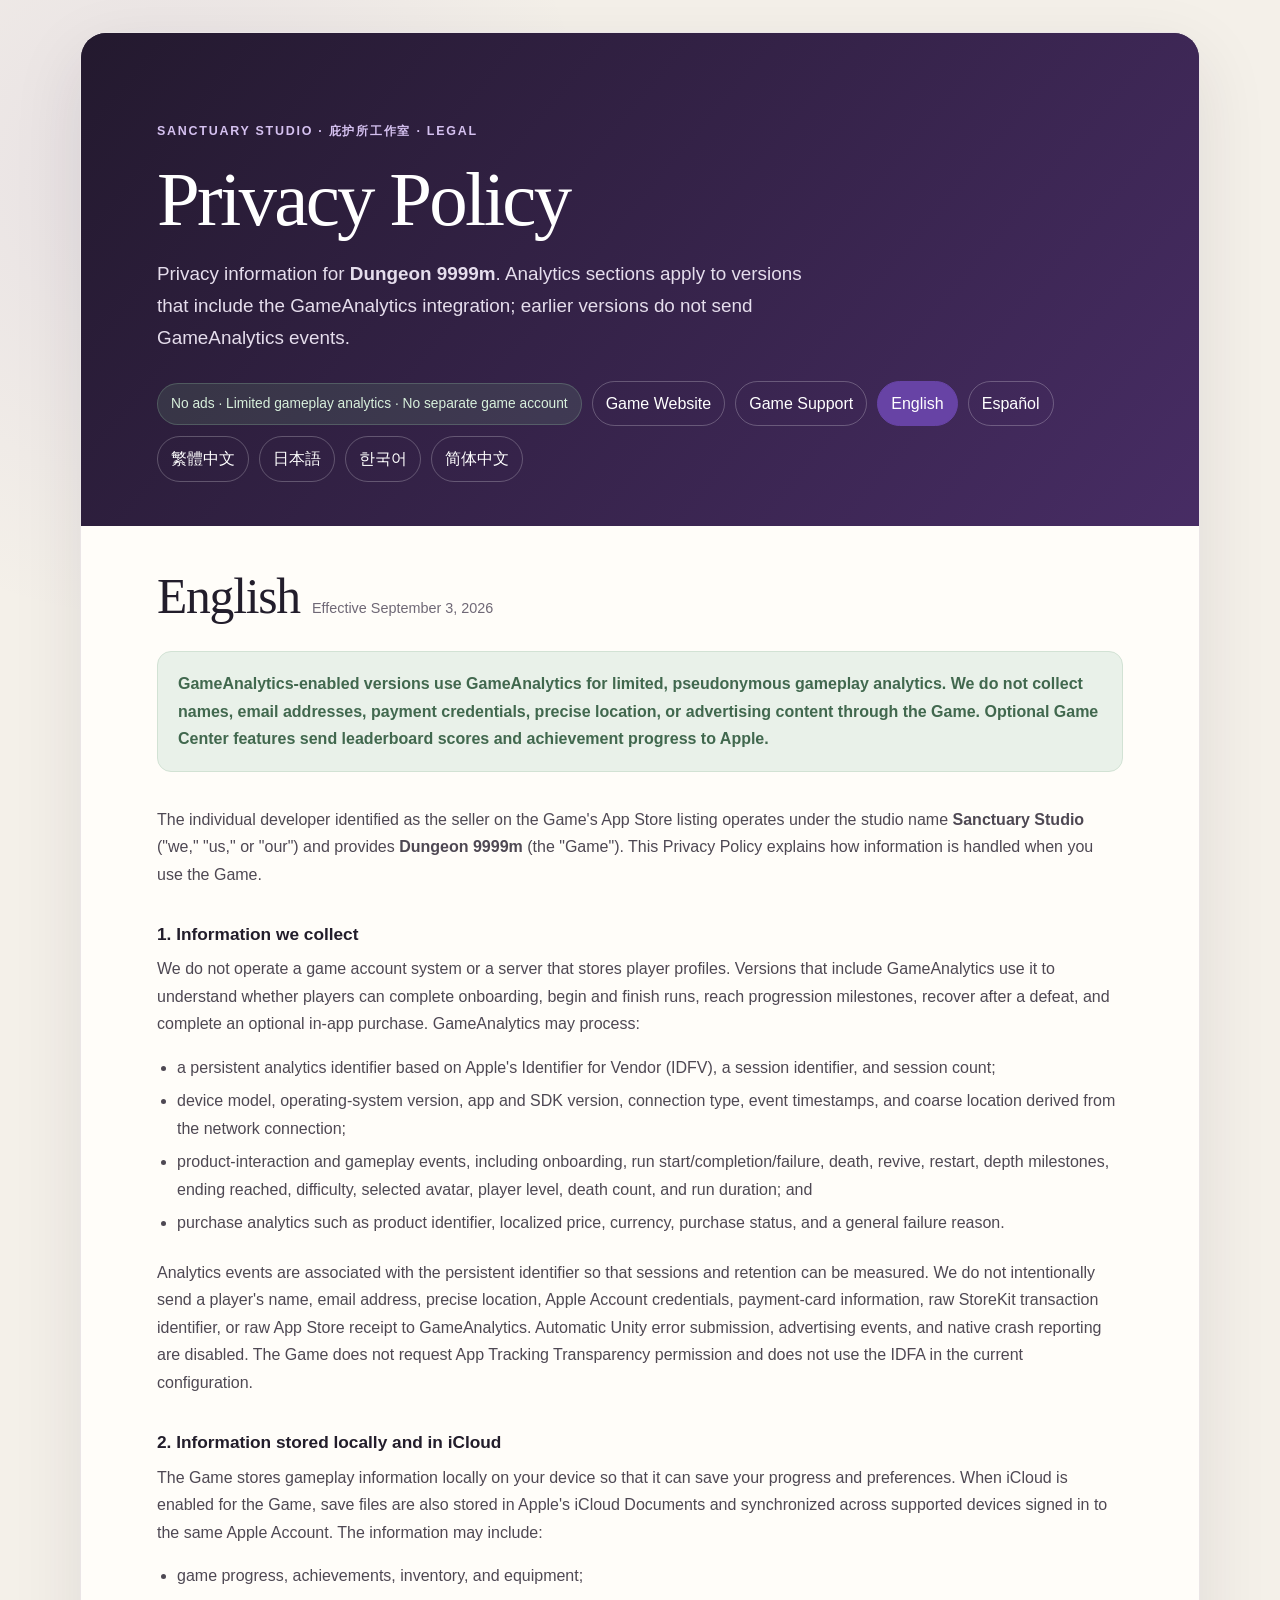
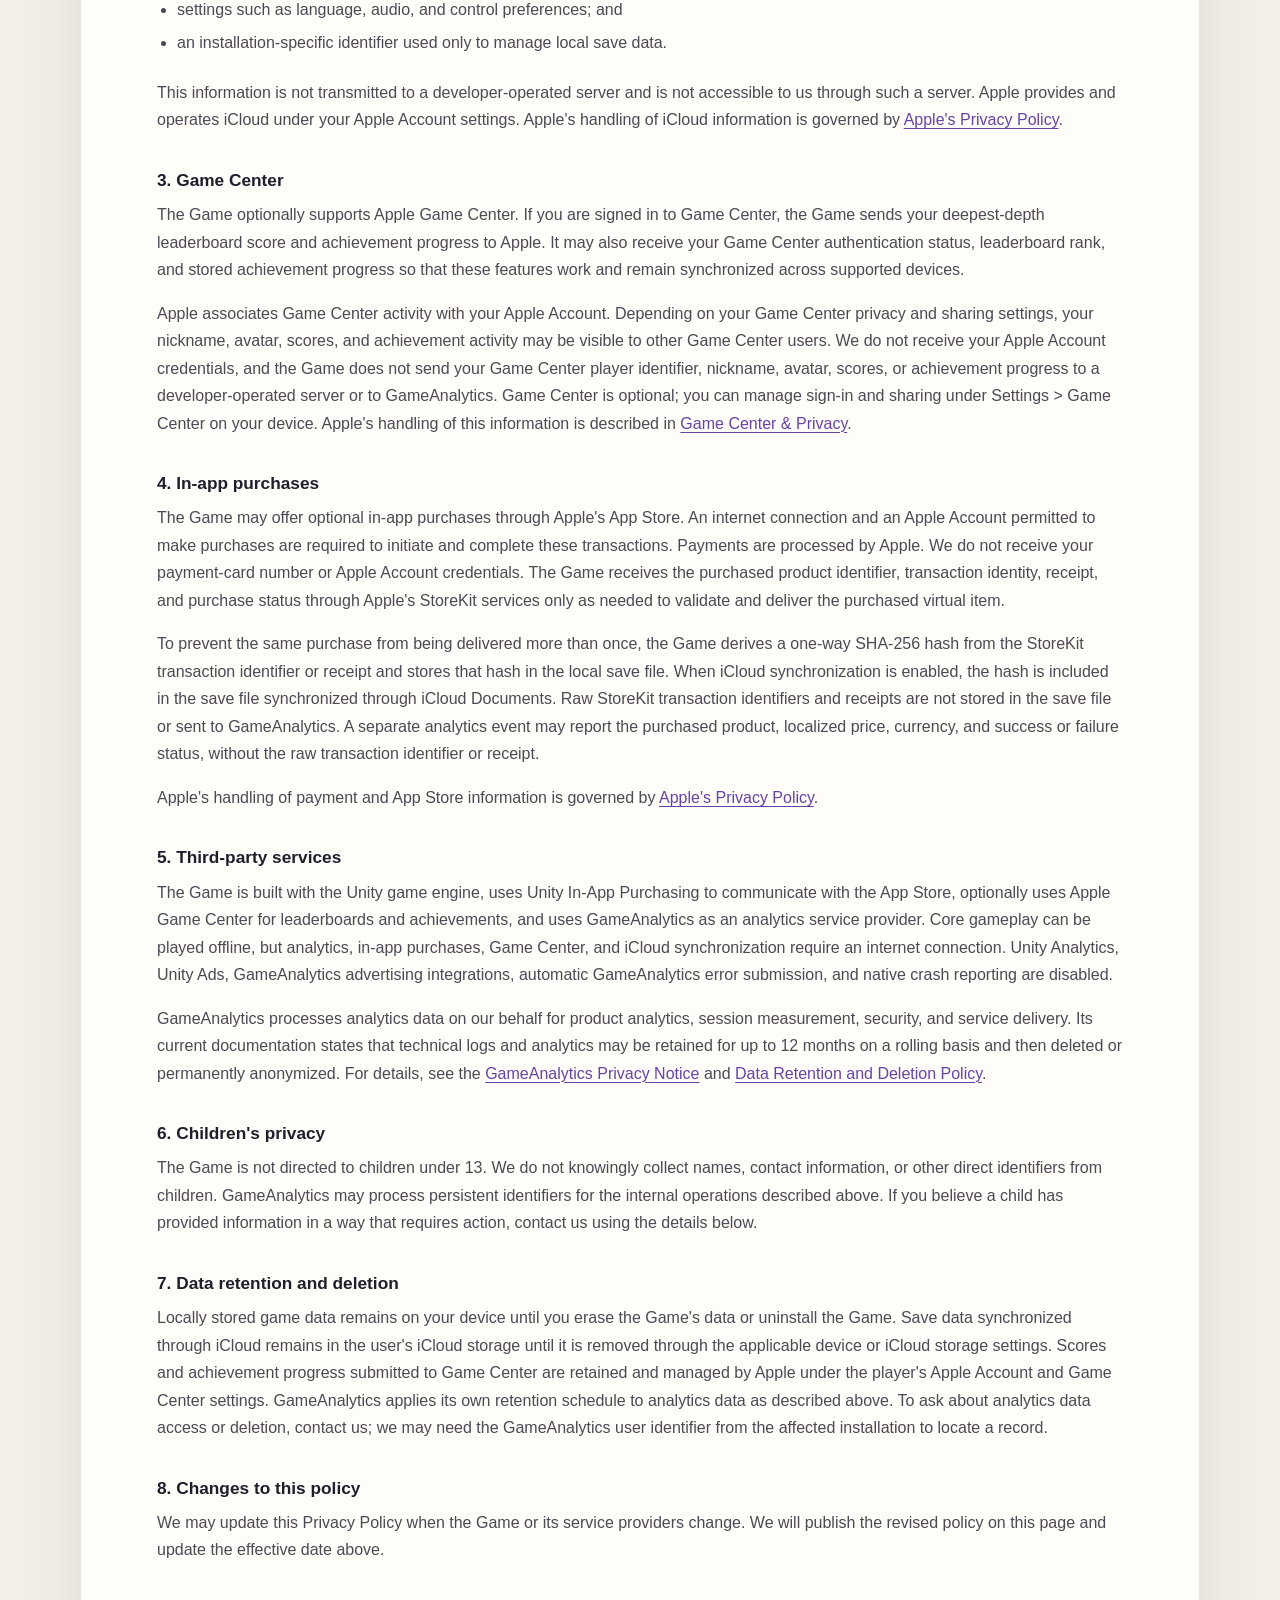
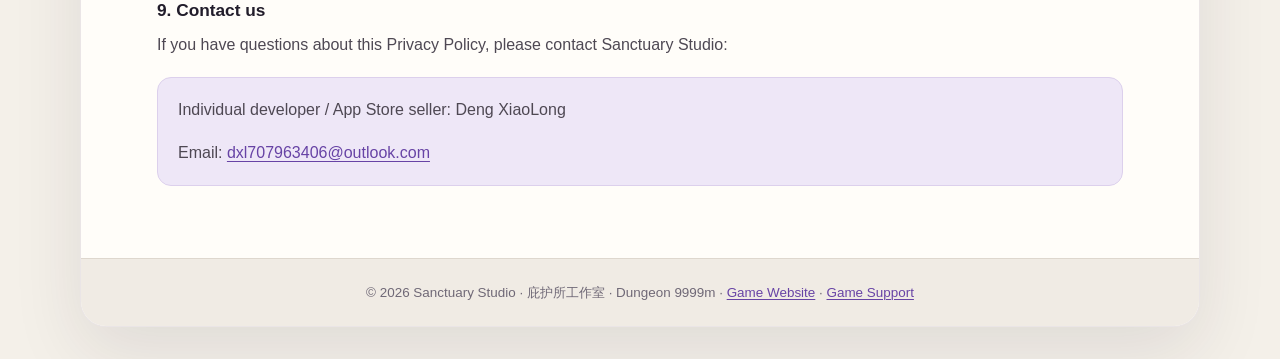
<file: index.html>
<!doctype html>
<html lang="en">
  <head>
    <meta charset="utf-8" />
    <meta name="viewport" content="width=device-width, initial-scale=1" />
    <meta name="color-scheme" content="light" />
    <meta name="robots" content="index,follow" />
    <meta
      name="description"
      content="Privacy Policy for Dungeon 9999m by Sanctuary Studio."
    />
    <title>Privacy Policy | Dungeon 9999m</title>
    <style>
      :root {
        --ink: #221d2b;
        --muted: #6f6876;
        --paper: #fffdf9;
        --canvas: #f4f0e9;
        --line: #ded7ce;
        --accent: #6743a5;
        --accent-soft: #eee7f7;
        --success: #41684e;
        --success-soft: #e9f1e9;
        --shadow: 0 24px 70px rgba(40, 30, 50, 0.1);
      }

      * {
        box-sizing: border-box;
      }

      html {
        scroll-behavior: smooth;
      }

      body {
        margin: 0;
        color: var(--ink);
        background:
          radial-gradient(circle at 12% 5%, rgba(103, 67, 165, 0.09), transparent 28rem),
          var(--canvas);
        font-family:
          Inter, ui-sans-serif, -apple-system, BlinkMacSystemFont, "Segoe UI",
          "PingFang SC", "Hiragino Sans GB", "Microsoft YaHei", sans-serif;
        line-height: 1.72;
        -webkit-font-smoothing: antialiased;
      }

      a {
        color: var(--accent);
        text-decoration-thickness: 1px;
        text-underline-offset: 0.18em;
      }

      a:hover {
        text-decoration-thickness: 2px;
      }

      .page-shell {
        width: min(1120px, calc(100% - 32px));
        margin: 32px auto;
        overflow: hidden;
        background: var(--paper);
        border: 1px solid rgba(122, 108, 130, 0.16);
        border-radius: 26px;
        box-shadow: var(--shadow);
      }

      .hero {
        padding: clamp(40px, 8vw, 88px) clamp(24px, 7vw, 76px) 44px;
        color: #fff;
        background:
          linear-gradient(130deg, rgba(35, 25, 46, 0.98), rgba(73, 45, 103, 0.94)),
          #2c2135;
      }

      .eyebrow {
        margin: 0 0 18px;
        color: #d5c1f0;
        font-size: 0.78rem;
        font-weight: 750;
        letter-spacing: 0.14em;
        text-transform: uppercase;
      }

      h1,
      h2,
      h3,
      p {
        margin-top: 0;
      }

      h1 {
        max-width: 760px;
        margin-bottom: 18px;
        font-family: Georgia, "Times New Roman", "Songti SC", serif;
        font-size: clamp(2.4rem, 6vw, 5rem);
        font-weight: 500;
        line-height: 1.03;
        letter-spacing: -0.035em;
      }

      .hero-summary {
        max-width: 680px;
        margin-bottom: 26px;
        color: #e5ddec;
        font-size: clamp(1rem, 2vw, 1.18rem);
      }

      .hero-meta {
        display: flex;
        flex-wrap: wrap;
        gap: 10px;
        align-items: center;
      }

      .badge,
      .language-link {
        min-height: 38px;
        padding: 8px 13px;
        border-radius: 999px;
        font-size: 0.86rem;
      }

      .badge {
        color: #d8f0dc;
        background: rgba(119, 190, 134, 0.15);
        border: 1px solid rgba(169, 224, 180, 0.22);
      }

      .language-link {
        color: #fff;
        border: 1px solid rgba(255, 255, 255, 0.24);
        background: transparent;
        font: inherit;
        text-decoration: none;
        cursor: pointer;
      }

      .language-link:hover,
      .language-link:focus-visible {
        color: #fff;
        border-color: var(--accent);
        background: var(--accent);
      }

      .language-link[aria-pressed="true"] {
        color: #fff;
        border-color: var(--accent);
        background: var(--accent);
      }

      .content-grid {
        display: grid;
        grid-template-columns: minmax(0, 1fr);
        padding: 42px clamp(24px, 7vw, 76px) 72px;
      }

      .side-nav {
        align-self: start;
        position: sticky;
        top: 24px;
      }

      .side-nav strong {
        display: block;
        margin-bottom: 10px;
        font-size: 0.78rem;
        letter-spacing: 0.1em;
        text-transform: uppercase;
      }

      .side-nav a {
        display: block;
        padding: 6px 0;
        color: var(--muted);
        font-size: 0.92rem;
        text-decoration: none;
      }

      .side-nav a:hover {
        color: var(--accent);
      }

      .policy-section {
        scroll-margin-top: 28px;
      }

      .policy-section[hidden] {
        display: none;
      }

      .policy-section + .policy-section {
        margin-top: 48px;
        padding-top: 48px;
        border-top: 1px solid var(--line);
      }

      .policy-section:not([hidden]) {
        margin-top: 0;
        padding-top: 0;
        border-top: 0;
      }

      .language-heading {
        display: flex;
        flex-wrap: wrap;
        gap: 12px;
        align-items: baseline;
        margin-bottom: 26px;
      }

      .language-heading h2 {
        margin-bottom: 0;
        font-family: Georgia, "Times New Roman", "Songti SC", serif;
        font-size: clamp(2rem, 4vw, 3.1rem);
        font-weight: 500;
        line-height: 1.15;
        letter-spacing: -0.025em;
      }

      .updated {
        color: var(--muted);
        font-size: 0.9rem;
      }

      .summary-card {
        margin: 0 0 34px;
        padding: 18px 20px;
        color: var(--success);
        background: var(--success-soft);
        border: 1px solid #d2e2d4;
        border-radius: 14px;
        font-weight: 650;
      }

      article h3 {
        margin: 34px 0 9px;
        font-size: 1.08rem;
        line-height: 1.4;
      }

      article p,
      article li {
        color: #4e4853;
      }

      article ul {
        margin: 12px 0 22px;
        padding-left: 1.25rem;
      }

      article li + li {
        margin-top: 6px;
      }

      .contact-card {
        margin-top: 18px;
        padding: 18px 20px;
        background: var(--accent-soft);
        border: 1px solid #dcd0ec;
        border-radius: 14px;
      }

      .contact-card p:last-child {
        margin-bottom: 0;
      }

      footer {
        padding: 22px clamp(24px, 7vw, 76px);
        color: var(--muted);
        background: #f0ebe4;
        border-top: 1px solid var(--line);
        font-size: 0.84rem;
        text-align: center;
      }

      @media (max-width: 760px) {
        .page-shell {
          width: min(100% - 16px, 1120px);
          margin: 8px auto;
          border-radius: 18px;
        }

        .content-grid {
          grid-template-columns: 1fr;
          padding-bottom: 50px;
        }

        .side-nav {
          position: static;
          display: flex;
          flex-wrap: wrap;
          gap: 10px;
          padding-bottom: 22px;
          border-bottom: 1px solid var(--line);
        }

        .side-nav strong {
          display: none;
        }

        .side-nav a {
          padding: 8px 12px;
          background: var(--accent-soft);
          border-radius: 999px;
        }
      }

      @media print {
        body {
          background: #fff;
        }

        .page-shell {
          width: 100%;
          margin: 0;
          border: 0;
          border-radius: 0;
          box-shadow: none;
        }

        .hero {
          color: #111;
          background: #fff;
          border-bottom: 1px solid #ccc;
        }

        .hero-summary,
        .eyebrow {
          color: #333;
        }

        .hero-meta,
        .side-nav {
          display: none;
        }

        .content-grid {
          display: block;
        }
      }
    </style>
  </head>
  <body>
    <main class="page-shell">
      <header class="hero">
        <p class="eyebrow">Sanctuary Studio · 庇护所工作室 · Legal</p>
        <h1>Privacy Policy</h1>
        <p class="hero-summary">
          Privacy information for <strong>Dungeon 9999m</strong>.
          Analytics sections apply to versions that include the GameAnalytics
          integration; earlier versions do not send GameAnalytics events.
        </p>
        <div class="hero-meta">
          <span class="badge">No ads · Limited gameplay analytics · No separate game account</span>
          <a class="language-link" href="./game.html?lang=en" data-game-link>Game Website</a>
          <a class="language-link" href="./support.html#english" data-support-link>Game Support</a>
          <button class="language-link" type="button" data-policy-language="english" aria-pressed="true">English</button>
          <button class="language-link" type="button" data-policy-language="spanish" aria-pressed="false" lang="es">Español</button>
          <button class="language-link" type="button" data-policy-language="traditional-chinese" aria-pressed="false" lang="zh-Hant">繁體中文</button>
          <button class="language-link" type="button" data-policy-language="japanese" aria-pressed="false" lang="ja">日本語</button>
          <button class="language-link" type="button" data-policy-language="korean" aria-pressed="false" lang="ko">한국어</button>
          <button class="language-link" type="button" data-policy-language="chinese" aria-pressed="false" lang="zh-Hans">简体中文</button>
        </div>
      </header>

      <div class="content-grid">
        <div>
          <article class="policy-section" id="english" data-policy-panel="english" lang="en">
            <div class="language-heading">
              <h2>English</h2>
              <span class="updated">Effective September 3, 2026</span>
            </div>

            <p class="summary-card">
              GameAnalytics-enabled versions use GameAnalytics for limited, pseudonymous gameplay
              analytics. We do not collect names, email addresses, payment
              credentials, precise location, or advertising content through
              the Game. Optional Game Center features send leaderboard scores
              and achievement progress to Apple.
            </p>

            <p>
              The individual developer identified as the seller on the Game's
              App Store listing operates under the studio name
              <strong>Sanctuary Studio</strong> ("we," "us," or "our") and
              provides <strong>Dungeon 9999m</strong> (the
              "Game"). This Privacy Policy explains how information is handled
              when you use the Game.
            </p>

            <h3>1. Information we collect</h3>
            <p>
              We do not operate a game account system or a server that stores
              player profiles. Versions that include GameAnalytics use it to understand
              whether players can complete onboarding, begin and finish runs,
              reach progression milestones, recover after a defeat, and
              complete an optional in-app purchase. GameAnalytics may process:
            </p>
            <ul>
              <li>
                a persistent analytics identifier based on Apple's Identifier
                for Vendor (IDFV), a session identifier, and session count;
              </li>
              <li>
                device model, operating-system version, app and SDK version,
                connection type, event timestamps, and coarse location derived
                from the network connection;
              </li>
              <li>
                product-interaction and gameplay events, including onboarding,
                run start/completion/failure, death, revive, restart, depth
                milestones, ending reached, difficulty, selected avatar,
                player level, death count, and run duration; and
              </li>
              <li>
                purchase analytics such as product identifier, localized price,
                currency, purchase status, and a general failure reason.
              </li>
            </ul>
            <p>
              Analytics events are associated with the persistent identifier
              so that sessions and retention can be measured. We do not
              intentionally send a player's name, email address, precise
              location, Apple Account credentials, payment-card information,
              raw StoreKit transaction identifier, or raw App Store receipt to
              GameAnalytics. Automatic Unity error submission, advertising
              events, and native crash reporting are disabled. The Game does
              not request App Tracking Transparency permission and does not use
              the IDFA in the current configuration.
            </p>

            <h3>2. Information stored locally and in iCloud</h3>
            <p>
              The Game stores gameplay information locally on your device so
              that it can save your progress and preferences. When iCloud is
              enabled for the Game, save files are also stored in Apple's
              iCloud Documents and synchronized across supported devices signed
              in to the same Apple Account. The information may include:
            </p>
            <ul>
              <li>game progress, achievements, inventory, and equipment;</li>
              <li>settings such as language, audio, and control preferences; and</li>
              <li>an installation-specific identifier used only to manage local save data.</li>
            </ul>
            <p>
              This information is not transmitted to a developer-operated
              server and is not accessible to us through such a server. Apple
              provides and operates iCloud under your Apple Account settings.
              Apple's handling of iCloud information is governed by
              <a href="https://www.apple.com/legal/privacy/" rel="noopener">Apple's Privacy Policy</a>.
            </p>

            <h3>3. Game Center</h3>
            <p>
              The Game optionally supports Apple Game Center. If you are signed
              in to Game Center, the Game sends your deepest-depth leaderboard
              score and achievement progress to Apple. It may also receive your
              Game Center authentication status, leaderboard rank, and stored
              achievement progress so that these features work and remain
              synchronized across supported devices.
            </p>
            <p>
              Apple associates Game Center activity with your Apple Account.
              Depending on your Game Center privacy and sharing settings, your
              nickname, avatar, scores, and achievement activity may be visible
              to other Game Center users. We do not receive your Apple Account
              credentials, and the Game does not send your Game Center player
              identifier, nickname, avatar, scores, or achievement progress to
              a developer-operated server or to GameAnalytics. Game Center is
              optional; you can manage sign-in and sharing under Settings &gt;
              Game Center on your device. Apple's handling of this information
              is described in
              <a href="https://www.apple.com/legal/privacy/data/en/game-center/" rel="noopener">Game Center &amp; Privacy</a>.
            </p>

            <h3>4. In-app purchases</h3>
            <p>
              The Game may offer optional in-app purchases through Apple's App
              Store. An internet connection and an Apple Account permitted to
              make purchases are required to initiate and complete these
              transactions. Payments are processed by Apple. We do not receive
              your payment-card number or Apple Account credentials. The Game
              receives the purchased product identifier, transaction identity,
              receipt, and purchase status through Apple's StoreKit services
              only as needed to validate and deliver the purchased virtual item.
            </p>
            <p>
              To prevent the same purchase from being delivered more than once,
              the Game derives a one-way SHA-256 hash from the StoreKit
              transaction identifier or receipt and stores that hash in the
              local save file. When iCloud synchronization is enabled, the hash
              is included in the save file synchronized through iCloud
              Documents. Raw StoreKit transaction identifiers and receipts are
              not stored in the save file or sent to GameAnalytics. A separate
              analytics event may report the purchased product, localized
              price, currency, and success or failure status, without the raw
              transaction identifier or receipt.
            </p>
            <p>
              Apple's handling of payment and App Store information is governed
              by <a href="https://www.apple.com/legal/privacy/" rel="noopener">Apple's Privacy Policy</a>.
            </p>

            <h3>5. Third-party services</h3>
            <p>
              The Game is built with the Unity game engine, uses Unity In-App
              Purchasing to communicate with the App Store, optionally uses
              Apple Game Center for leaderboards and achievements, and uses
              GameAnalytics as an analytics service provider. Core gameplay can
              be played offline, but analytics, in-app purchases, Game Center,
              and iCloud synchronization require an internet connection. Unity
              Analytics, Unity Ads, GameAnalytics advertising integrations,
              automatic GameAnalytics error submission, and native crash
              reporting are disabled.
            </p>
            <p>
              GameAnalytics processes analytics data on our behalf for product
              analytics, session measurement, security, and service delivery.
              Its current documentation states that technical logs and
              analytics may be retained for up to 12 months on a rolling basis
              and then deleted or permanently anonymized. For details, see the
              <a href="https://www.gameanalytics.com/trust/privacy-notice" rel="noopener">GameAnalytics Privacy Notice</a>
              and
              <a href="https://www.gameanalytics.com/trust/data-retention-and-deletion-policy" rel="noopener">Data Retention and Deletion Policy</a>.
            </p>

            <h3>6. Children's privacy</h3>
            <p>
              The Game is not directed to children under 13. We do not
              knowingly collect names, contact information, or other direct
              identifiers from children. GameAnalytics may process persistent
              identifiers for the internal operations described above. If you
              believe a child has provided information in a way that requires
              action, contact us using the details below.
            </p>

            <h3>7. Data retention and deletion</h3>
            <p>
              Locally stored game data remains on your device until you erase
              the Game's data or uninstall the Game. Save data synchronized
              through iCloud remains in the user's iCloud storage until it is
              removed through the applicable device or iCloud storage settings.
              Scores and achievement progress submitted to Game Center are
              retained and managed by Apple under the player's Apple Account
              and Game Center settings.
              GameAnalytics applies its own retention schedule to analytics
              data as described above. To ask about analytics data access or
              deletion, contact us; we may need the GameAnalytics user
              identifier from the affected installation to locate a record.
            </p>

            <h3>8. Changes to this policy</h3>
            <p>
              We may update this Privacy Policy when the Game or its service
              providers change. We will publish the revised policy on this page
              and update the effective date above.
            </p>

            <h3>9. Contact us</h3>
            <p>
              If you have questions about this Privacy Policy, please contact
              Sanctuary Studio:
            </p>
            <div class="contact-card">
              <p>
                Individual developer / App Store seller:
                <span>Deng XiaoLong</span>
              </p>
              <p>
                Email:
                <a href="mailto:dxl707963406@outlook.com">dxl707963406@outlook.com</a>
              </p>
            </div>
          </article>

          <article class="policy-section" id="chinese" data-policy-panel="chinese" lang="zh-Hans" hidden>
            <div class="language-heading">
              <h2>简体中文</h2>
              <span class="updated">生效日期：2026 年 9 月 3 日</span>
            </div>

            <p class="summary-card">
              包含 GameAnalytics 的版本会使用该服务收集有限的假名化游戏分析数据。较早版本不会发送
              GameAnalytics 事件。我们不会通过本游戏收集姓名、
              电子邮箱、付款凭据、精确位置或广告内容。可选的 Game Center
              功能会将排行榜分数和成就进度提交给 Apple。
            </p>

            <p>
              本游戏由 App Store 商品页所列的个人开发者以“庇护所工作室（Sanctuary
              Studio）”名义独立开发和运营（以下简称“我们”）。本隐私政策适用于《Dungeon
              9999m》（以下简称“本游戏”），并说明您使用本游戏时相关信息将如何被处理。
            </p>

            <h3>1. 我们收集的信息</h3>
            <p>
              我们不运营游戏账号系统，也不运营保存玩家档案的服务器。包含 GameAnalytics 的版本使用
              GameAnalytics 了解玩家是否能够完成新手引导、开始及完成一局游戏、到达进度里程碑、
              在失败后复活或重开，以及完成可选的 App 内购买。GameAnalytics 可能处理：
            </p>
            <ul>
              <li>基于 Apple 供应商标识符（IDFV）的持久分析标识符、会话标识符及会话次数；</li>
              <li>设备型号、操作系统版本、App 与 SDK 版本、连接类型、事件时间及根据网络连接推断的粗略位置；</li>
              <li>新手引导、开局、完成、失败、死亡、复活、重开、深度里程碑、结局、难度、角色、玩家等级、死亡次数及单局时长等产品交互和游戏事件；</li>
              <li>商品标识符、本地化价格、货币、购买状态及一般失败原因等购买分析数据。</li>
            </ul>
            <p>
              为了衡量会话与留存，分析事件会与持久标识符关联。我们不会有意向 GameAnalytics
              发送玩家姓名、电子邮箱、精确位置、Apple 账户凭据、银行卡信息、原始 StoreKit
              交易标识符或原始 App Store 收据。GameAnalytics 的 Unity 自动错误上传、广告事件和原生崩溃报告均已关闭。
              本游戏当前不会请求 App 跟踪透明度（ATT）权限，也不会使用 IDFA。
            </p>

            <h3>2. 存储在设备本地及 iCloud 中的信息</h3>
            <p>
              为了保存游戏进度与偏好，本游戏会在您的设备本地存储相关信息。当您为本游戏开启
              iCloud 后，存档文件还会存储在 Apple 的 iCloud Documents
              中，并在登录同一 Apple 账户的受支持设备之间同步。相关信息可能包括：
            </p>
            <ul>
              <li>游戏进度、成就、背包和装备；</li>
              <li>语言、声音和操作等设置；</li>
              <li>仅用于管理本地存档的安装标识符。</li>
            </ul>
            <p>
              这些信息不会传输至开发者运营的服务器，我们也不会通过此类服务器访问这些信息。
              iCloud 由 Apple 根据您的 Apple 账户设置提供和运营，Apple 对 iCloud
              信息的处理适用
              <a href="https://www.apple.com/legal/privacy/zh-cn/" rel="noopener">Apple 隐私政策</a>。
            </p>

            <h3>3. Game Center</h3>
            <p>
              本游戏可选支持 Apple Game Center。当您已登录 Game Center 时，本游戏会将您的最深下降距离排行榜分数及成就进度提交给 Apple；同时可能读取 Game Center
              的登录状态、排行榜名次和已保存的成就进度，以提供相关功能并在受支持的设备间保持同步。
            </p>
            <p>
              Apple 会将 Game Center 活动与您的 Apple 账户关联。根据您的 Game Center
              隐私与共享设置，您的昵称、头像、分数及成就活动可能对其他 Game Center 用户可见。
              我们不会获取您的 Apple 账户凭据；本游戏也不会将您的 Game Center 玩家标识符、昵称、头像、分数或成就进度发送到开发者运营的服务器或 GameAnalytics。
              Game Center 为可选功能，您可以在设备的“设置 &gt; Game Center”中管理登录和共享设置。Apple 对这些信息的处理说明请参阅
              <a href="https://www.apple.com/legal/privacy/data/en/game-center/" rel="noopener">Game Center 与隐私</a>。
            </p>

            <h3>4. App 内购买</h3>
            <p>
              本游戏可能通过 Apple App Store 提供可选的 App 内购买。发起及完成此类交易需要网络连接，以及获准进行购买的 Apple 账户。付款由 Apple
              处理，我们不会获取您的银行卡号或 Apple 账户凭据。本游戏仅会通过 Apple
              StoreKit 获取所购商品标识符、交易标识、收据及购买状态，用于验证购买并发放相应的虚拟物品。
            </p>
            <p>
              为防止同一笔购买被重复发放，本游戏会根据 StoreKit 交易标识符或收据生成单向
              SHA-256 哈希值，并将该哈希值保存在本地存档中。当您开启 iCloud
              同步时，该哈希值也会随存档通过 iCloud Documents 同步。原始 StoreKit
              交易标识符和收据不会保存在存档中，也不会发送至 GameAnalytics。另一条购买分析事件可能报告所购商品、
              本地化价格、货币以及成功或失败状态，但不会包含原始交易标识符或收据。
            </p>
            <p>
              Apple 对付款及 App Store 信息的处理适用
              <a href="https://www.apple.com/legal/privacy/zh-cn/" rel="noopener">Apple 隐私政策</a>。
            </p>

            <h3>5. 第三方服务</h3>
            <p>
              本游戏使用 Unity 游戏引擎开发，使用 Unity In-App Purchasing 与 App Store
              通信，可选使用 Apple Game Center 提供排行榜和成就，并使用 GameAnalytics
              作为数据分析服务商。核心游戏内容可以离线游玩，但数据分析、App 内购买、Game Center
              和 iCloud 同步需要网络连接。Unity Analytics、Unity Ads、GameAnalytics
              广告集成、GameAnalytics 自动错误上传及原生崩溃报告均已关闭。
            </p>
            <p>
              GameAnalytics 代表我们处理分析数据，用于产品分析、会话衡量、安全和服务提供。
              其当前说明称，技术日志与分析数据可能按滚动周期保留最长 12 个月，之后删除或永久匿名化。
              详情请参阅
              <a href="https://www.gameanalytics.com/trust/privacy-notice" rel="noopener">GameAnalytics 隐私声明</a>
              及
              <a href="https://www.gameanalytics.com/trust/data-retention-and-deletion-policy" rel="noopener">数据保留与删除政策</a>。
            </p>

            <h3>6. 儿童隐私</h3>
            <p>
              本游戏并非面向 13 岁以下儿童。我们不会有意收集儿童的姓名、联系信息或其他直接标识符。
              GameAnalytics 可能为上述内部运营目的处理持久标识符。如您认为有儿童以需要我们采取措施的方式提供了信息，
              请通过下方方式联系我们。
            </p>

            <h3>7. 数据保留与删除</h3>
            <p>
              保存在设备本地的游戏数据将一直留存在您的设备上，直至您清除本游戏的数据或卸载本游戏。
              通过 iCloud 同步的存档会保留在用户的 iCloud 存储中，直至用户通过设备或
              iCloud 存储设置将其删除。提交至 Game Center 的分数和成就进度由 Apple
              根据玩家的 Apple 账户及 Game Center 设置保留和管理。GameAnalytics 会根据上述保留周期处理分析数据。
              如需查询或删除分析数据，请联系我们；为了定位记录，我们可能需要相关安装中的 GameAnalytics 用户标识符。
            </p>

            <h3>8. 本政策的变更</h3>
            <p>
              当本游戏或其服务提供商发生变化时，我们可能更新本隐私政策。修订后的政策将在本页面发布，并更新上述生效日期。
            </p>

            <h3>9. 联系我们</h3>
            <p>如对本隐私政策有任何疑问，请联系庇护所工作室：</p>
            <div class="contact-card">
              <p>
                个人开发者 / App Store 销售方：
                <span>Deng XiaoLong</span>
              </p>
              <p>
                电子邮箱：
                <a href="mailto:dxl707963406@outlook.com">dxl707963406@outlook.com</a>
              </p>
            </div>
          </article>

          <article class="policy-section" id="spanish" data-policy-panel="spanish" lang="es" hidden>
            <div class="language-heading">
              <h2>Español</h2>
              <span class="updated">Fecha de entrada en vigor: 3 de septiembre de 2026</span>
            </div>

            <p class="summary-card">
              Las versiones que incluyen GameAnalytics lo utilizan para obtener análisis limitados y
              seudónimos del uso del juego. No recopilamos nombres, direcciones
              de correo electrónico, credenciales de pago, ubicación precisa ni
              contenido publicitario a través del Juego. Las funciones opcionales
              de Game Center envían a Apple las puntuaciones de las clasificaciones
              y el progreso de los logros.
            </p>

            <p>
              El desarrollador individual identificado como vendedor en la
              página del Juego en el App Store opera bajo el nombre comercial
              <strong>Sanctuary Studio</strong> (en adelante, «nosotros») y
              ofrece <strong>Dungeon 9999m</strong> (en adelante,
              el «Juego»). Esta Política de privacidad explica cómo se trata la
              información cuando utiliza el Juego.
            </p>

            <h3>1. Información que recopilamos</h3>
            <p>
              Las versiones anteriores no envían eventos a GameAnalytics. No
              gestionamos cuentas del Juego ni un servidor que almacene
              perfiles de jugadores. Las versiones que incluyen GameAnalytics lo utilizan para saber
              si los jugadores completan la introducción, comienzan y terminan
              partidas, alcanzan hitos, se recuperan tras una derrota y
              completan compras opcionales. GameAnalytics puede tratar:
            </p>
            <ul>
              <li>
                un identificador analítico persistente basado en el
                identificador para proveedores de Apple (IDFV), un
                identificador de sesión y el número de sesiones;
              </li>
              <li>
                modelo del dispositivo, versión del sistema operativo,
                versiones de la app y del SDK, tipo de conexión, marcas de
                tiempo y ubicación aproximada derivada de la conexión de red;
              </li>
              <li>
                eventos de interacción y juego como introducción, inicio,
                finalización o fallo de una partida, muerte, reanimación,
                reinicio, hitos de profundidad, final alcanzado, dificultad,
                avatar, nivel, número de muertes y duración; y
              </li>
              <li>
                análisis de compras como producto, precio localizado, moneda,
                estado y un motivo general de fallo.
              </li>
            </ul>
            <p>
              Los eventos se asocian al identificador persistente para medir
              sesiones y retención. No enviamos intencionadamente a
              GameAnalytics nombres, correos electrónicos, ubicación precisa,
              credenciales de Apple, datos de tarjetas, identificadores de
              transacción de StoreKit ni recibos originales del App Store. El
              envío automático de errores de Unity, los eventos publicitarios y
              los informes de fallos nativos están desactivados. El Juego no
              solicita permiso de Transparencia de Seguimiento de Apps (ATT) y
              no utiliza el IDFA con la configuración actual.
            </p>

            <h3>2. Información almacenada localmente y en iCloud</h3>
            <p>
              El Juego almacena información de juego localmente en su
              dispositivo para guardar su progreso y sus preferencias. Cuando
              iCloud está activado para el Juego, los archivos de guardado
              también se almacenan en iCloud Documents de Apple y se sincronizan
              entre dispositivos compatibles que utilizan la misma cuenta de
              Apple. Esta información puede incluir:
            </p>
            <ul>
              <li>progreso, logros, inventario y equipamiento del juego;</li>
              <li>ajustes de idioma, sonido y controles; y</li>
              <li>
                un identificador específico de la instalación utilizado
                únicamente para gestionar los datos de guardado local.
              </li>
            </ul>
            <p>
              Esta información no se transmite a servidores operados por el
              desarrollador ni podemos acceder a ella mediante dichos servidores.
              Apple proporciona y gestiona iCloud de acuerdo con la configuración
              de su cuenta de Apple. El tratamiento de la información de iCloud
              por parte de Apple se rige por la
              <a href="https://www.apple.com/legal/privacy/es/" rel="noopener">Política de privacidad de Apple</a>.
            </p>

            <h3>3. Game Center</h3>
            <p>
              El Juego ofrece compatibilidad opcional con Apple Game Center. Si
              ha iniciado sesión en Game Center, el Juego envía a Apple su
              puntuación de mayor profundidad y el progreso de sus logros.
              También puede recibir el estado de autenticación de Game Center,
              la posición en la clasificación y el progreso almacenado de los
              logros para ofrecer estas funciones y mantenerlas sincronizadas
              entre dispositivos compatibles.
            </p>
            <p>
              Apple asocia la actividad de Game Center con su cuenta de Apple.
              Según sus ajustes de privacidad y uso compartido de Game Center,
              su apodo, avatar, puntuaciones y actividad de logros pueden ser
              visibles para otros usuarios de Game Center. No recibimos las
              credenciales de su cuenta de Apple, y el Juego no envía su
              identificador de jugador, apodo, avatar, puntuaciones ni progreso
              de logros de Game Center a servidores operados por el desarrollador
              ni a GameAnalytics. Game Center es opcional; puede gestionar el
              inicio de sesión y el uso compartido en Ajustes &gt; Game Center.
              Consulte
              <a href="https://www.apple.com/legal/privacy/data/en/game-center/" rel="noopener">Game Center y la privacidad</a>
              para obtener información sobre el tratamiento realizado por Apple.
            </p>

            <h3>4. Compras dentro de la app</h3>
            <p>
              El Juego puede ofrecer compras opcionales dentro de la app a
              través del App Store de Apple. Para iniciar y completar estas
              transacciones se necesita una conexión a Internet y una cuenta de
              Apple autorizada para realizar compras. Apple procesa los pagos.
              Nosotros no recibimos el número de su tarjeta de pago ni las
              credenciales de su cuenta de Apple. El Juego recibe, mediante los
              servicios StoreKit de Apple, el identificador del producto, la
              identidad de la transacción, el recibo y el estado de la compra
              únicamente para validar y entregar el artículo virtual
              correspondiente.
            </p>
            <p>
              Para impedir que una misma compra se entregue más de una vez, el
              Juego genera un hash SHA-256 unidireccional a partir del
              identificador de la transacción de StoreKit o del recibo y guarda
              dicho hash en el archivo local. Cuando iCloud está activado, el
              hash se incluye en el archivo sincronizado mediante iCloud
              Documents. Los identificadores de transacción y los recibos
              originales no se guardan en el archivo ni se envían a
              GameAnalytics. Un evento analítico independiente puede comunicar
              el producto, el precio localizado, la moneda y el estado de éxito
              o fallo sin incluir el identificador ni el recibo originales.
            </p>
            <p>
              El tratamiento que Apple realiza de la información de pago y del
              App Store se rige por la
              <a href="https://www.apple.com/legal/privacy/es/" rel="noopener">Política de privacidad de Apple</a>.
            </p>

            <h3>5. Servicios de terceros</h3>
            <p>
              El Juego se ha desarrollado con Unity, utiliza Unity In-App
              Purchasing para comunicarse con el App Store, utiliza opcionalmente
              Apple Game Center para clasificaciones y logros, y utiliza
              GameAnalytics como proveedor de análisis. El juego principal
              puede usarse sin conexión, pero los análisis, las compras, Game
              Center y la sincronización con iCloud requieren Internet. Unity
              Analytics, Unity Ads, las integraciones publicitarias de
              GameAnalytics, el envío automático de errores y los informes de
              fallos nativos están desactivados.
            </p>
            <p>
              GameAnalytics trata datos en nuestro nombre para análisis de
              producto, medición de sesiones, seguridad y prestación del
              servicio. Su documentación actual indica que los registros
              técnicos y datos analíticos pueden conservarse durante un máximo
              de 12 meses de forma continua y después eliminarse o anonimizarse
              permanentemente. Consulte el
              <a href="https://www.gameanalytics.com/trust/privacy-notice" rel="noopener">Aviso de privacidad de GameAnalytics</a>
              y su
              <a href="https://www.gameanalytics.com/trust/data-retention-and-deletion-policy" rel="noopener">Política de conservación y eliminación</a>.
            </p>

            <h3>6. Privacidad de los menores</h3>
            <p>
              El Juego no está dirigido a menores de 13 años. No recopilamos
              deliberadamente nombres, datos de contacto u otros identificadores
              directos de menores. GameAnalytics puede tratar identificadores
              persistentes para las operaciones internas descritas anteriormente.
              Si cree que un menor ha facilitado información que requiere una
              actuación, póngase en contacto con nosotros.
            </p>

            <h3>7. Conservación y eliminación de datos</h3>
            <p>
              Los datos locales permanecen en su dispositivo hasta que borre los
              datos del Juego o lo desinstale. Los datos sincronizados mediante
              iCloud permanecen en el almacenamiento de iCloud hasta que se
              eliminan desde los ajustes correspondientes. Apple conserva y
              gestiona las puntuaciones y el progreso de los logros enviados a
              Game Center de acuerdo con la cuenta de Apple y los ajustes de
              Game Center del jugador. GameAnalytics aplica
              su propio calendario de conservación a los datos analíticos. Para
              solicitar acceso o eliminación, contáctenos; puede que necesitemos
              el identificador de usuario de GameAnalytics de la instalación
              afectada para localizar el registro.
            </p>

            <h3>8. Cambios en esta política</h3>
            <p>
              Podemos actualizar esta Política de privacidad cuando cambien el
              Juego o sus proveedores. Publicaremos la versión revisada en esta
              página y actualizaremos la fecha de entrada en vigor.
            </p>

            <h3>9. Contacto</h3>
            <p>
              Si tiene alguna pregunta sobre esta Política de privacidad,
              póngase en contacto con Sanctuary Studio:
            </p>
            <div class="contact-card">
              <p>
                Desarrollador individual / vendedor en el App Store:
                <span>Deng XiaoLong</span>
              </p>
              <p>
                Correo electrónico:
                <a href="mailto:dxl707963406@outlook.com">dxl707963406@outlook.com</a>
              </p>
            </div>
          </article>

          <article class="policy-section" id="traditional-chinese" data-policy-panel="traditional-chinese" lang="zh-Hant" hidden>
            <div class="language-heading">
              <h2>繁體中文</h2>
              <span class="updated">生效日期：2026 年 9 月 3 日</span>
            </div>

            <p class="summary-card">
              包含 GameAnalytics 的版本會使用該服務收集有限的假名化遊戲分析資料。我們不會透過本遊戲收集姓名、電子郵件地址、付款憑證、精確位置或廣告內容。選用的 Game Center 功能會將排行榜分數及成就進度提交給 Apple。
            </p>

            <p>
              App Store 商品頁所列的個人開發者以 <strong>Sanctuary Studio（庇護所工作室）</strong>名義營運並提供《<strong>Dungeon 9999m</strong>》（以下稱「本遊戲」）。本隱私權政策說明您使用本遊戲時，相關資訊會如何受到處理。
            </p>

            <h3>1. 我們收集的資訊</h3>
            <p>
              我們不營運遊戲帳號系統，也不營運儲存玩家個人檔案的伺服器。包含 GameAnalytics 的版本會使用該服務瞭解玩家是否能完成新手教學、開始及完成一局遊戲、到達進度里程碑、在失敗後復活或重新開始，以及完成選用的 App 內購買。GameAnalytics 可能會處理：
            </p>
            <ul>
              <li>以 Apple 廠商識別碼（IDFV）為基礎的持久分析識別碼、工作階段識別碼及工作階段次數；</li>
              <li>裝置型號、作業系統版本、App 與 SDK 版本、連線類型、事件時間，以及由網路連線推斷的概略位置；</li>
              <li>新手教學、遊戲開始、完成或失敗、死亡、復活、重新開始、深度里程碑、抵達結局、難度、所選角色、玩家等級、死亡次數及單局時間等產品互動和遊戲事件；以及</li>
              <li>商品識別碼、本地化價格、幣別、購買狀態及一般失敗原因等購買分析資料。</li>
            </ul>
            <p>
              分析事件會與持久識別碼關聯，以衡量工作階段及留存。我們不會刻意向 GameAnalytics 傳送玩家姓名、電子郵件地址、精確位置、Apple 帳號憑證、付款卡資訊、原始 StoreKit 交易識別碼或原始 App Store 收據。Unity 自動錯誤上傳、廣告事件及原生當機報告均已停用。本遊戲目前不會要求 App 追蹤透明度（ATT）權限，也不會使用 IDFA。
            </p>

            <h3>2. 儲存在裝置本機及 iCloud 中的資訊</h3>
            <p>
              為了儲存遊戲進度和偏好，本遊戲會在您的裝置本機儲存相關資訊。為本遊戲啟用 iCloud 後，存檔也會儲存在 Apple 的 iCloud Documents，並在登入同一 Apple 帳號的支援裝置之間同步。相關資訊可能包括：
            </p>
            <ul>
              <li>遊戲進度、成就、物品欄及裝備；</li>
              <li>語言、音效及操作偏好等設定；以及</li>
              <li>僅用於管理本機存檔的安裝專用識別碼。</li>
            </ul>
            <p>
              這些資訊不會傳送至開發者營運的伺服器，我們也無法透過此類伺服器存取。iCloud 由 Apple 依照您的 Apple 帳號設定提供及營運；Apple 對 iCloud 資訊的處理受其
              <a href="https://www.apple.com/legal/privacy/" rel="noopener">隱私權政策</a>規範。
            </p>

            <h3>3. Game Center</h3>
            <p>
              本遊戲可選用 Apple Game Center。當您登入 Game Center 時，本遊戲會將您的最深下降距離排行榜分數和成就進度提交給 Apple；也可能接收 Game Center 驗證狀態、排行榜名次及已儲存的成就進度，以提供相關功能並在支援的裝置之間保持同步。
            </p>
            <p>
              Apple 會將 Game Center 活動與您的 Apple 帳號關聯。依照您的 Game Center 隱私及分享設定，暱稱、頭像、分數和成就活動可能會向其他 Game Center 使用者顯示。我們不會取得您的 Apple 帳號憑證；本遊戲也不會將 Game Center 玩家識別碼、暱稱、頭像、分數或成就進度傳送至開發者營運的伺服器或 GameAnalytics。Game Center 為選用功能，您可以在裝置的「設定 &gt; Game Center」中管理登入及分享設定。Apple 對此資訊的處理方式請參閱
              <a href="https://www.apple.com/legal/privacy/data/en/game-center/" rel="noopener">Game Center 與隱私權</a>。
            </p>

            <h3>4. App 內購買</h3>
            <p>
              本遊戲可能透過 Apple App Store 提供選用的 App 內購買。開始及完成交易需要網路連線，以及獲准購買的 Apple 帳號。付款由 Apple 處理，我們不會收到您的付款卡號或 Apple 帳號憑證。本遊戲只會在驗證購買並發放虛擬物品所需的範圍內，透過 Apple StoreKit 接收商品識別碼、交易識別、收據及購買狀態。
            </p>
            <p>
              為避免同一筆購買重複發放，本遊戲會由 StoreKit 交易識別碼或收據產生單向 SHA-256 雜湊值，並將該雜湊值儲存在本機存檔中。啟用 iCloud 同步後，此雜湊值也會隨存檔透過 iCloud Documents 同步。原始 StoreKit 交易識別碼和收據不會儲存在存檔中，也不會傳送至 GameAnalytics。獨立的購買分析事件可能會回報商品、本地化價格、幣別及成功或失敗狀態，但不包含原始交易識別碼或收據。
            </p>
            <p>
              Apple 對付款及 App Store 資訊的處理受其
              <a href="https://www.apple.com/legal/privacy/" rel="noopener">隱私權政策</a>規範。
            </p>

            <h3>5. 第三方服務</h3>
            <p>
              本遊戲使用 Unity 遊戲引擎開發，使用 Unity In-App Purchasing 與 App Store 通訊，可選用 Apple Game Center 提供排行榜及成就，並使用 GameAnalytics 作為分析服務供應商。核心遊戲內容可離線遊玩，但分析、App 內購買、Game Center 及 iCloud 同步需要網路連線。Unity Analytics、Unity Ads、GameAnalytics 廣告整合、GameAnalytics 自動錯誤上傳及原生當機報告均已停用。
            </p>
            <p>
              GameAnalytics 代表我們處理分析資料，用於產品分析、工作階段衡量、安全及服務提供。其現行文件指出，技術記錄和分析資料可能以滾動方式保留最長 12 個月，之後刪除或永久匿名化。詳情請參閱
              <a href="https://www.gameanalytics.com/trust/privacy-notice" rel="noopener">GameAnalytics 隱私權聲明</a>及
              <a href="https://www.gameanalytics.com/trust/data-retention-and-deletion-policy" rel="noopener">資料保留與刪除政策</a>。
            </p>

            <h3>6. 兒童隱私</h3>
            <p>
              本遊戲並非以 13 歲以下兒童為對象。我們不會蓄意收集兒童的姓名、聯絡資訊或其他直接識別碼。GameAnalytics 可能為上述內部營運目的處理持久識別碼。如果您認為兒童提供資訊的方式需要我們採取行動，請使用下方資料與我們聯絡。
            </p>

            <h3>7. 資料保留與刪除</h3>
            <p>
              儲存在裝置本機的遊戲資料會保留到您清除本遊戲資料或解除安裝本遊戲為止。透過 iCloud 同步的存檔會保留在使用者的 iCloud 儲存空間中，直到透過適用的裝置或 iCloud 儲存設定刪除。提交至 Game Center 的分數和成就進度由 Apple 依照玩家的 Apple 帳號及 Game Center 設定保留和管理。GameAnalytics 會依上述保留週期處理分析資料。如要查詢或刪除分析資料，請與我們聯絡；我們可能需要受影響安裝中的 GameAnalytics 使用者識別碼才能找到記錄。
            </p>

            <h3>8. 本政策的變更</h3>
            <p>當本遊戲或其服務供應商有所變更時，我們可能更新本隱私權政策。我們會在此頁面發布修訂版本，並更新上方的生效日期。</p>

            <h3>9. 聯絡我們</h3>
            <p>如對本隱私權政策有任何疑問，請聯絡 Sanctuary Studio：</p>
            <div class="contact-card">
              <p>個人開發者 / App Store 銷售方：<span>Deng XiaoLong</span></p>
              <p>電子郵件：<a href="mailto:dxl707963406@outlook.com">dxl707963406@outlook.com</a></p>
            </div>
          </article>

          <article class="policy-section" id="japanese" data-policy-panel="japanese" lang="ja" hidden>
            <div class="language-heading">
              <h2>日本語</h2>
              <span class="updated">発効日：2026年9月3日</span>
            </div>

            <p class="summary-card">
              GameAnalytics を含むバージョンでは、限定的な仮名化されたゲームプレイ分析のために同サービスを使用します。本ゲームを通じて氏名、メールアドレス、決済認証情報、正確な位置情報、広告コンテンツを収集することはありません。任意の Game Center 機能は、ランキングのスコアと実績の進捗を Apple に送信します。
            </p>

            <p>
              App Store の本ゲーム掲載ページで販売者として表示される個人開発者は、<strong>Sanctuary Studio</strong>（以下「当方」）の名称で <strong>Dungeon 9999m</strong>（以下「本ゲーム」）を提供しています。本プライバシーポリシーは、本ゲームの利用時に情報がどのように取り扱われるかを説明します。
            </p>

            <h3>1. 収集する情報</h3>
            <p>
              当方はゲームアカウントシステムやプレイヤープロフィールを保存するサーバーを運営していません。GameAnalytics を含むバージョンでは、プレイヤーがチュートリアルを完了できるか、プレイを開始・完了できるか、進行上の節目に到達できるか、敗北後に復活または再開できるか、任意のアプリ内購入を完了できるかを把握するために同サービスを使用します。GameAnalytics は次の情報を処理する場合があります。
            </p>
            <ul>
              <li>Apple の Vendor Identifier（IDFV）に基づく永続的な分析識別子、セッション識別子、セッション回数。</li>
              <li>端末モデル、OS バージョン、App と SDK のバージョン、接続種別、イベント時刻、ネットワーク接続から推定されるおおよその位置。</li>
              <li>チュートリアル、プレイの開始・完了・失敗、死亡、復活、再開、深度の節目、エンディング到達、難易度、選択キャラクター、プレイヤーレベル、死亡回数、プレイ時間などの操作・ゲームイベント。</li>
              <li>商品識別子、現地価格、通貨、購入状態、一般的な失敗理由などの購入分析情報。</li>
            </ul>
            <p>
              セッションと継続利用を測定するため、分析イベントは永続的な識別子に関連付けられます。プレイヤーの氏名、メールアドレス、正確な位置、Apple Account の認証情報、決済カード情報、未加工の StoreKit 取引識別子、未加工の App Store レシートを GameAnalytics に意図的に送信することはありません。Unity の自動エラー送信、広告イベント、ネイティブクラッシュレポートは無効です。現在の設定では App Tracking Transparency（ATT）の許可を要求せず、IDFA を使用しません。
            </p>

            <h3>2. 端末内および iCloud に保存される情報</h3>
            <p>
              本ゲームは進行状況と設定を保存するため、ゲームプレイ情報を端末内に保存します。本ゲームで iCloud を有効にすると、セーブファイルは Apple の iCloud Documents にも保存され、同じ Apple Account でサインインした対応端末間で同期されます。これには次の情報が含まれる場合があります。
            </p>
            <ul>
              <li>ゲームの進行状況、実績、所持品、装備。</li>
              <li>言語、音声、操作方法などの設定。</li>
              <li>ローカルセーブデータの管理にのみ使用するインストール固有の識別子。</li>
            </ul>
            <p>
              これらの情報は開発者が運営するサーバーへ送信されず、当方がそのようなサーバーを通じてアクセスすることもできません。iCloud は Apple Account の設定に基づき Apple が提供・運営します。iCloud 情報の取り扱いには
              <a href="https://www.apple.com/legal/privacy/" rel="noopener">Apple のプライバシーポリシー</a>が適用されます。
            </p>

            <h3>3. Game Center</h3>
            <p>
              本ゲームは任意で Apple Game Center に対応します。Game Center にサインインしている場合、本ゲームは最深到達距離のランキングスコアと実績の進捗を Apple に送信します。また、機能の提供と対応端末間での同期のため、Game Center の認証状態、ランキング順位、保存された実績の進捗を受け取る場合があります。
            </p>
            <p>
              Apple は Game Center のアクティビティを Apple Account に関連付けます。Game Center のプライバシーおよび共有設定によっては、ニックネーム、アバター、スコア、実績のアクティビティが他の Game Center ユーザーに表示される場合があります。当方は Apple Account の認証情報を受け取りません。また本ゲームは、Game Center のプレイヤー識別子、ニックネーム、アバター、スコア、実績の進捗を開発者運営サーバーまたは GameAnalytics に送信しません。Game Center は任意であり、端末の「設定 &gt; Game Center」でサインインと共有を管理できます。Apple による情報の取り扱いについては
              <a href="https://www.apple.com/legal/privacy/data/en/game-center/" rel="noopener">Game Center とプライバシー</a>をご覧ください。
            </p>

            <h3>4. アプリ内購入</h3>
            <p>
              本ゲームは Apple App Store を通じて任意のアプリ内購入を提供する場合があります。取引の開始と完了にはインターネット接続と購入が許可された Apple Account が必要です。支払いは Apple が処理し、当方は決済カード番号や Apple Account の認証情報を受け取りません。本ゲームは、購入の検証と仮想アイテムの付与に必要な範囲でのみ、Apple の StoreKit を通じて商品識別子、取引識別情報、レシート、購入状態を受け取ります。
            </p>
            <p>
              同じ購入の重複付与を防ぐため、本ゲームは StoreKit の取引識別子またはレシートから一方向の SHA-256 ハッシュを生成し、ローカルセーブファイルに保存します。iCloud 同期が有効な場合、このハッシュは iCloud Documents で同期されるセーブファイルに含まれます。未加工の StoreKit 取引識別子とレシートはセーブファイルに保存されず、GameAnalytics にも送信されません。別の購入分析イベントで、商品、現地価格、通貨、成功または失敗の状態を報告する場合がありますが、未加工の取引識別子やレシートは含まれません。
            </p>
            <p>Apple による支払いおよび App Store 情報の取り扱いには、<a href="https://www.apple.com/legal/privacy/" rel="noopener">Apple のプライバシーポリシー</a>が適用されます。</p>

            <h3>5. 第三者サービス</h3>
            <p>
              本ゲームは Unity ゲームエンジンで開発され、Unity In-App Purchasing を使用して App Store と通信し、任意で Apple Game Center のランキングと実績を利用し、分析サービスとして GameAnalytics を使用します。基本ゲームプレイはオフラインで利用できますが、分析、アプリ内購入、Game Center、iCloud 同期にはインターネット接続が必要です。Unity Analytics、Unity Ads、GameAnalytics の広告連携、自動エラー送信、ネイティブクラッシュレポートは無効です。
            </p>
            <p>
              GameAnalytics は、製品分析、セッション測定、セキュリティ、サービス提供のため、当方に代わって分析データを処理します。現行の説明では、技術ログと分析データはローリング方式で最長 12 か月保持され、その後削除または恒久的に匿名化される場合があります。詳しくは
              <a href="https://www.gameanalytics.com/trust/privacy-notice" rel="noopener">GameAnalytics Privacy Notice</a>および
              <a href="https://www.gameanalytics.com/trust/data-retention-and-deletion-policy" rel="noopener">Data Retention and Deletion Policy</a>をご覧ください。
            </p>

            <h3>6. 子どものプライバシー</h3>
            <p>
              本ゲームは 13 歳未満の子どもを対象としていません。当方は子どもの氏名、連絡先、その他の直接的な識別子を意図的に収集しません。GameAnalytics は上記の内部運用目的で永続的な識別子を処理する場合があります。対応が必要な形で子どもが情報を提供したと思われる場合は、下記の連絡先までご連絡ください。
            </p>

            <h3>7. データの保持と削除</h3>
            <p>
              端末内のゲームデータは、本ゲームのデータを消去するか本ゲームをアンインストールするまで端末に残ります。iCloud で同期されたセーブデータは、該当する端末または iCloud ストレージ設定から削除するまでユーザーの iCloud ストレージに残ります。Game Center に送信されたスコアと実績の進捗は、プレイヤーの Apple Account と Game Center の設定に基づき Apple が保持・管理します。GameAnalytics は上記の保持期間に従って分析データを処理します。分析データへのアクセスまたは削除については当方へご連絡ください。記録の特定に、対象インストールの GameAnalytics ユーザー識別子が必要になる場合があります。
            </p>

            <h3>8. 本ポリシーの変更</h3>
            <p>本ゲームまたはサービス提供者の変更に伴い、本プライバシーポリシーを更新する場合があります。改訂版をこのページに掲載し、上記の発効日を更新します。</p>

            <h3>9. お問い合わせ</h3>
            <p>本プライバシーポリシーに関するお問い合わせは、Sanctuary Studio までご連絡ください。</p>
            <div class="contact-card">
              <p>個人開発者 / App Store 販売者：<span>Deng XiaoLong</span></p>
              <p>メール：<a href="mailto:dxl707963406@outlook.com">dxl707963406@outlook.com</a></p>
            </div>
          </article>

          <article class="policy-section" id="korean" data-policy-panel="korean" lang="ko" hidden>
            <div class="language-heading">
              <h2>한국어</h2>
              <span class="updated">시행일: 2026년 9월 3일</span>
            </div>

            <p class="summary-card">
              GameAnalytics가 포함된 버전은 제한적인 가명 처리 게임플레이 분석을 위해 해당 서비스를 사용합니다. 게임을 통해 이름, 이메일 주소, 결제 인증 정보, 정확한 위치 또는 광고 콘텐츠를 수집하지 않습니다. 선택 사항인 Game Center 기능은 순위표 점수와 업적 진행 상황을 Apple에 전송합니다.
            </p>

            <p>
              App Store의 게임 페이지에 판매자로 표시된 개인 개발자는 <strong>Sanctuary Studio</strong>(이하 “당사”)라는 이름으로 <strong>Dungeon 9999m</strong>(이하 “게임”)를 제공합니다. 본 개인정보 처리방침은 게임 이용 시 정보가 처리되는 방식을 설명합니다.
            </p>

            <h3>1. 수집하는 정보</h3>
            <p>
              당사는 게임 계정 시스템이나 플레이어 프로필을 저장하는 서버를 운영하지 않습니다. GameAnalytics가 포함된 버전은 플레이어가 튜토리얼을 완료하고, 플레이를 시작·완료하고, 진행 단계에 도달하고, 패배 후 부활하거나 다시 시작하고, 선택적 앱 내 구입을 완료할 수 있는지 파악하기 위해 해당 서비스를 사용합니다. GameAnalytics는 다음 정보를 처리할 수 있습니다.
            </p>
            <ul>
              <li>Apple의 IDFV(공급업체용 식별자)에 기반한 영구 분석 식별자, 세션 식별자 및 세션 횟수</li>
              <li>기기 모델, 운영체제 버전, 앱 및 SDK 버전, 연결 유형, 이벤트 시간, 네트워크 연결에서 추정한 대략적인 위치</li>
              <li>튜토리얼, 플레이 시작·완료·실패, 사망, 부활, 재시작, 깊이 이정표, 엔딩 도달, 난이도, 선택한 캐릭터, 플레이어 레벨, 사망 횟수 및 플레이 시간 등의 제품 상호작용 및 게임플레이 이벤트</li>
              <li>상품 식별자, 현지 가격, 통화, 구매 상태 및 일반적인 실패 사유 등의 구매 분석 정보</li>
            </ul>
            <p>
              세션과 유지율을 측정하기 위해 분석 이벤트는 영구 식별자와 연결됩니다. 플레이어의 이름, 이메일 주소, 정확한 위치, Apple Account 인증 정보, 결제 카드 정보, 원본 StoreKit 거래 식별자 또는 원본 App Store 영수증을 GameAnalytics에 의도적으로 전송하지 않습니다. Unity 자동 오류 전송, 광고 이벤트 및 네이티브 충돌 보고는 비활성화되어 있습니다. 현재 설정에서는 앱 추적 투명성(ATT) 권한을 요청하지 않으며 IDFA를 사용하지 않습니다.
            </p>

            <h3>2. 기기와 iCloud에 저장되는 정보</h3>
            <p>
              게임은 진행 상황과 환경설정을 저장하기 위해 게임플레이 정보를 기기에 로컬로 저장합니다. 게임에 iCloud가 활성화되면 저장 파일은 Apple의 iCloud Documents에도 저장되며, 동일한 Apple Account로 로그인한 지원 기기 간에 동기화됩니다. 다음 정보가 포함될 수 있습니다.
            </p>
            <ul>
              <li>게임 진행 상황, 업적, 인벤토리 및 장비</li>
              <li>언어, 오디오 및 조작 환경설정</li>
              <li>로컬 저장 데이터 관리에만 사용되는 설치별 식별자</li>
            </ul>
            <p>
              이 정보는 개발자가 운영하는 서버로 전송되지 않으며 당사도 그러한 서버를 통해 접근할 수 없습니다. iCloud는 사용자의 Apple Account 설정에 따라 Apple이 제공하고 운영합니다. iCloud 정보의 처리는
              <a href="https://www.apple.com/legal/privacy/" rel="noopener">Apple 개인정보 처리방침</a>의 적용을 받습니다.
            </p>

            <h3>3. Game Center</h3>
            <p>
              게임은 선택 사항으로 Apple Game Center를 지원합니다. Game Center에 로그인한 경우 게임은 사용자의 최대 하강 거리 순위표 점수와 업적 진행 상황을 Apple에 전송합니다. 또한 기능 제공 및 지원 기기 간 동기화를 위해 Game Center 인증 상태, 순위표 순위 및 저장된 업적 진행 상황을 수신할 수 있습니다.
            </p>
            <p>
              Apple은 Game Center 활동을 사용자의 Apple Account와 연결합니다. Game Center 개인정보 보호 및 공유 설정에 따라 별명, 아바타, 점수 및 업적 활동이 다른 Game Center 사용자에게 표시될 수 있습니다. 당사는 Apple Account 인증 정보를 받지 않으며, 게임은 Game Center 플레이어 식별자, 별명, 아바타, 점수 또는 업적 진행 상황을 개발자 운영 서버나 GameAnalytics로 전송하지 않습니다. Game Center는 선택 사항이며 기기의 “설정 &gt; Game Center”에서 로그인 및 공유를 관리할 수 있습니다. Apple의 정보 처리에 대해서는
              <a href="https://www.apple.com/legal/privacy/data/en/game-center/" rel="noopener">Game Center 및 개인정보 보호</a>를 참조하십시오.
            </p>

            <h3>4. 앱 내 구입</h3>
            <p>
              게임은 Apple App Store를 통해 선택적 앱 내 구입을 제공할 수 있습니다. 거래를 시작하고 완료하려면 인터넷 연결과 구입 권한이 있는 Apple Account가 필요합니다. 결제는 Apple이 처리하며, 당사는 결제 카드 번호나 Apple Account 인증 정보를 받지 않습니다. 게임은 구입 확인과 가상 아이템 지급에 필요한 범위에서만 Apple StoreKit을 통해 구입한 상품 식별자, 거래 식별 정보, 영수증 및 구입 상태를 받습니다.
            </p>
            <p>
              동일한 구입이 중복 지급되지 않도록 게임은 StoreKit 거래 식별자 또는 영수증에서 단방향 SHA-256 해시를 생성하여 로컬 저장 파일에 보관합니다. iCloud 동기화가 활성화되면 이 해시는 iCloud Documents로 동기화되는 저장 파일에 포함됩니다. 원본 StoreKit 거래 식별자와 영수증은 저장 파일에 보관되거나 GameAnalytics로 전송되지 않습니다. 별도의 구매 분석 이벤트가 상품, 현지 가격, 통화, 성공 또는 실패 상태를 보고할 수 있지만 원본 거래 식별자나 영수증은 포함하지 않습니다.
            </p>
            <p>Apple의 결제 및 App Store 정보 처리는 <a href="https://www.apple.com/legal/privacy/" rel="noopener">Apple 개인정보 처리방침</a>의 적용을 받습니다.</p>

            <h3>5. 제3자 서비스</h3>
            <p>
              게임은 Unity 게임 엔진으로 제작되었으며 Unity In-App Purchasing을 통해 App Store와 통신하고, 선택 사항으로 Apple Game Center의 순위표와 업적을 사용하며, 분석 서비스 제공업체로 GameAnalytics를 사용합니다. 핵심 게임플레이는 오프라인으로 이용할 수 있지만 분석, 앱 내 구입, Game Center 및 iCloud 동기화에는 인터넷 연결이 필요합니다. Unity Analytics, Unity Ads, GameAnalytics 광고 통합, GameAnalytics 자동 오류 전송 및 네이티브 충돌 보고는 비활성화되어 있습니다.
            </p>
            <p>
              GameAnalytics는 제품 분석, 세션 측정, 보안 및 서비스 제공을 위해 당사를 대신하여 분석 데이터를 처리합니다. 현재 문서에 따르면 기술 로그와 분석 데이터는 순환 방식으로 최대 12개월 동안 보관된 후 삭제되거나 영구적으로 익명화될 수 있습니다. 자세한 내용은
              <a href="https://www.gameanalytics.com/trust/privacy-notice" rel="noopener">GameAnalytics Privacy Notice</a>와
              <a href="https://www.gameanalytics.com/trust/data-retention-and-deletion-policy" rel="noopener">Data Retention and Deletion Policy</a>를 참조하십시오.
            </p>

            <h3>6. 아동의 개인정보 보호</h3>
            <p>
              게임은 만 13세 미만 아동을 대상으로 하지 않습니다. 당사는 아동의 이름, 연락처 정보 또는 기타 직접 식별자를 고의로 수집하지 않습니다. GameAnalytics는 위에서 설명한 내부 운영 목적을 위해 영구 식별자를 처리할 수 있습니다. 조치가 필요한 방식으로 아동이 정보를 제공했다고 생각되면 아래 연락처로 문의해 주십시오.
            </p>

            <h3>7. 데이터 보관 및 삭제</h3>
            <p>
              기기에 로컬로 저장된 게임 데이터는 게임 데이터를 지우거나 게임을 삭제할 때까지 기기에 남아 있습니다. iCloud로 동기화된 저장 데이터는 해당 기기 또는 iCloud 저장 공간 설정을 통해 삭제할 때까지 사용자의 iCloud 저장 공간에 남습니다. Game Center에 제출된 점수와 업적 진행 상황은 플레이어의 Apple Account 및 Game Center 설정에 따라 Apple이 보관하고 관리합니다. GameAnalytics는 위에서 설명한 보관 일정에 따라 분석 데이터를 처리합니다. 분석 데이터 접근 또는 삭제에 관한 문의는 당사로 연락해 주십시오. 기록을 찾기 위해 해당 설치의 GameAnalytics 사용자 식별자가 필요할 수 있습니다.
            </p>

            <h3>8. 본 방침의 변경</h3>
            <p>게임 또는 서비스 제공업체가 변경되는 경우 본 개인정보 처리방침을 업데이트할 수 있습니다. 개정된 방침을 이 페이지에 게시하고 위 시행일을 갱신합니다.</p>

            <h3>9. 문의하기</h3>
            <p>본 개인정보 처리방침에 관한 문의는 Sanctuary Studio로 연락해 주십시오.</p>
            <div class="contact-card">
              <p>개인 개발자 / App Store 판매자: <span>Deng XiaoLong</span></p>
              <p>이메일: <a href="mailto:dxl707963406@outlook.com">dxl707963406@outlook.com</a></p>
            </div>
          </article>
        </div>
      </div>

      <footer>
        © 2026 Sanctuary Studio · 庇护所工作室 · Dungeon 9999m ·
        <a href="./game.html?lang=en" data-game-link>Game Website</a> ·
        <a href="./support.html#english" data-support-link>Game Support</a>
      </footer>
    </main>
    <script>
      (() => {
        const localeMap = {
          english: { lang: "en", siteLang: "en", title: "Privacy Policy | Dungeon 9999m", game: "Game Website", support: "Game Support" },
          spanish: { lang: "es", siteLang: "es", title: "Política de privacidad | Dungeon 9999m", game: "Sitio del juego", support: "Soporte" },
          "traditional-chinese": { lang: "zh-Hant", siteLang: "zh-hant", title: "隱私權政策 | Dungeon 9999m", game: "遊戲網站", support: "遊戲支援" },
          japanese: { lang: "ja", siteLang: "ja", title: "プライバシーポリシー | Dungeon 9999m", game: "ゲームサイト", support: "ゲームサポート" },
          korean: { lang: "ko", siteLang: "ko", title: "개인정보 처리방침 | Dungeon 9999m", game: "게임 웹사이트", support: "게임 지원" },
          chinese: { lang: "zh-Hans", siteLang: "zh-hans", title: "隐私政策 | Dungeon 9999m", game: "游戏网站", support: "游戏支持" },
        };
        const panels = [...document.querySelectorAll("[data-policy-panel]")];
        const buttons = [...document.querySelectorAll("[data-policy-language]")];
        const gameLinks = [...document.querySelectorAll("[data-game-link]")];
        const supportLinks = [...document.querySelectorAll("[data-support-link]")];

        const languageFromHash = () => {
          const hash = window.location.hash.slice(1);
          return Object.keys(localeMap).find((language) => hash === language);
        };

        const activateLanguage = (language) => {
          const selected = localeMap[language] ? language : "english";
          panels.forEach((panel) => {
            panel.hidden = panel.dataset.policyPanel !== selected;
          });
          buttons.forEach((button) => {
            button.setAttribute("aria-pressed", String(button.dataset.policyLanguage === selected));
          });
          supportLinks.forEach((link) => {
            link.href = `./support.html#${selected}`;
            link.textContent = localeMap[selected].support;
          });
          gameLinks.forEach((link) => {
            link.href = `./game.html?lang=${localeMap[selected].siteLang}`;
            link.textContent = localeMap[selected].game;
          });
          document.documentElement.lang = localeMap[selected].lang;
          document.title = localeMap[selected].title;
        };

        buttons.forEach((button) => {
          button.addEventListener("click", () => {
            const language = button.dataset.policyLanguage;
            activateLanguage(language);
            window.location.hash = language;
          });
        });

        window.addEventListener("hashchange", () => {
          activateLanguage(languageFromHash() || "english");
        });

        activateLanguage(languageFromHash() || "english");
      })();
    </script>
  </body>
</html>
</file>
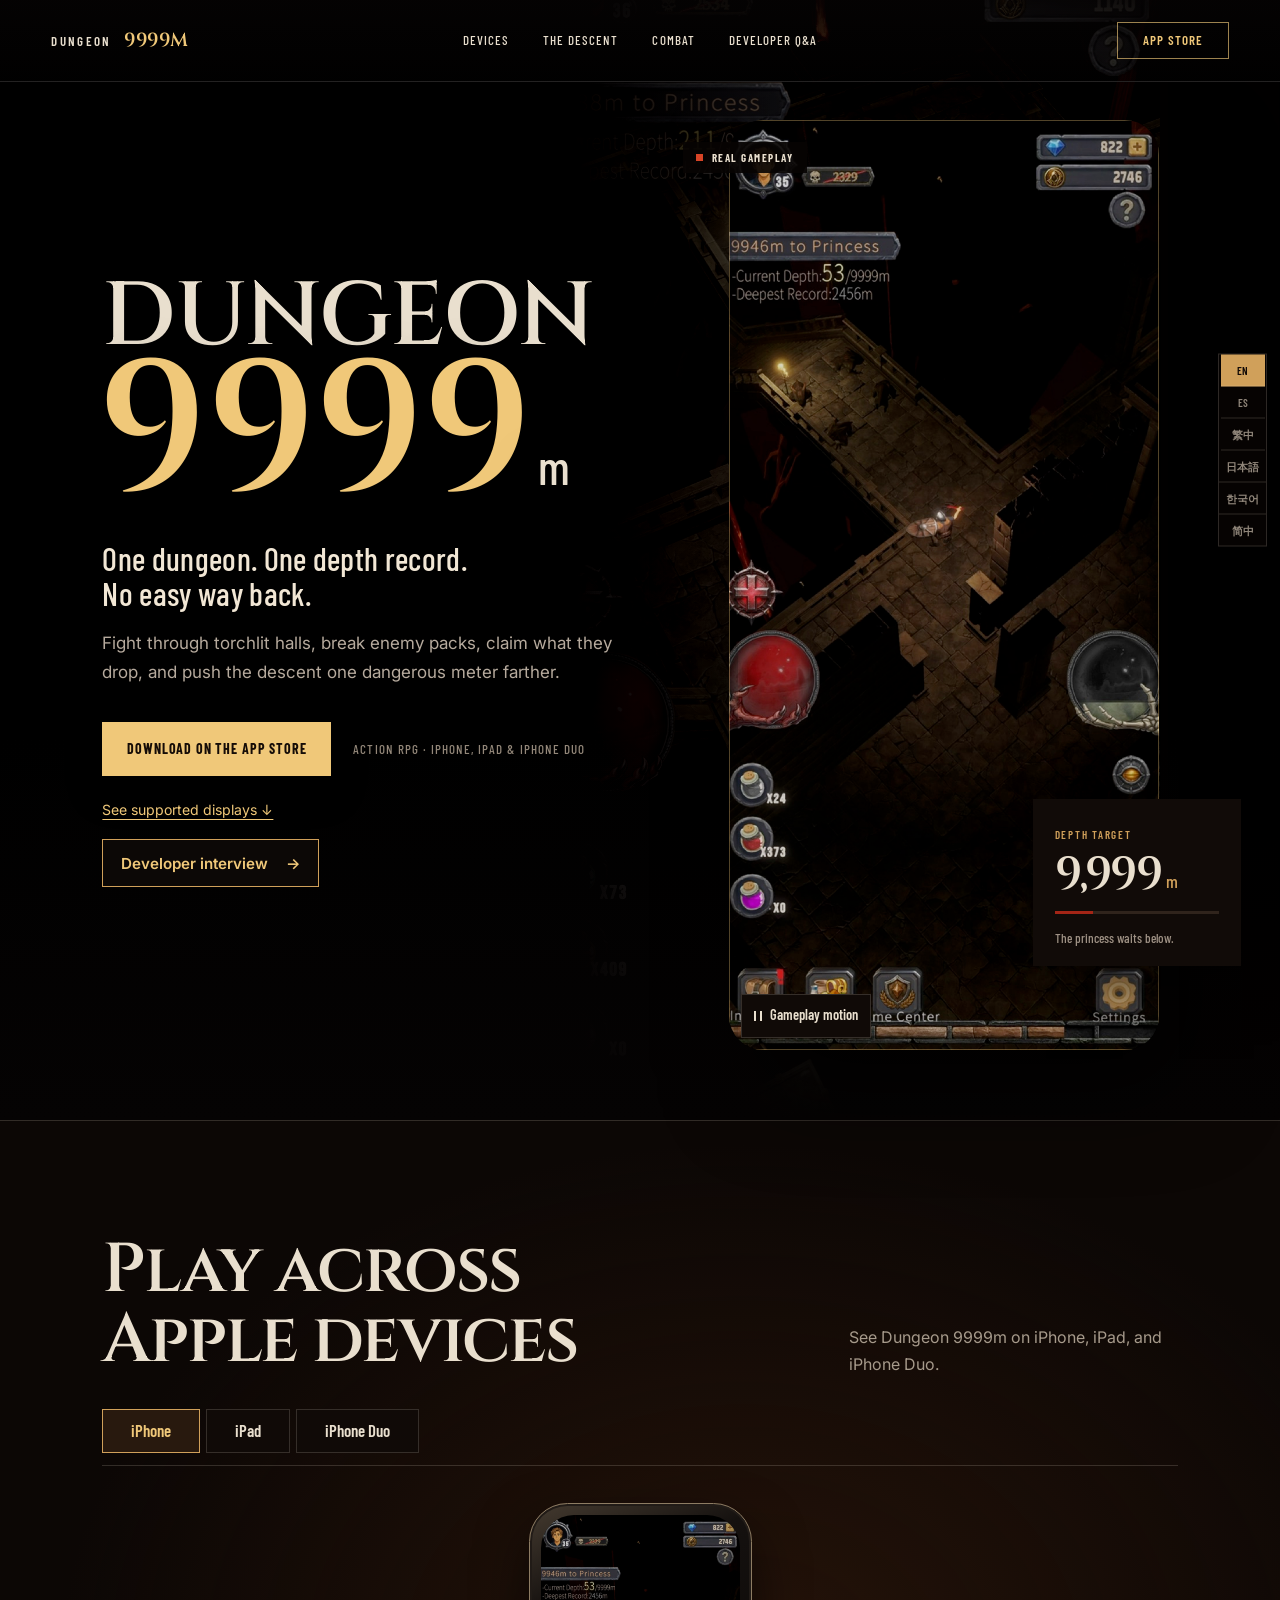
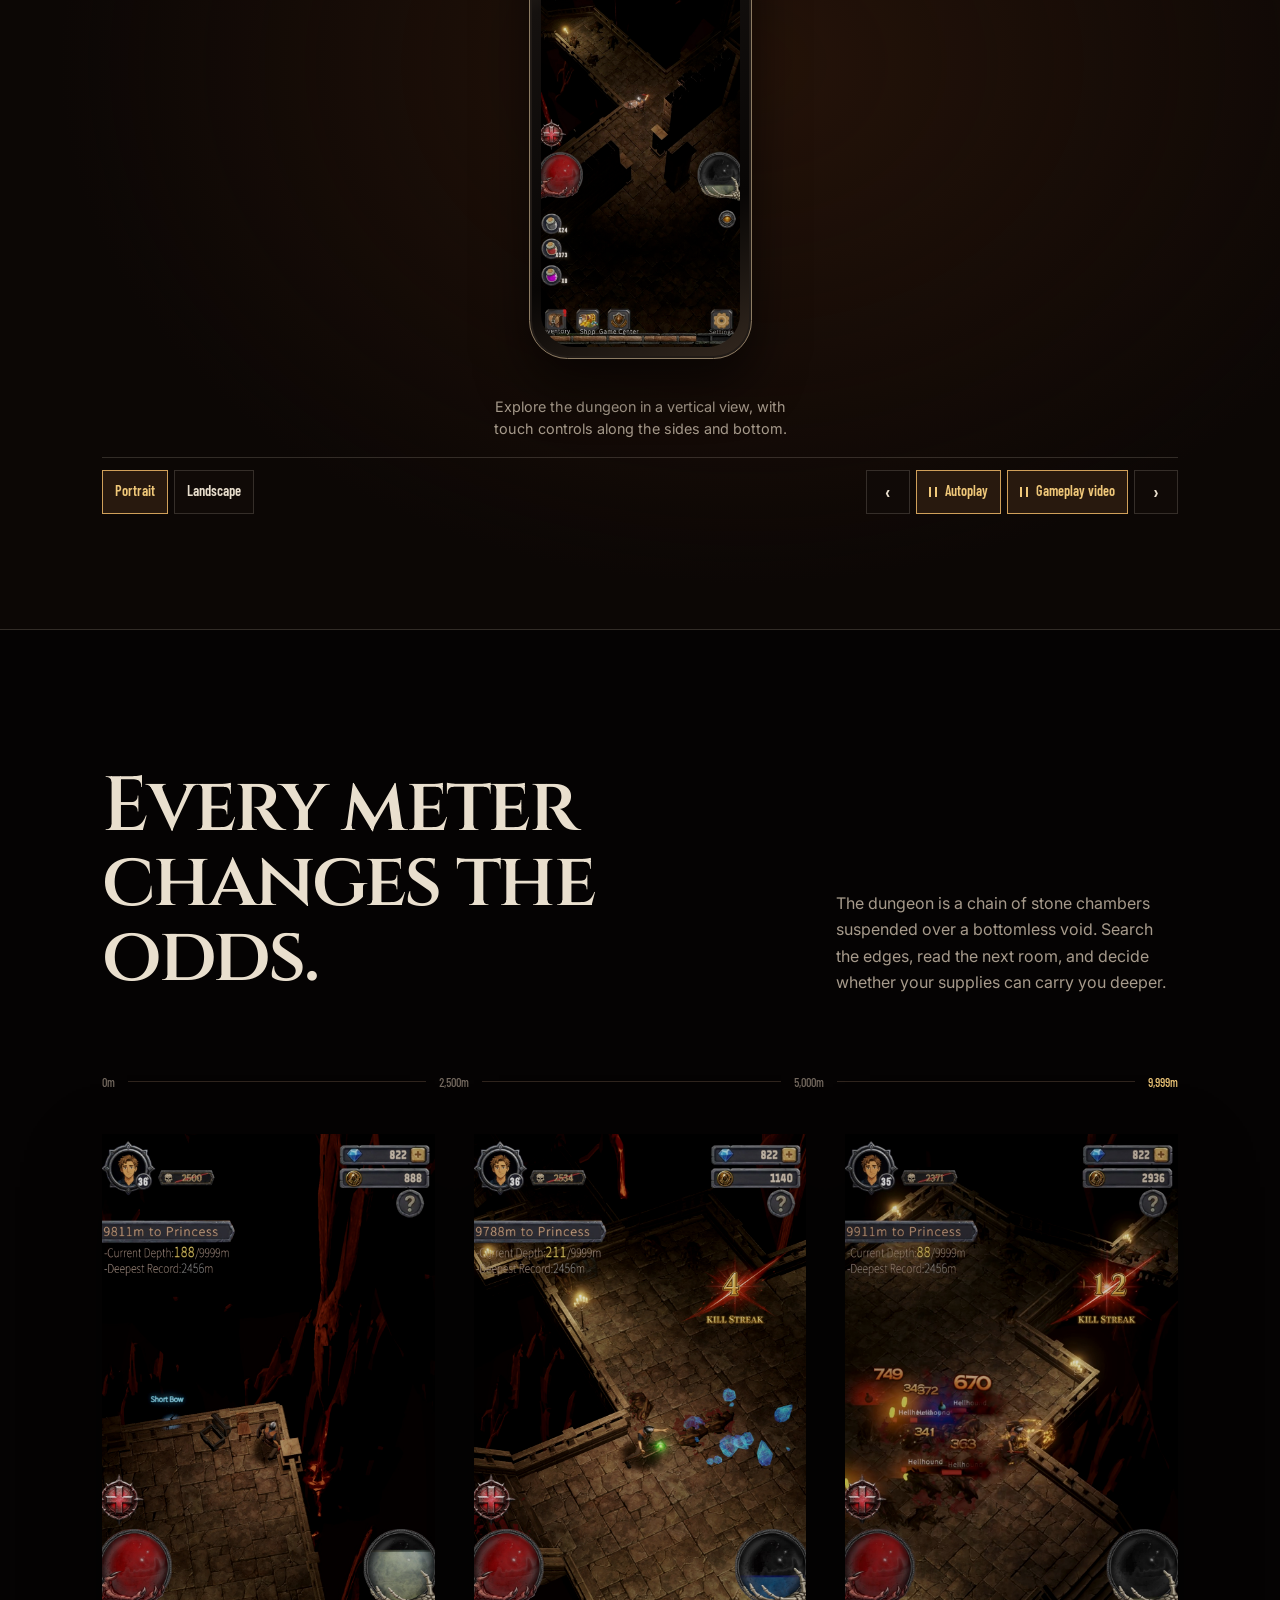
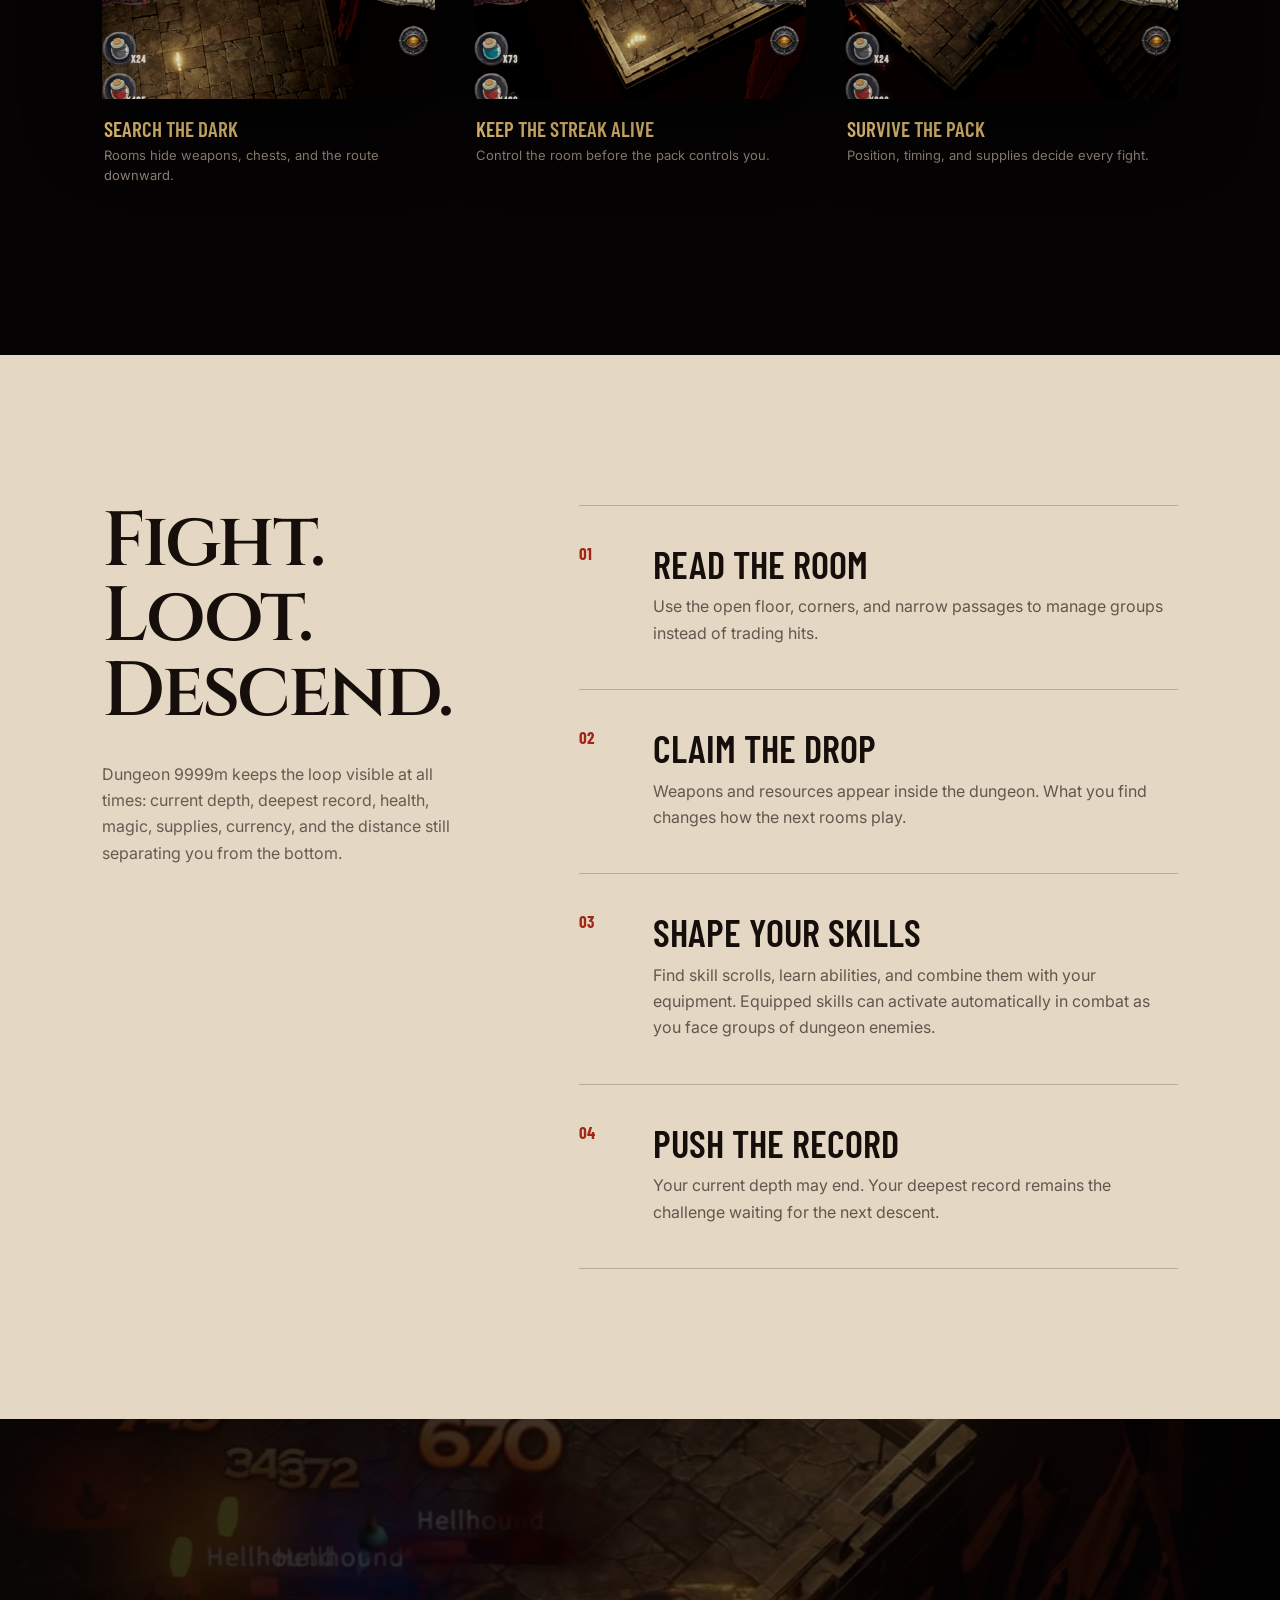
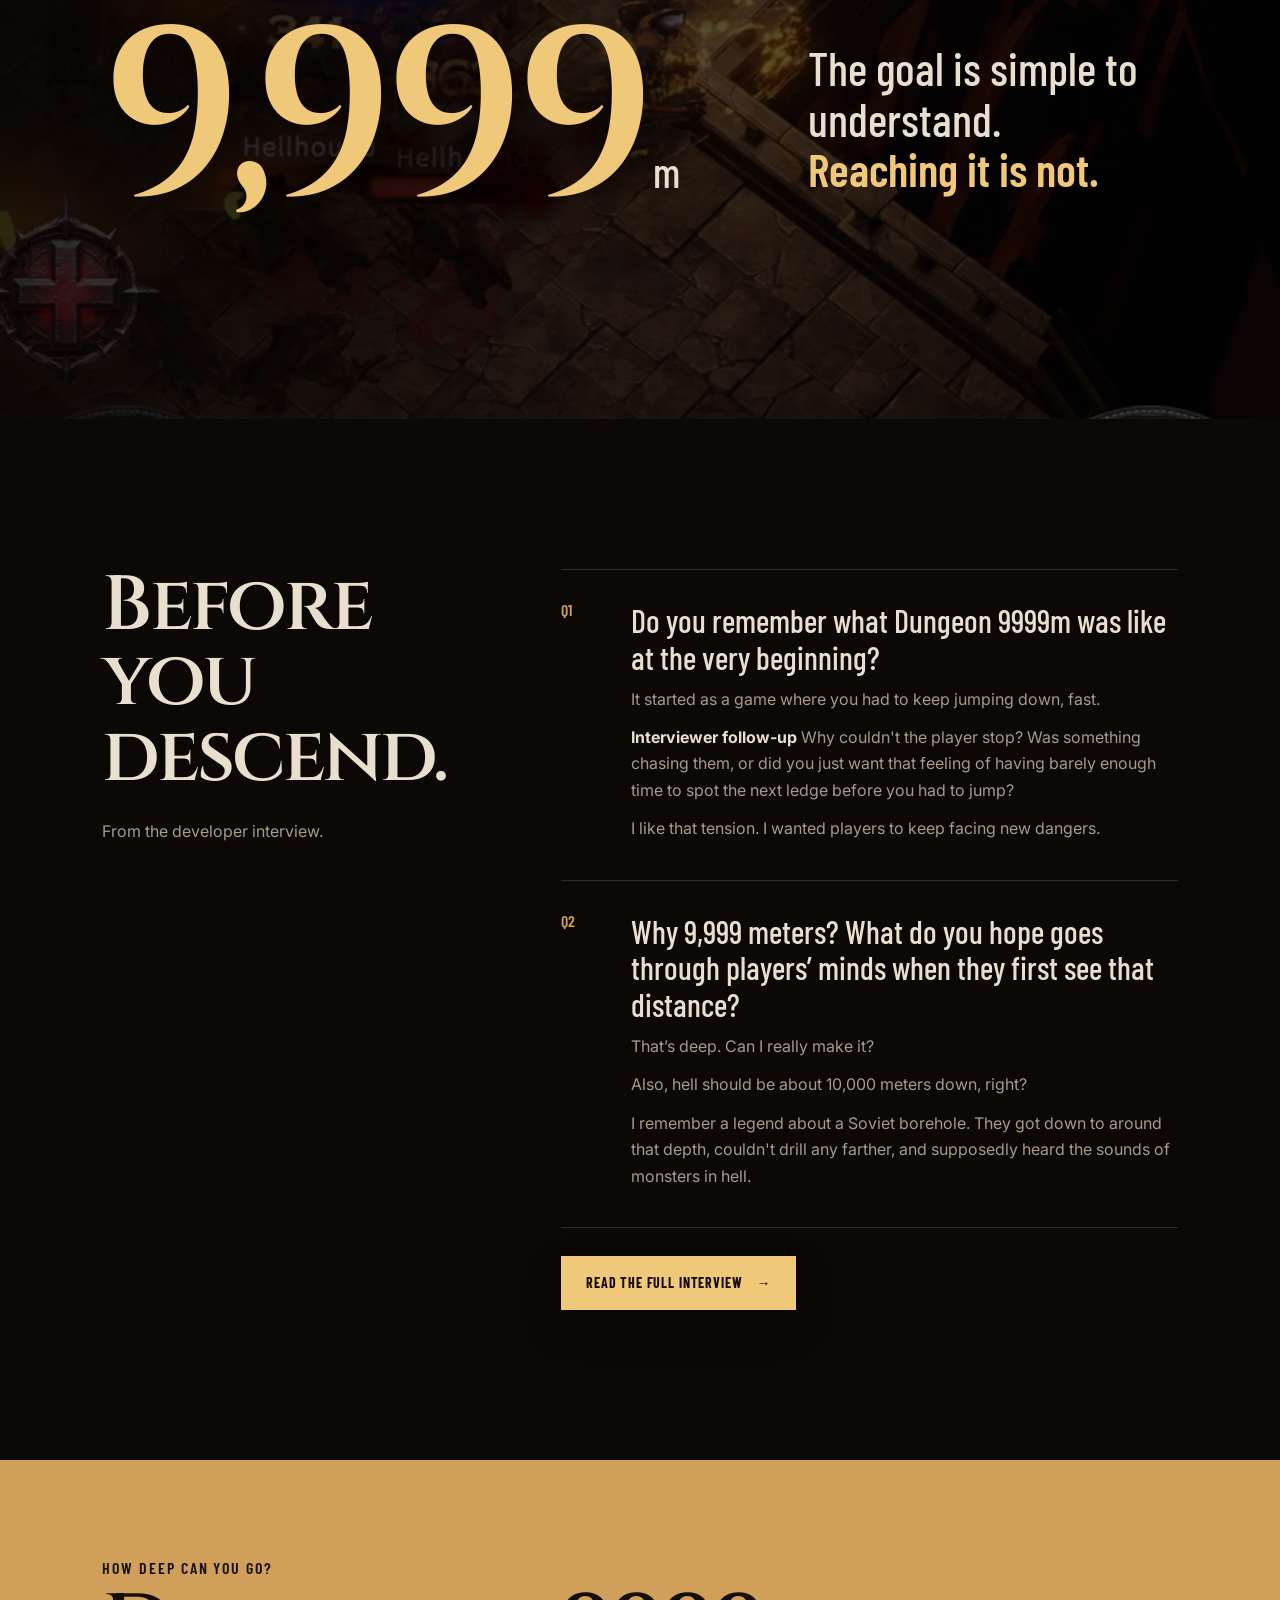
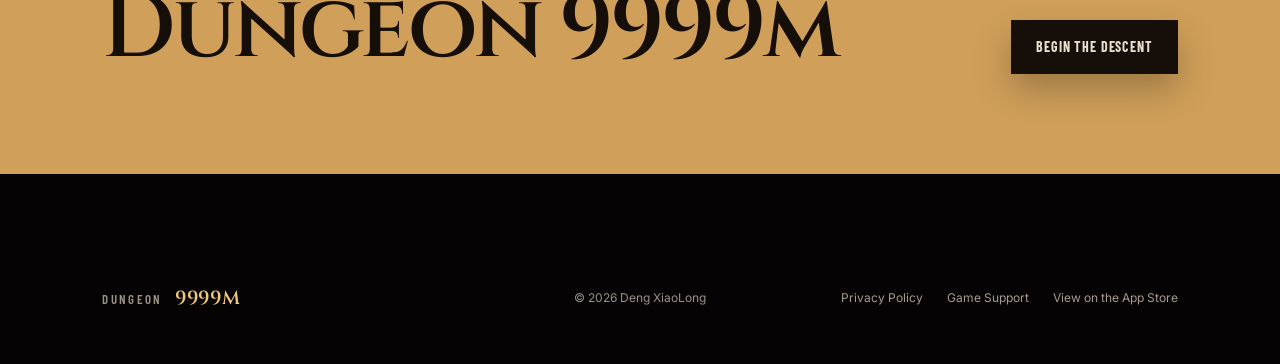
<file: game.html>
<!doctype html>
<html lang="en">
  <head>
    <meta charset="utf-8" />
    <meta name="viewport" content="width=device-width, initial-scale=1, viewport-fit=cover" />
    <meta name="theme-color" content="#070403" />
    <meta name="description" content="Dungeon 9999m — fight, loot, and descend through a dungeon measured one dangerous meter at a time." />
    <title>Dungeon 9999m</title>
    <link rel="icon" href="assets/game-icon.png" />
    <link rel="stylesheet" href="styles.css?v=8" />
    <script src="i18n.js?v=6" defer></script>
    <script src="devices.js?v=2" defer></script>
    <script src="interview-i18n.js?v=3" defer></script>
  </head>
  <body>
    <header class="site-header">
      <a class="wordmark" href="#top" aria-label="Dungeon 9999m home">DUNGEON <b>9999m</b></a>
      <nav class="primary-nav" aria-label="Primary navigation">
        <a href="#devices" data-i18n="nav.devices">Devices</a>
        <a href="#descent" data-i18n="nav.descent">The descent</a>
        <a href="#combat" data-i18n="nav.combat">Combat</a>
        <a href="#qa" data-i18n="nav.qa">Developer Q&amp;A</a>
      </nav>
      <a class="store-link" href="https://apps.apple.com/us/app/9999m-down-to-the-princess/id6747381264" data-i18n="nav.store">App Store</a>
    </header>

    <aside class="language-rail" aria-label="Language selection">
      <a href="?lang=en" data-lang="en">EN</a>
      <a href="?lang=es" data-lang="es">ES</a>
      <a href="?lang=zh-hant" data-lang="zh-hant">繁中</a>
      <a href="?lang=ja" data-lang="ja">日本語</a>
      <a href="?lang=ko" data-lang="ko">한국어</a>
      <a href="?lang=zh-hans" data-lang="zh-hans">简中</a>
    </aside>

    <main id="top">
      <section class="hero">
        <div class="hero-copy">
          <h1 aria-label="Dungeon 9999m"><span>Dungeon</span><strong>9999<em>m</em></strong></h1>
          <p class="hero-line" data-i18n="hero.line">One dungeon. One depth record.<br />No easy way back.</p>
          <p class="hero-body" data-i18n="hero.body">Fight through torchlit halls, break enemy packs, claim what they drop, and push the descent one dangerous meter farther.</p>
          <div class="hero-actions">
            <a class="download-button" href="https://apps.apple.com/us/app/9999m-down-to-the-princess/id6747381264" data-i18n="hero.cta">Download on the App Store</a>
            <span data-i18n="hero.meta">Action RPG · iPhone, iPad &amp; iPhone Duo</span>
          </div>
          <a class="device-jump" href="#devices" data-i18n="devices.jump">See supported displays ↓</a>
          <a class="interview-link" href="interview.html?lang=en" data-interview-link><span data-i18n="nav.interview">Developer interview</span><span aria-hidden="true">→</span></a>
        </div>

        <div class="hero-media">
          <div class="video-shell">
            <img src="assets/gameplay-poster.jpg" width="740" height="1600" alt="Dungeon 9999m gameplay" fetchpriority="high" />
            <video data-src="assets/devices/iphone-portrait.mp4" muted loop playsinline preload="none" aria-hidden="true"></video>
            <button type="button" class="hero-motion" data-hero-motion hidden aria-pressed="false"><span class="motion-symbol" aria-hidden="true"></span><span data-i18n="devices.motion">Gameplay motion</span></button>
          </div>
          <div class="depth-panel" aria-hidden="true">
            <span>DEPTH TARGET</span>
            <b>9,999<small>m</small></b>
            <i></i>
            <p data-i18n="hero.depth">The princess waits below.</p>
          </div>
          <div class="live-mark"><span></span><b data-i18n="hero.live">REAL GAMEPLAY</b></div>
        </div>
      </section>

      <section class="devices" id="devices" aria-labelledby="devices-title">
        <div class="devices-inner">
          <div class="devices-heading">
            <h2 id="devices-title" data-i18n="devices.title">Play across Apple devices</h2>
            <p data-i18n="devices.intro">See Dungeon 9999m on iPhone, iPad, and iPhone Duo.</p>
          </div>
          <div class="device-gallery" data-device-gallery>
            <div class="device-families" data-device-controls hidden>
              <button type="button" data-family="iphone" aria-pressed="true">iPhone</button>
              <button type="button" data-family="ipad" aria-pressed="false">iPad</button>
              <button type="button" data-family="duo" aria-pressed="false">iPhone Duo</button>
            </div>
            <div class="device-stage">
              <figure class="device-slide" data-device="iphone" data-mode="portrait">
                <div class="device-frame phone" style="--screen-ratio: 332 / 720">
                  <img src="assets/gameplay-poster.jpg" width="740" height="1600" alt="iPhone — Portrait" data-i18n-alt="devices.alt.portrait.iphone" loading="lazy" decoding="async" />
                  <video data-src="assets/devices/iphone-portrait.mp4" muted playsinline loop preload="none" aria-hidden="true"></video>
                </div>
              </figure>
              <figure class="device-slide" data-device="iphone" data-mode="landscape" hidden>
                <div class="device-frame phone-wide" style="--screen-ratio: 1168 / 538">
                  <img src="assets/devices/iphone-landscape.jpg" width="1168" height="538" alt="iPhone — Landscape" data-i18n-alt="devices.alt.landscape.iphone" loading="lazy" decoding="async" />
                  <video data-src="assets/devices/iphone-landscape.mp4" muted playsinline loop preload="none" aria-hidden="true"></video>
                </div>
              </figure>
              <figure class="device-slide" data-device="ipad" data-mode="landscape" hidden>
                <div class="device-frame tablet" style="--screen-ratio: 1400 / 972">
                  <img src="assets/devices/ipad-landscape.jpg" width="1400" height="972" alt="iPad — Landscape" data-i18n-alt="devices.alt.landscape.ipad" loading="lazy" decoding="async" />
                  <video data-src="assets/devices/ipad-landscape.mp4" muted playsinline loop preload="none" aria-hidden="true"></video>
                </div>
              </figure>
              <figure class="device-slide" data-device="ipad" data-mode="portrait" hidden>
                <div class="device-frame tablet-tall" style="--screen-ratio: 834 / 1200">
                  <img src="assets/devices/ipad-portrait.jpg" width="834" height="1200" alt="iPad — Portrait" data-i18n-alt="devices.alt.portrait.ipad" loading="lazy" decoding="async" />
                </div>
              </figure>
              <figure class="device-slide" data-device="duo" data-mode="outerWide" hidden>
                <div class="device-frame duo-cover" style="--screen-ratio: 1400 / 962">
                  <img src="assets/devices/duo-outer-landscape.jpg" width="1400" height="962" alt="iPhone Duo — Outer display · Landscape" data-i18n-alt="devices.alt.outerWide.duo" loading="lazy" decoding="async" />
                  <video data-src="assets/devices/duo-landscape.mp4" muted playsinline loop preload="none" aria-hidden="true"></video>
                </div>
              </figure>
              <figure class="device-slide" data-device="duo" data-mode="outerTall" hidden>
                <div class="device-frame duo-cover-tall" style="--screen-ratio: 824 / 1200">
                  <img src="assets/devices/duo-outer-portrait.jpg" width="824" height="1200" alt="iPhone Duo — Outer display · Portrait" data-i18n-alt="devices.alt.outerTall.duo" loading="lazy" decoding="async" />
                </div>
              </figure>
              <figure class="device-slide" data-device="duo" data-mode="inner" hidden>
                <div class="device-frame duo-open" style="--screen-ratio: 1400 / 984">
                  <img src="assets/devices/duo-inner.jpg" width="1400" height="984" alt="iPhone Duo — Inner display · Landscape" data-i18n-alt="devices.alt.inner.duo" loading="lazy" decoding="async" />
                </div>
              </figure>
              <figure class="device-slide" data-device="duo" data-mode="tabletop" hidden>
                <div class="device-frame duo-tabletop" style="--screen-ratio: 844 / 1200">
                  <img src="assets/devices/duo-tabletop.jpg" width="844" height="1200" alt="iPhone Duo — Tabletop" data-i18n-alt="devices.alt.tabletop.duo" loading="lazy" decoding="async" />
                </div>
              </figure>
            </div>
            <p class="device-note" data-device-note data-i18n="devices.caption.iphone.portrait">Explore the dungeon in a vertical view, with touch controls along the sides and bottom.</p>
            <div class="device-footer" data-device-controls hidden>
              <div class="device-modes" data-device-modes aria-label="Display modes" data-i18n-aria="devices.modes">
                <button type="button" data-mode-index="0" aria-pressed="true" data-i18n="devices.portrait">Portrait</button>
                <button type="button" data-mode-index="1" aria-pressed="false" data-i18n="devices.landscape">Landscape</button>
                <button type="button" data-mode-index="2" aria-pressed="false" data-i18n="devices.landscape" hidden>Landscape</button>
                <button type="button" data-mode-index="3" aria-pressed="false" data-i18n="devices.portrait" hidden>Portrait</button>
                <button type="button" data-mode-index="4" aria-pressed="false" data-i18n="devices.outerWide" hidden>Outer display · Landscape</button>
                <button type="button" data-mode-index="5" aria-pressed="false" data-i18n="devices.outerTall" hidden>Outer display · Portrait</button>
                <button type="button" data-mode-index="6" aria-pressed="false" data-i18n="devices.inner" hidden>Inner display · Landscape</button>
                <button type="button" data-mode-index="7" aria-pressed="false" data-i18n="devices.tabletop" hidden>Tabletop</button>
              </div>
              <div class="device-controls">
                <button type="button" data-previous aria-label="Previous view" data-i18n-aria="devices.previous">‹</button>
                <button type="button" class="motion-button" data-rotation aria-pressed="false"><span aria-hidden="true" class="motion-symbol"></span><span data-i18n="devices.auto">Autoplay</span></button>
                <button type="button" class="motion-button" data-clip hidden aria-pressed="false"><span class="motion-symbol" aria-hidden="true"></span><span data-i18n="devices.clip">Gameplay video</span></button>
                <button type="button" data-next aria-label="Next view" data-i18n-aria="devices.next">›</button>
              </div>
            </div>
            <span class="visually-hidden" data-device-status role="status"></span>
          </div>
        </div>
      </section>

      <section class="descent" id="descent">
        <div class="descent-heading">
          <h2 data-i18n="descent.title">Every meter changes the odds.</h2>
          <p data-i18n="descent.body">The dungeon is a chain of stone chambers suspended over a bottomless void. Search the edges, read the next room, and decide whether your supplies can carry you deeper.</p>
        </div>
        <div class="depth-scale" aria-hidden="true">
          <span>0m</span><i></i><span>2,500m</span><i></i><span>5,000m</span><i></i><span>9,999m</span>
        </div>
        <div class="screenshot-grid">
          <figure class="shot shot-explore">
            <img src="assets/dungeon-loot.jpg" alt="A character discovers a Short Bow in a torchlit dungeon chamber" loading="lazy" />
            <figcaption><b data-i18n="shot1.title">Search the dark</b><span data-i18n="shot1.body">Rooms hide weapons, chests, and the route downward.</span></figcaption>
          </figure>
          <figure class="shot shot-streak">
            <img src="assets/dungeon-streak.jpg" alt="Dungeon combat with a kill streak and blue loot drops" loading="lazy" />
            <figcaption><b data-i18n="shot2.title">Keep the streak alive</b><span data-i18n="shot2.body">Control the room before the pack controls you.</span></figcaption>
          </figure>
          <figure class="shot shot-combat">
            <img src="assets/dungeon-combat.jpg" alt="A character fights a group of Hellhounds in Dungeon 9999m" loading="lazy" />
            <figcaption><b data-i18n="shot3.title">Survive the pack</b><span data-i18n="shot3.body">Position, timing, and supplies decide every fight.</span></figcaption>
          </figure>
        </div>
      </section>

      <section class="combat-section" id="combat">
        <div class="combat-title">
          <h2 data-i18n="combat.title">Fight. Loot.<br />Descend.</h2>
          <p data-i18n="combat.body">Dungeon 9999m keeps the loop visible at all times: current depth, deepest record, health, magic, supplies, currency, and the distance still separating you from the bottom.</p>
        </div>
        <div class="combat-ledger">
          <article><span>01</span><div><h3 data-i18n="combat.one.title">Read the room</h3><p data-i18n="combat.one.body">Use the open floor, corners, and narrow passages to manage groups instead of trading hits.</p></div></article>
          <article><span>02</span><div><h3 data-i18n="combat.two.title">Claim the drop</h3><p data-i18n="combat.two.body">Weapons and resources appear inside the dungeon. What you find changes how the next rooms play.</p></div></article>
          <article><span>03</span><div><h3 data-i18n="combat.skills.title">Shape your skills</h3><p data-i18n="combat.skills.body">Find skill scrolls, learn abilities, and combine them with your equipment. Equipped skills can activate automatically in combat as you face groups of dungeon enemies.</p></div></article>
          <article><span>04</span><div><h3 data-i18n="combat.three.title">Push the record</h3><p data-i18n="combat.three.body">Your current depth may end. Your deepest record remains the challenge waiting for the next descent.</p></div></article>
        </div>
      </section>

      <section class="statement">
        <div class="statement-number">9,999<small>m</small></div>
        <p data-i18n="statement">The goal is simple to understand.<br /><b>Reaching it is not.</b></p>
      </section>

      <section class="qa" id="qa">
        <div class="qa-heading">
          <h2 data-i18n="qa.title">Before you descend.</h2>
          <p data-interview-intro>From the developer interview.</p>
        </div>
        <div class="qa-list" data-interview-preview>
          <article>
            <span aria-hidden="true">Q1</span>
            <div>
              <h3>Do you remember what Dungeon 9999m was like at the very beginning?</h3>
              <p>It started as a game where you had to keep jumping down, fast.</p>
              <p><strong>Interviewer follow-up</strong> Why couldn't the player stop? Was something chasing them, or did you just want that feeling of having barely enough time to spot the next ledge before you had to jump?</p>
              <p>I like that tension. I wanted players to keep facing new dangers.</p>
            </div>
          </article>
          <article>
            <span aria-hidden="true">Q2</span>
            <div>
              <h3>Why 9,999 meters? What do you hope goes through players’ minds when they first see that distance?</h3>
              <p>That’s deep. Can I really make it?</p>
              <p>Also, hell should be about 10,000 meters down, right?</p>
              <p>I remember a legend about a Soviet borehole. They got down to around that depth, couldn't drill any farther, and supposedly heard the sounds of monsters in hell.</p>
            </div>
          </article>
          <a class="download-button qa-interview-link" href="interview.html?lang=en" data-interview-link>
            <span data-interview-cta>Read the full interview</span><span aria-hidden="true">→</span>
          </a>
        </div>
      </section>

      <section class="final-cta">
        <div>
          <p data-i18n="final.line">How deep can you go?</p>
          <h2>Dungeon 9999m</h2>
        </div>
        <a class="download-button light" href="https://apps.apple.com/us/app/9999m-down-to-the-princess/id6747381264" data-i18n="final.cta">Begin the descent</a>
      </section>
    </main>

    <footer>
      <a class="wordmark" href="#top">DUNGEON <b>9999m</b></a>
      <p>© 2026 Deng XiaoLong</p>
      <nav class="footer-links" aria-label="Footer navigation">
        <a href="index.html#english" data-policy-link data-i18n="footer.privacy">Privacy Policy</a>
        <a href="support.html#english" data-support-link data-i18n="footer.support">Game Support</a>
        <a href="https://apps.apple.com/us/app/9999m-down-to-the-princess/id6747381264" data-i18n="footer.store">View on the App Store</a>
      </nav>
    </footer>
  </body>
</html>
</file>
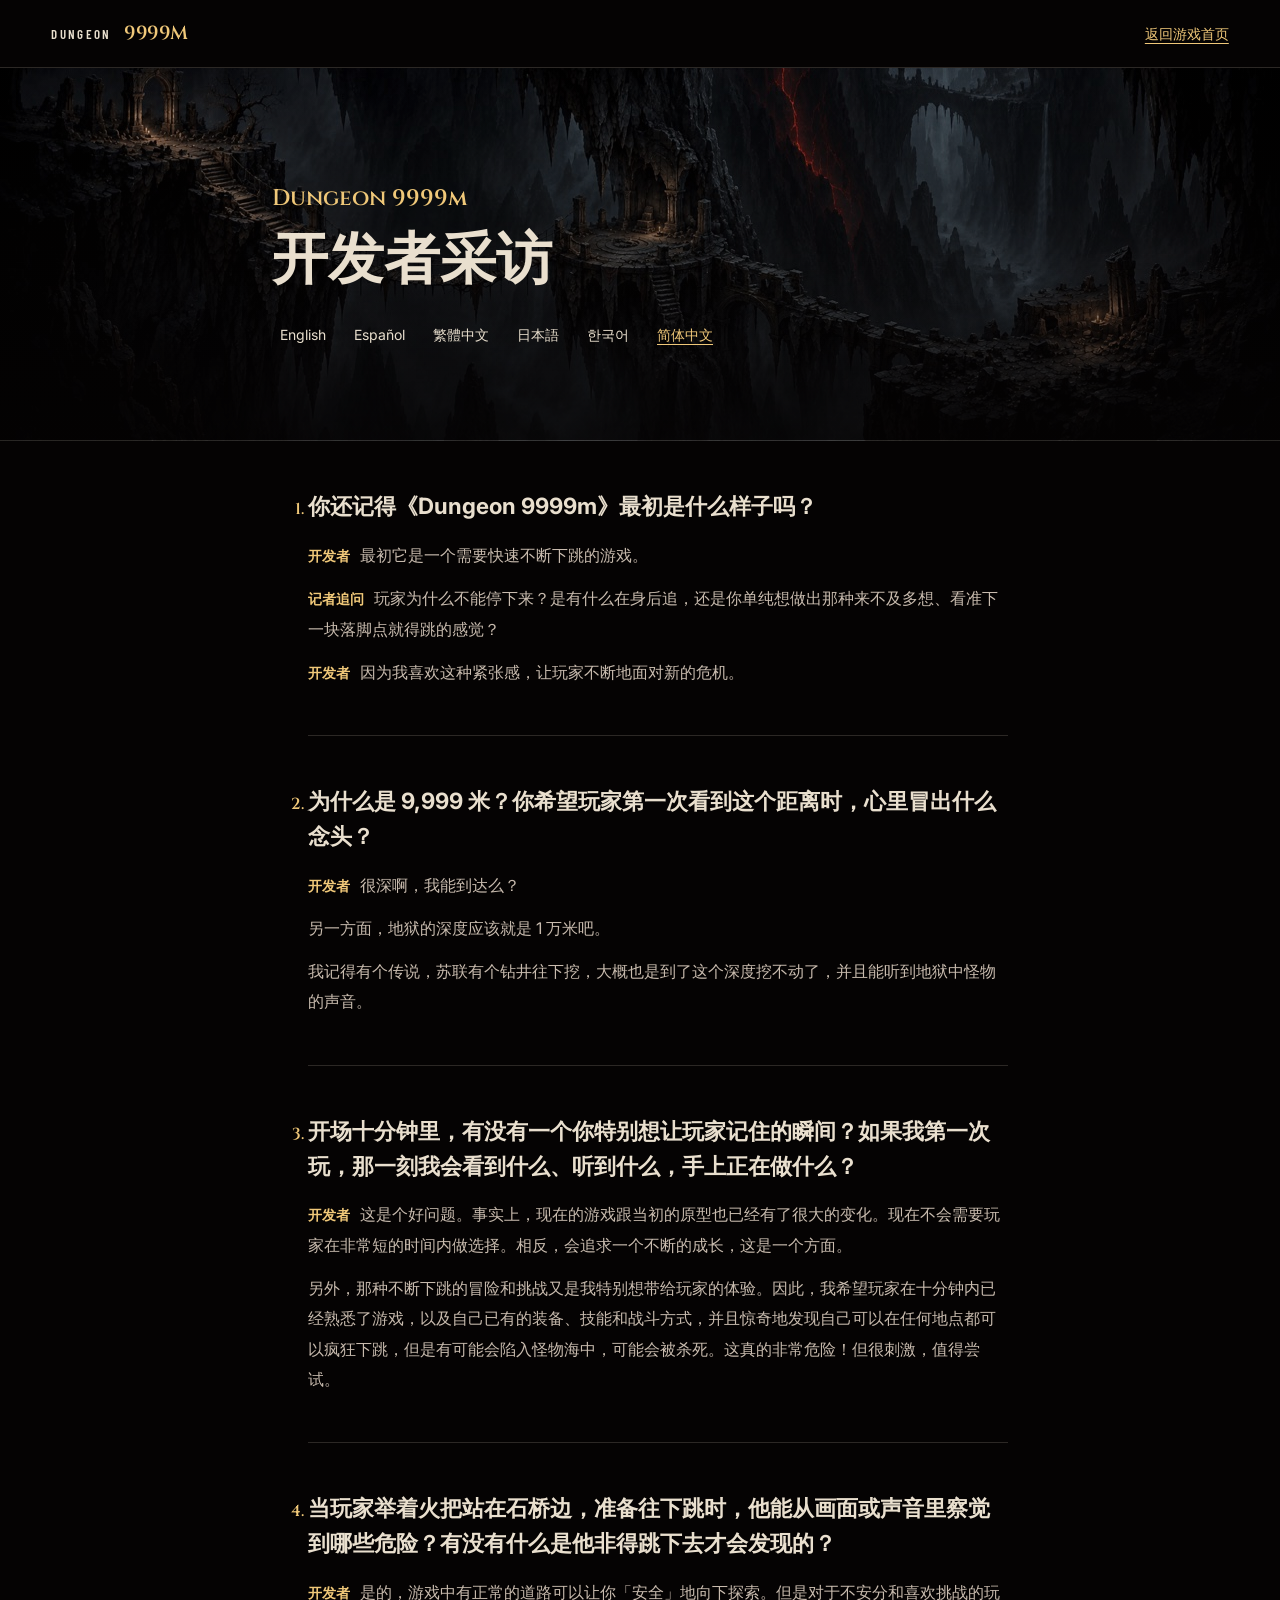
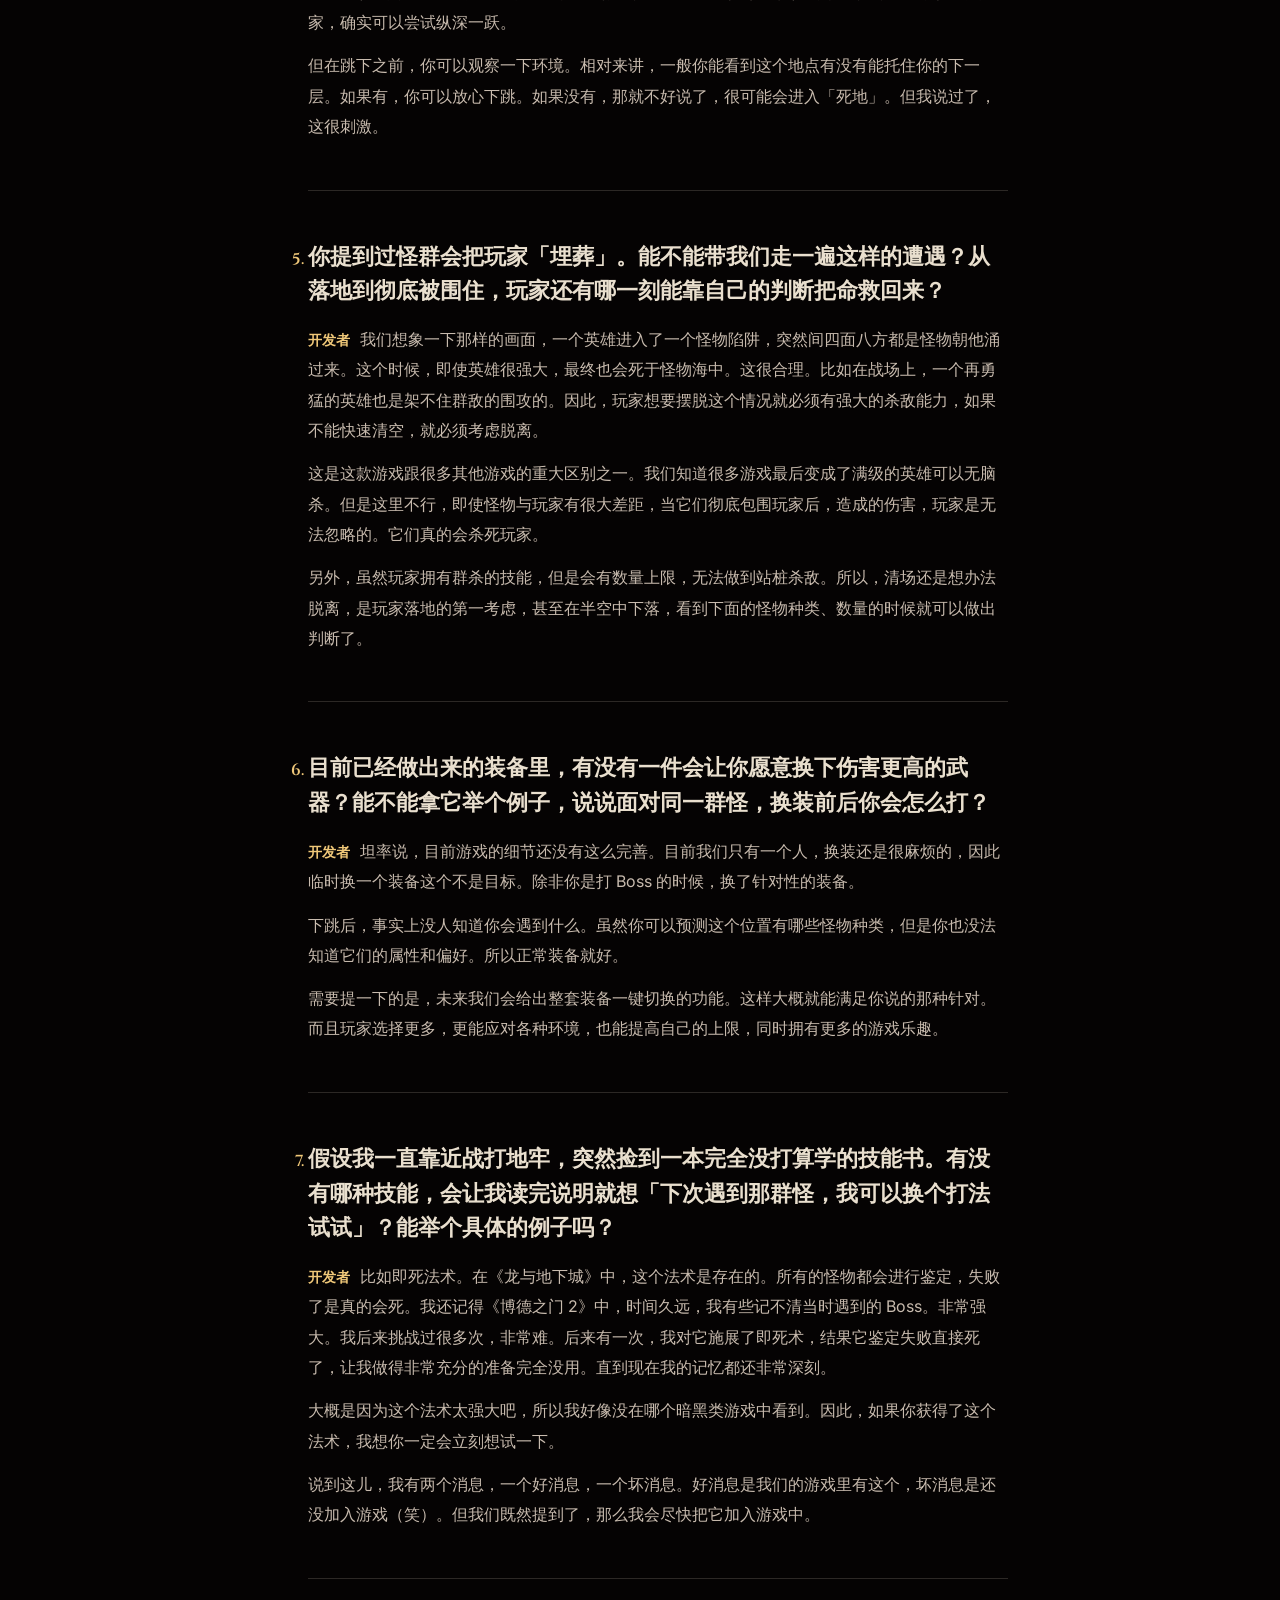
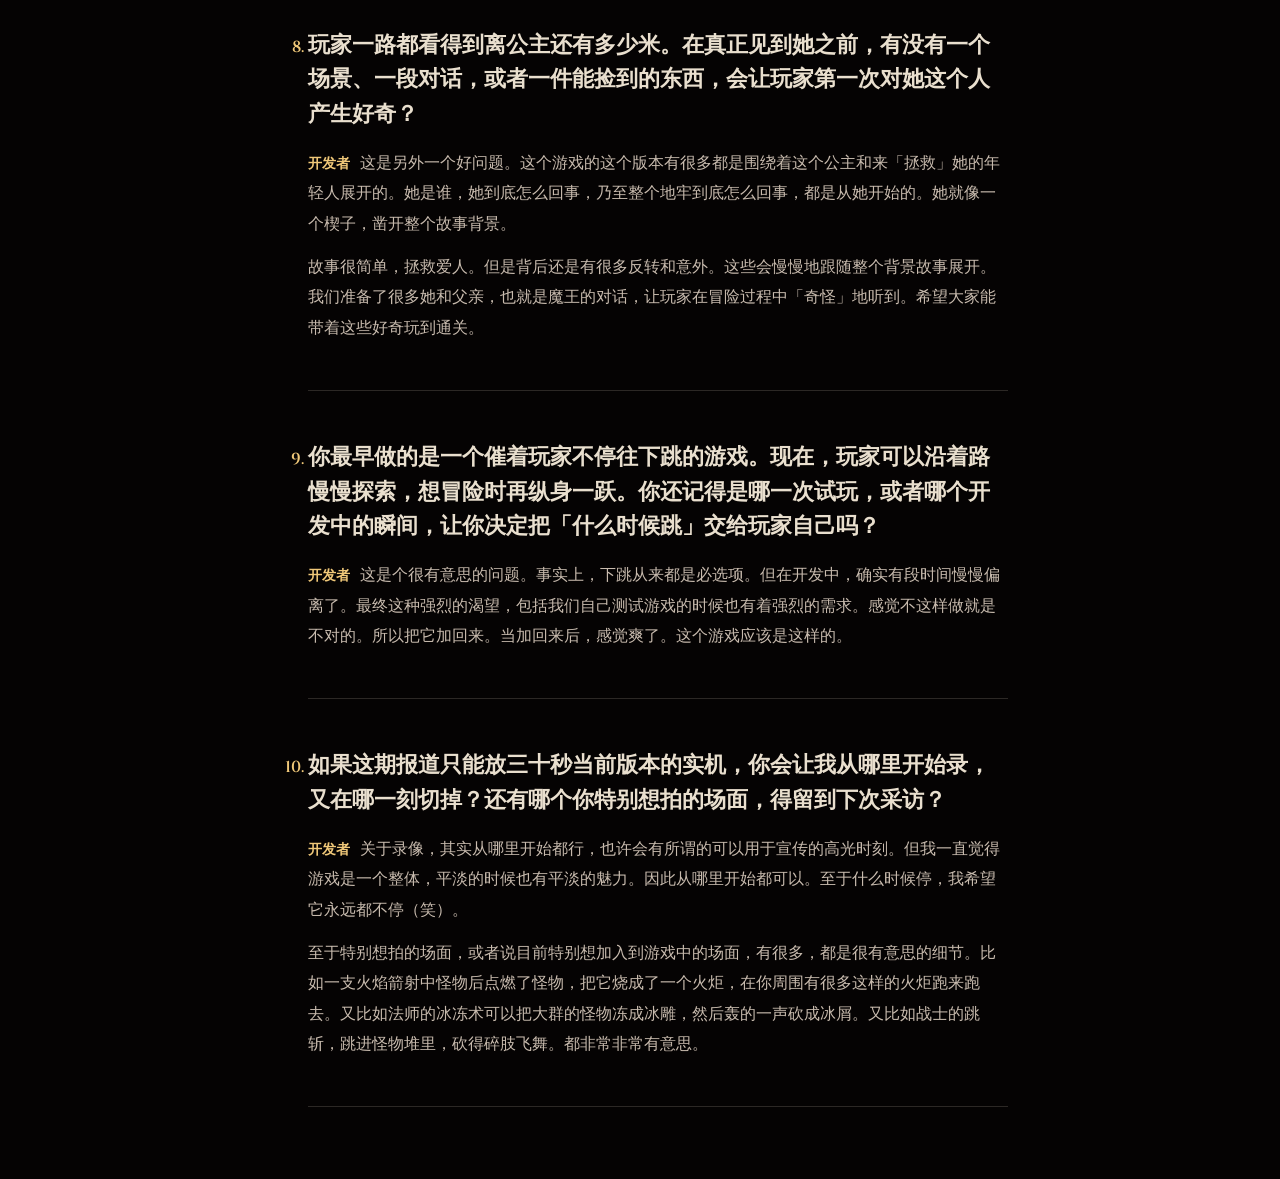
<file: interview.html>
<!doctype html>
<html lang="zh-Hans">
  <head>
    <meta charset="utf-8" />
    <meta name="viewport" content="width=device-width, initial-scale=1" />
    <meta name="color-scheme" content="dark" />
    <meta name="description" content="《Dungeon 9999m》开发者采访的十组问答。" />
    <title>开发者采访 | Dungeon 9999m</title>
    <link rel="icon" href="assets/game-icon.png" />
    <link rel="stylesheet" href="styles.css" />
    <link rel="stylesheet" href="interview.css?v=3" />
    <script src="interview-i18n.js?v=3" defer></script>
  </head>
  <body>
    <header class="interview-header">
      <a class="wordmark" href="game.html?lang=zh-hans" aria-label="Dungeon 9999m 游戏首页" data-home>Dungeon <b>9999m</b></a>
      <a class="interview-home" href="game.html?lang=zh-hans" data-home>返回游戏首页</a>
    </header>

    <main>
      <div class="interview-masthead">
        <div class="interview-column">
          <h1><span lang="en">Dungeon 9999m</span><b class="interview-title">开发者采访</b></h1>
          <nav class="interview-languages" aria-label="选择语言">
            <a href="?lang=en" hreflang="en" lang="en">English</a>
            <a href="?lang=es" hreflang="es" lang="es">Español</a>
            <a href="?lang=zh-hant" hreflang="zh-Hant" lang="zh-Hant">繁體中文</a>
            <a href="?lang=ja" hreflang="ja" lang="ja">日本語</a>
            <a href="?lang=ko" hreflang="ko" lang="ko">한국어</a>
            <a href="?lang=zh-hans" hreflang="zh-Hans" lang="zh-Hans" aria-current="page">简体中文</a>
          </nav>
        </div>
      </div>

      <ol class="interview-transcript interview-column">
        <li>
          <h2>你还记得《Dungeon 9999m》最初是什么样子吗？</h2>
          <p><strong>开发者</strong> 最初它是一个需要快速不断下跳的游戏。</p>
          <p><strong>记者追问</strong> 玩家为什么不能停下来？是有什么在身后追，还是你单纯想做出那种来不及多想、看准下一块落脚点就得跳的感觉？</p>
          <p><strong>开发者</strong> 因为我喜欢这种紧张感，让玩家不断地面对新的危机。</p>
        </li>
        <li>
          <h2>为什么是 9,999 米？你希望玩家第一次看到这个距离时，心里冒出什么念头？</h2>
          <p><strong>开发者</strong> 很深啊，我能到达么？</p>
          <p>另一方面，地狱的深度应该就是 1 万米吧。</p>
          <p>我记得有个传说，苏联有个钻井往下挖，大概也是到了这个深度挖不动了，并且能听到地狱中怪物的声音。</p>
        </li>
        <li>
          <h2>开场十分钟里，有没有一个你特别想让玩家记住的瞬间？如果我第一次玩，那一刻我会看到什么、听到什么，手上正在做什么？</h2>
          <p><strong>开发者</strong> 这是个好问题。事实上，现在的游戏跟当初的原型也已经有了很大的变化。现在不会需要玩家在非常短的时间内做选择。相反，会追求一个不断的成长，这是一个方面。</p>
          <p>另外，那种不断下跳的冒险和挑战又是我特别想带给玩家的体验。因此，我希望玩家在十分钟内已经熟悉了游戏，以及自己已有的装备、技能和战斗方式，并且惊奇地发现自己可以在任何地点都可以疯狂下跳，但是有可能会陷入怪物海中，可能会被杀死。这真的非常危险！但很刺激，值得尝试。</p>
        </li>
        <li>
          <h2>当玩家举着火把站在石桥边，准备往下跳时，他能从画面或声音里察觉到哪些危险？有没有什么是他非得跳下去才会发现的？</h2>
          <p><strong>开发者</strong> 是的，游戏中有正常的道路可以让你「安全」地向下探索。但是对于不安分和喜欢挑战的玩家，确实可以尝试纵深一跃。</p>
          <p>但在跳下之前，你可以观察一下环境。相对来讲，一般你能看到这个地点有没有能托住你的下一层。如果有，你可以放心下跳。如果没有，那就不好说了，很可能会进入「死地」。但我说过了，这很刺激。</p>
        </li>
        <li>
          <h2>你提到过怪群会把玩家「埋葬」。能不能带我们走一遍这样的遭遇？从落地到彻底被围住，玩家还有哪一刻能靠自己的判断把命救回来？</h2>
          <p><strong>开发者</strong> 我们想象一下那样的画面，一个英雄进入了一个怪物陷阱，突然间四面八方都是怪物朝他涌过来。这个时候，即使英雄很强大，最终也会死于怪物海中。这很合理。比如在战场上，一个再勇猛的英雄也是架不住群敌的围攻的。因此，玩家想要摆脱这个情况就必须有强大的杀敌能力，如果不能快速清空，就必须考虑脱离。</p>
          <p>这是这款游戏跟很多其他游戏的重大区别之一。我们知道很多游戏最后变成了满级的英雄可以无脑杀。但是这里不行，即使怪物与玩家有很大差距，当它们彻底包围玩家后，造成的伤害，玩家是无法忽略的。它们真的会杀死玩家。</p>
          <p>另外，虽然玩家拥有群杀的技能，但是会有数量上限，无法做到站桩杀敌。所以，清场还是想办法脱离，是玩家落地的第一考虑，甚至在半空中下落，看到下面的怪物种类、数量的时候就可以做出判断了。</p>
        </li>
        <li>
          <h2>目前已经做出来的装备里，有没有一件会让你愿意换下伤害更高的武器？能不能拿它举个例子，说说面对同一群怪，换装前后你会怎么打？</h2>
          <p><strong>开发者</strong> 坦率说，目前游戏的细节还没有这么完善。目前我们只有一个人，换装还是很麻烦的，因此临时换一个装备这个不是目标。除非你是打 Boss 的时候，换了针对性的装备。</p>
          <p>下跳后，事实上没人知道你会遇到什么。虽然你可以预测这个位置有哪些怪物种类，但是你也没法知道它们的属性和偏好。所以正常装备就好。</p>
          <p>需要提一下的是，未来我们会给出整套装备一键切换的功能。这样大概就能满足你说的那种针对。而且玩家选择更多，更能应对各种环境，也能提高自己的上限，同时拥有更多的游戏乐趣。</p>
        </li>
        <li>
          <h2>假设我一直靠近战打地牢，突然捡到一本完全没打算学的技能书。有没有哪种技能，会让我读完说明就想「下次遇到那群怪，我可以换个打法试试」？能举个具体的例子吗？</h2>
          <p><strong>开发者</strong> 比如即死法术。在《龙与地下城》中，这个法术是存在的。所有的怪物都会进行鉴定，失败了是真的会死。我还记得《博德之门 2》中，时间久远，我有些记不清当时遇到的 Boss。非常强大。我后来挑战过很多次，非常难。后来有一次，我对它施展了即死术，结果它鉴定失败直接死了，让我做得非常充分的准备完全没用。直到现在我的记忆都还非常深刻。</p>
          <p>大概是因为这个法术太强大吧，所以我好像没在哪个暗黑类游戏中看到。因此，如果你获得了这个法术，我想你一定会立刻想试一下。</p>
          <p>说到这儿，我有两个消息，一个好消息，一个坏消息。好消息是我们的游戏里有这个，坏消息是还没加入游戏（笑）。但我们既然提到了，那么我会尽快把它加入游戏中。</p>
        </li>
        <li>
          <h2>玩家一路都看得到离公主还有多少米。在真正见到她之前，有没有一个场景、一段对话，或者一件能捡到的东西，会让玩家第一次对她这个人产生好奇？</h2>
          <p><strong>开发者</strong> 这是另外一个好问题。这个游戏的这个版本有很多都是围绕着这个公主和来「拯救」她的年轻人展开的。她是谁，她到底怎么回事，乃至整个地牢到底怎么回事，都是从她开始的。她就像一个楔子，凿开整个故事背景。</p>
          <p>故事很简单，拯救爱人。但是背后还是有很多反转和意外。这些会慢慢地跟随整个背景故事展开。我们准备了很多她和父亲，也就是魔王的对话，让玩家在冒险过程中「奇怪」地听到。希望大家能带着这些好奇玩到通关。</p>
        </li>
        <li>
          <h2>你最早做的是一个催着玩家不停往下跳的游戏。现在，玩家可以沿着路慢慢探索，想冒险时再纵身一跃。你还记得是哪一次试玩，或者哪个开发中的瞬间，让你决定把「什么时候跳」交给玩家自己吗？</h2>
          <p><strong>开发者</strong> 这是个很有意思的问题。事实上，下跳从来都是必选项。但在开发中，确实有段时间慢慢偏离了。最终这种强烈的渴望，包括我们自己测试游戏的时候也有着强烈的需求。感觉不这样做就是不对的。所以把它加回来。当加回来后，感觉爽了。这个游戏应该是这样的。</p>
        </li>
        <li>
          <h2>如果这期报道只能放三十秒当前版本的实机，你会让我从哪里开始录，又在哪一刻切掉？还有哪个你特别想拍的场面，得留到下次采访？</h2>
          <p><strong>开发者</strong> 关于录像，其实从哪里开始都行，也许会有所谓的可以用于宣传的高光时刻。但我一直觉得游戏是一个整体，平淡的时候也有平淡的魅力。因此从哪里开始都可以。至于什么时候停，我希望它永远都不停（笑）。</p>
          <p>至于特别想拍的场面，或者说目前特别想加入到游戏中的场面，有很多，都是很有意思的细节。比如一支火焰箭射中怪物后点燃了怪物，把它烧成了一个火炬，在你周围有很多这样的火炬跑来跑去。又比如法师的冰冻术可以把大群的怪物冻成冰雕，然后轰的一声砍成冰屑。又比如战士的跳斩，跳进怪物堆里，砍得碎肢飞舞。都非常非常有意思。</p>
        </li>
      </ol>
    </main>
  </body>
</html>
</file>
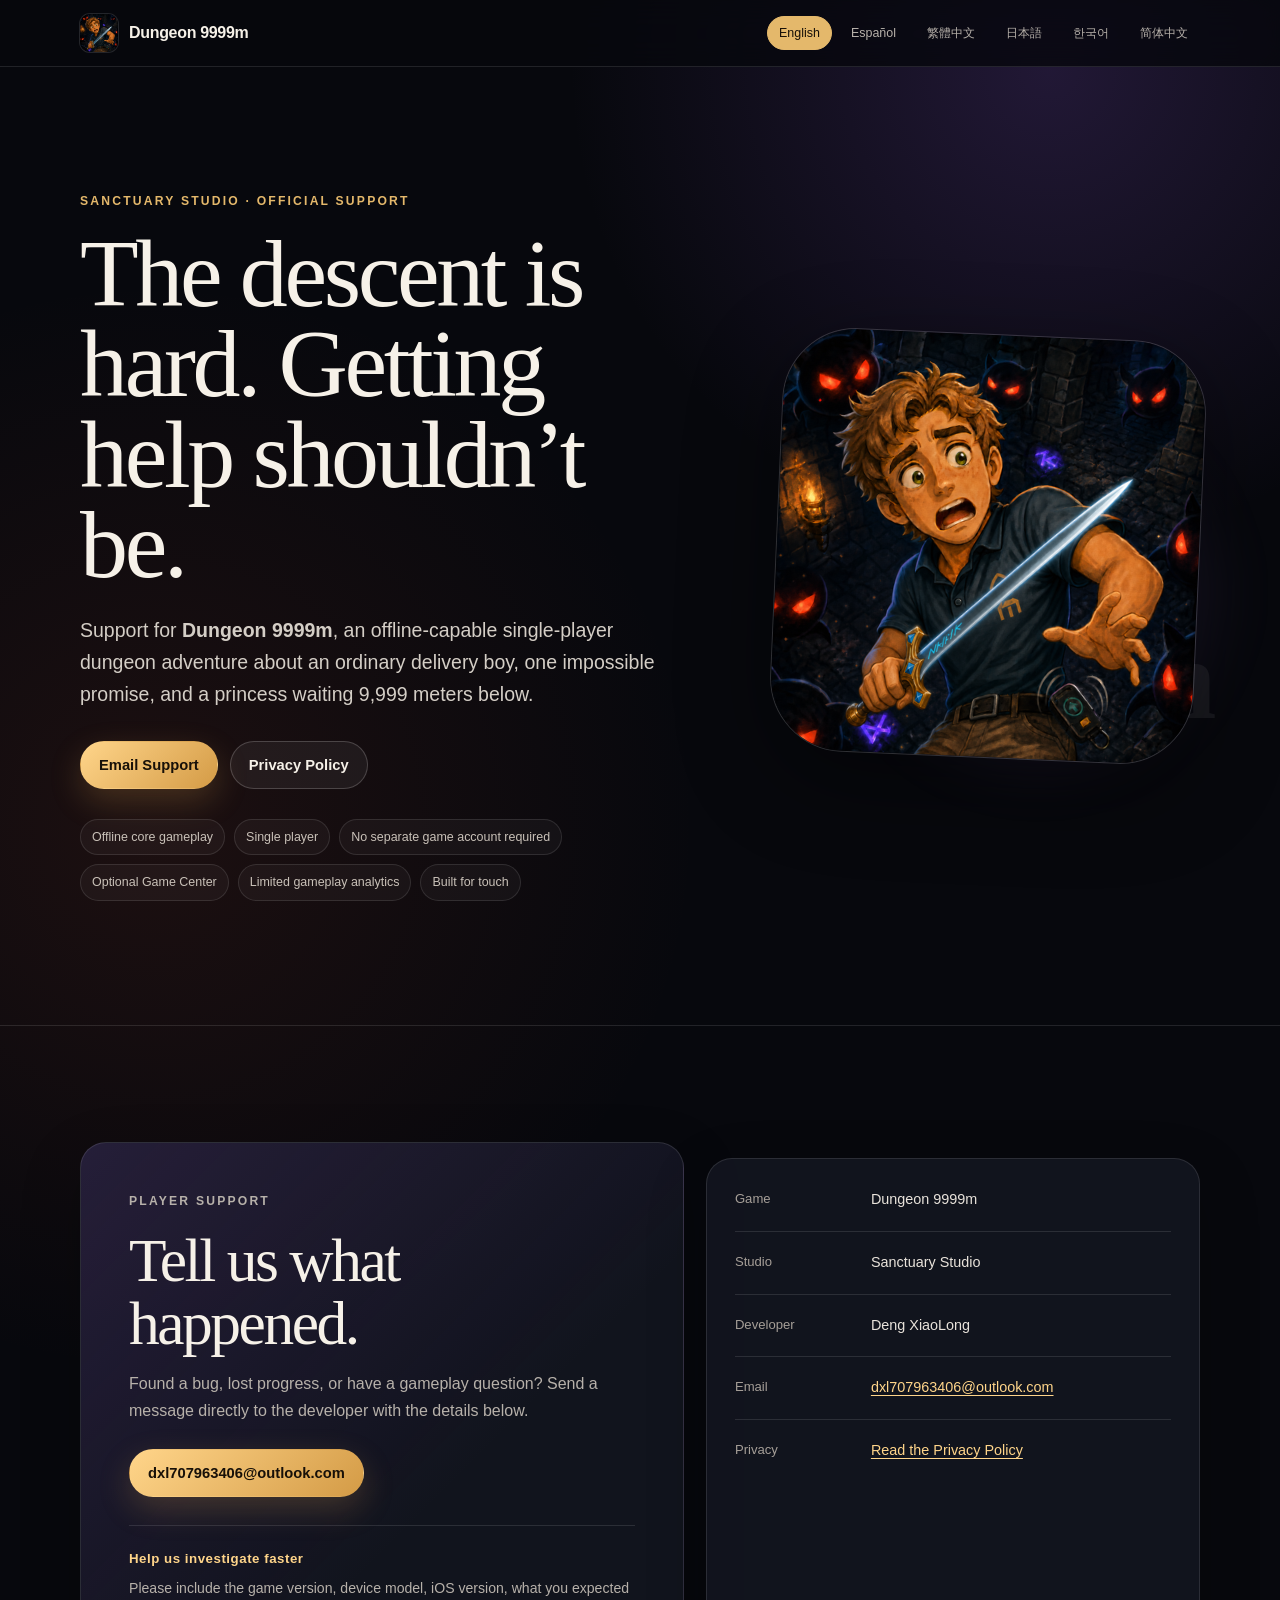
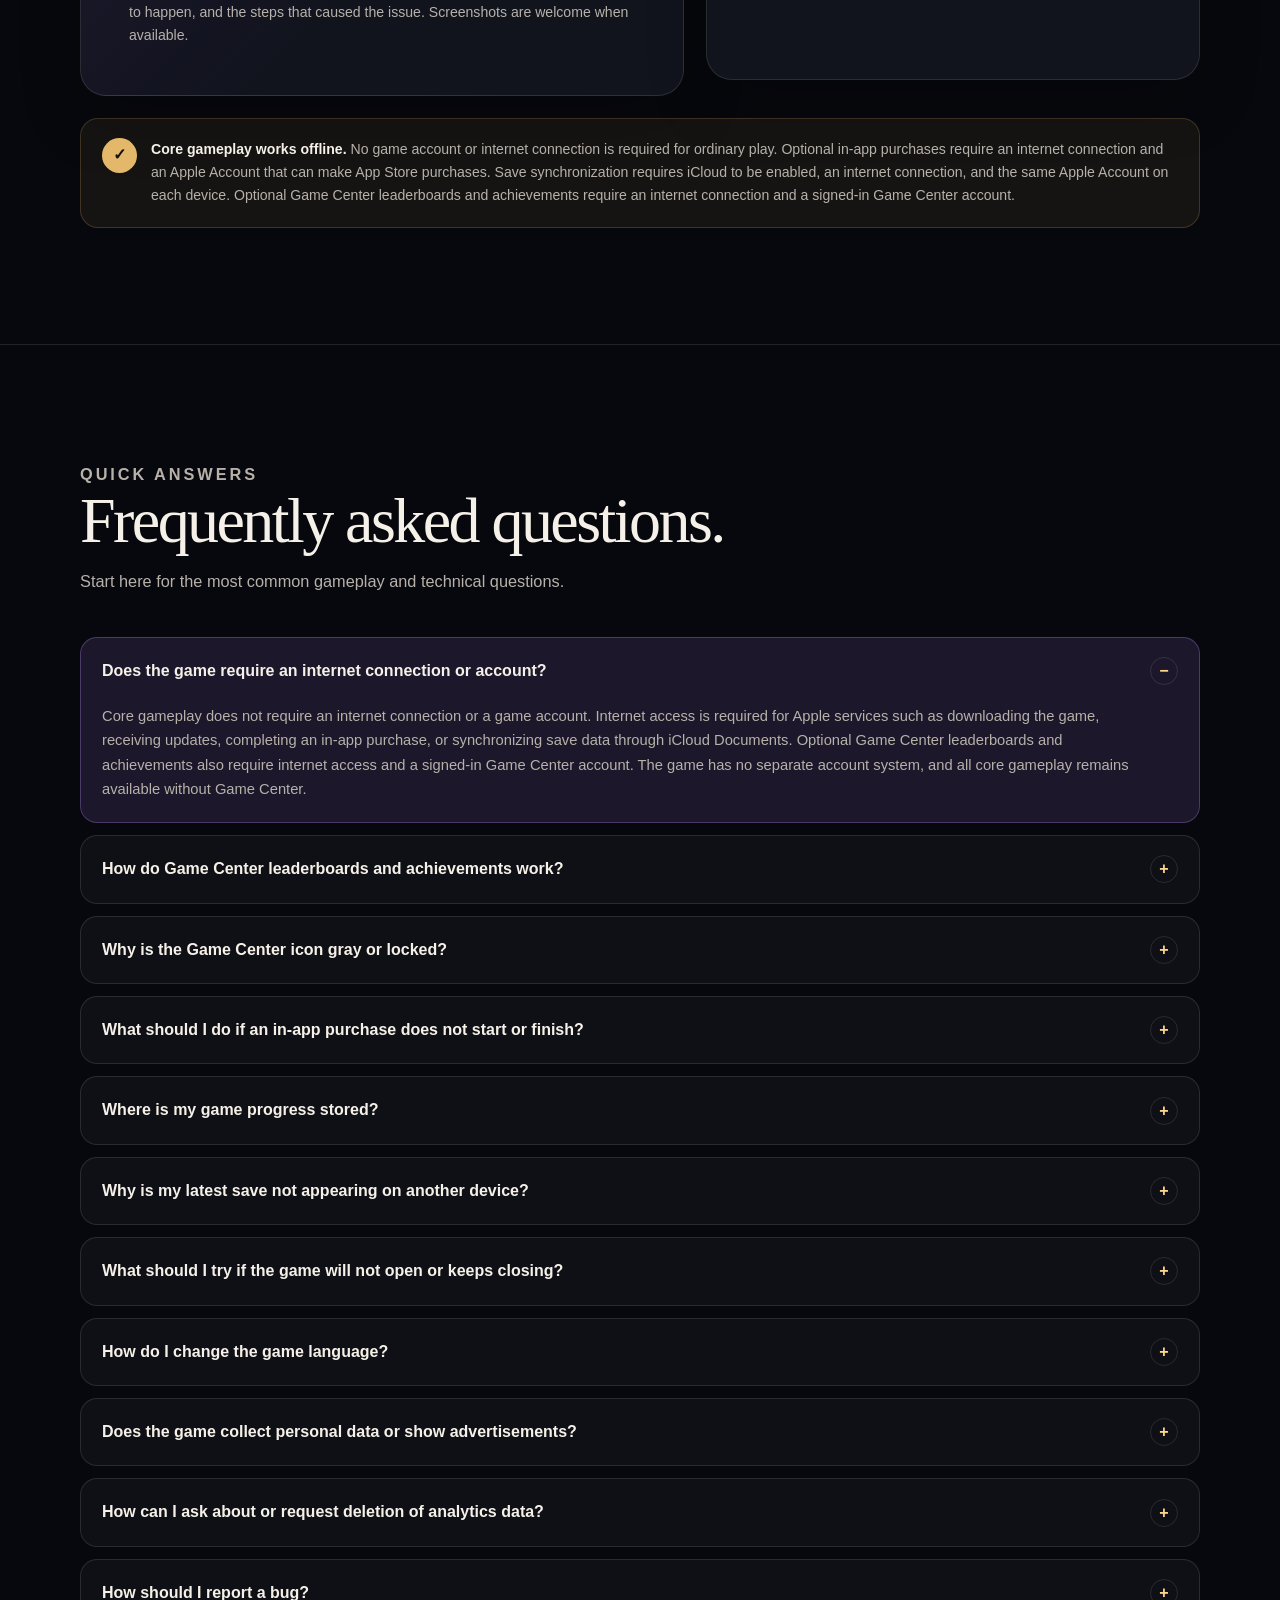
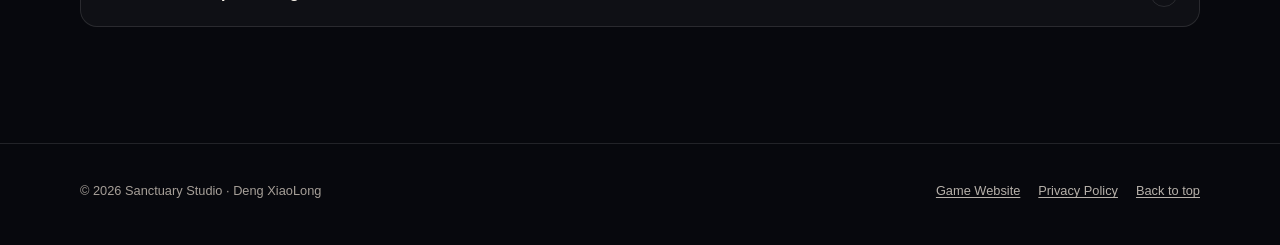
<file: support.html>
<!doctype html>
<html lang="en">
  <head>
    <meta charset="utf-8" />
    <meta name="viewport" content="width=device-width, initial-scale=1" />
    <meta name="color-scheme" content="dark" />
    <meta name="robots" content="index,follow" />
    <meta
      name="description"
      content="Official support, game information, and contact details for Dungeon 9999m by Sanctuary Studio."
    />
    <meta property="og:title" content="Dungeon 9999m — Support" />
    <meta
      property="og:description"
      content="Game information, troubleshooting, and developer contact for the offline-capable single-player dungeon adventure."
    />
    <meta property="og:type" content="website" />
    <meta property="og:image" content="assets/game-icon.png" />
    <title>Support | Dungeon 9999m</title>
    <style>
      :root {
        --night: #07080d;
        --night-soft: #0e1119;
        --panel: rgba(20, 22, 32, 0.88);
        --panel-solid: #151722;
        --ink: #f6f1e8;
        --muted: #b7b1aa;
        --faint: #a69f98;
        --line: rgba(255, 255, 255, 0.11);
        --gold: #e4b86b;
        --gold-bright: #ffd58a;
        --violet: #9d76d7;
        --violet-soft: rgba(157, 118, 215, 0.14);
        --ember: #ef6a43;
        --shadow: 0 28px 90px rgba(0, 0, 0, 0.45);
      }

      * {
        box-sizing: border-box;
      }

      html {
        scroll-behavior: smooth;
      }

      body {
        margin: 0;
        color: var(--ink);
        background:
          radial-gradient(circle at 82% 2%, rgba(102, 65, 158, 0.28), transparent 30rem),
          radial-gradient(circle at 12% 24%, rgba(173, 67, 40, 0.13), transparent 34rem),
          var(--night);
        font-family:
          Inter, ui-sans-serif, -apple-system, BlinkMacSystemFont, "Segoe UI",
          "PingFang SC", "Hiragino Sans GB", "Microsoft YaHei", sans-serif;
        line-height: 1.65;
        -webkit-font-smoothing: antialiased;
      }

      a {
        color: inherit;
      }

      img {
        display: block;
        max-width: 100%;
      }

      button,
      a {
        -webkit-tap-highlight-color: transparent;
      }

      .site-header {
        position: sticky;
        top: 0;
        z-index: 20;
        border-bottom: 1px solid var(--line);
        background: rgba(7, 8, 13, 0.82);
        backdrop-filter: blur(18px) saturate(140%);
      }

      .nav-shell {
        width: min(1120px, calc(100% - 32px));
        min-height: 66px;
        margin: 0 auto;
        display: flex;
        align-items: center;
        gap: 24px;
      }

      .brand {
        display: inline-flex;
        align-items: center;
        gap: 11px;
        color: var(--ink);
        text-decoration: none;
        font-weight: 720;
        letter-spacing: -0.02em;
      }

      .brand img {
        width: 38px;
        height: 38px;
        border-radius: 10px;
        object-fit: cover;
        box-shadow: 0 0 0 1px rgba(255, 255, 255, 0.12);
      }

      .brand span {
        white-space: nowrap;
      }

      .top-nav {
        margin-left: auto;
        display: flex;
        align-items: center;
        gap: 24px;
      }

      .top-nav a {
        color: var(--muted);
        font-size: 0.86rem;
        text-decoration: none;
      }

      .top-nav a:hover,
      .top-nav a:focus-visible {
        color: var(--gold-bright);
      }

      .language-picker {
        margin-left: auto;
        display: flex;
        align-items: center;
        gap: 7px;
        min-width: 0;
        overflow-x: auto;
        scrollbar-width: none;
      }

      .language-picker::-webkit-scrollbar {
        display: none;
      }

      .language-picker button {
        min-height: 34px;
        padding: 6px 11px;
        color: var(--muted);
        border: 1px solid transparent;
        border-radius: 999px;
        background: transparent;
        font: inherit;
        font-size: 0.78rem;
        white-space: nowrap;
        cursor: pointer;
      }

      .language-picker button:hover,
      .language-picker button:focus-visible {
        color: var(--gold-bright);
        border-color: var(--line);
      }

      .language-picker button[aria-pressed="true"] {
        color: #171008;
        border-color: var(--gold);
        background: var(--gold);
      }

      .language-panel[hidden] {
        display: none;
      }

      .page-width {
        width: min(1120px, calc(100% - 32px));
        margin-inline: auto;
      }

      .hero {
        min-height: 680px;
        display: grid;
        grid-template-columns: minmax(0, 1.05fr) minmax(340px, 0.75fr);
        align-items: center;
        gap: clamp(48px, 8vw, 110px);
        padding-block: clamp(68px, 10vw, 124px);
      }

      .eyebrow {
        margin: 0 0 18px;
        color: var(--gold);
        font-size: 0.76rem;
        font-weight: 780;
        letter-spacing: 0.18em;
        text-transform: uppercase;
      }

      h1,
      h2,
      h3,
      p {
        margin-top: 0;
      }

      h1,
      h2 {
        font-family: Georgia, "Times New Roman", "Songti SC", serif;
        font-weight: 500;
      }

      h1 {
        max-width: 700px;
        margin-bottom: 24px;
        font-size: clamp(3.1rem, 7.6vw, 6rem);
        line-height: 0.94;
        letter-spacing: -0.035em;
      }

      .hero-copy {
        max-width: 670px;
        margin-bottom: 30px;
        color: #d4cec6;
        font-size: clamp(1.03rem, 2vw, 1.22rem);
      }

      .hero-actions {
        display: flex;
        flex-wrap: wrap;
        gap: 12px;
        margin-bottom: 30px;
      }

      .button {
        min-height: 48px;
        display: inline-flex;
        align-items: center;
        justify-content: center;
        gap: 8px;
        padding: 11px 18px;
        border: 1px solid transparent;
        border-radius: 999px;
        font-size: 0.92rem;
        font-weight: 740;
        text-decoration: none;
        transition: transform 160ms ease, background 160ms ease, border-color 160ms ease;
      }

      .button:hover {
        transform: translateY(-2px);
      }

      .button-primary {
        color: #171008;
        background: linear-gradient(135deg, var(--gold-bright), #d49b46);
        box-shadow: 0 12px 32px rgba(221, 164, 76, 0.22);
      }

      .button-secondary {
        color: var(--ink);
        border-color: rgba(255, 255, 255, 0.19);
        background: rgba(255, 255, 255, 0.055);
      }

      .feature-chips {
        display: flex;
        flex-wrap: wrap;
        gap: 9px;
      }

      .feature-chips span {
        padding: 7px 11px;
        color: #c9c1b8;
        border: 1px solid var(--line);
        border-radius: 999px;
        background: rgba(255, 255, 255, 0.035);
        font-size: 0.78rem;
      }

      .hero-art {
        position: relative;
        justify-self: end;
        width: min(100%, 460px);
      }

      .hero-art::before {
        content: "";
        position: absolute;
        inset: 12% -14% -10% 10%;
        border-radius: 50%;
        background: radial-gradient(circle, rgba(157, 118, 215, 0.35), transparent 67%);
        filter: blur(24px);
      }

      .hero-art::after {
        content: "9999m";
        position: absolute;
        right: -3%;
        bottom: 5%;
        color: rgba(255, 255, 255, 0.07);
        font-family: Georgia, "Times New Roman", serif;
        font-size: clamp(4.2rem, 9vw, 7.8rem);
        font-weight: 700;
        line-height: 1;
        letter-spacing: -0.035em;
      }

      .hero-art img {
        position: relative;
        z-index: 1;
        width: 100%;
        aspect-ratio: 1;
        object-fit: cover;
        border: 1px solid rgba(255, 255, 255, 0.16);
        border-radius: clamp(34px, 7vw, 74px);
        box-shadow: var(--shadow);
        transform: rotate(2.5deg);
      }

      .section {
        padding-block: clamp(72px, 10vw, 116px);
        border-top: 1px solid var(--line);
      }

      .section-heading {
        max-width: 740px;
        margin-bottom: 42px;
      }

      .section-heading h2 {
        margin-bottom: 15px;
        font-size: clamp(2.25rem, 5vw, 4.2rem);
        line-height: 1.02;
        letter-spacing: -0.04em;
      }

      .section-heading p {
        margin-bottom: 0;
        color: var(--muted);
        font-size: 1.02rem;
      }

      .support-grid {
        display: grid;
        grid-template-columns: minmax(0, 1.1fr) minmax(320px, 0.9fr);
        gap: 22px;
        align-items: stretch;
      }

      .contact-panel,
      .info-panel {
        border: 1px solid var(--line);
        border-radius: 26px;
        background: var(--panel);
        box-shadow: 0 22px 60px rgba(0, 0, 0, 0.22);
      }

      .contact-panel {
        padding: clamp(28px, 5vw, 48px);
        background:
          linear-gradient(135deg, rgba(99, 62, 145, 0.23), transparent 62%),
          var(--panel);
      }

      .contact-panel h2 {
        max-width: 640px;
        margin-bottom: 17px;
        font-size: clamp(2.2rem, 4.8vw, 3.9rem);
        line-height: 1.02;
        letter-spacing: -0.04em;
      }

      .contact-panel > p {
        max-width: 650px;
        color: var(--muted);
      }

      .contact-panel .button {
        margin-top: 9px;
      }

      .contact-note {
        margin-top: 28px;
        padding-top: 22px;
        border-top: 1px solid var(--line);
      }

      .contact-note strong {
        display: block;
        margin-bottom: 7px;
        color: var(--gold-bright);
        font-size: 0.83rem;
        letter-spacing: 0.04em;
      }

      .contact-note p {
        margin-bottom: 0;
        color: var(--muted);
        font-size: 0.88rem;
      }

      .info-panel {
        padding: 10px 28px;
      }

      .info-row {
        display: grid;
        grid-template-columns: 118px 1fr;
        gap: 18px;
        padding: 19px 0;
        border-bottom: 1px solid var(--line);
      }

      .info-row:last-child {
        border-bottom: 0;
      }

      .info-row dt {
        color: var(--faint);
        font-size: 0.82rem;
      }

      .info-row dd {
        margin: 0;
        color: #e9e3db;
        font-size: 0.9rem;
        word-break: break-word;
      }

      .info-row a {
        color: var(--gold-bright);
        text-underline-offset: 0.18em;
      }

      .offline-banner {
        margin-top: 22px;
        padding: 19px 21px;
        display: flex;
        gap: 14px;
        align-items: flex-start;
        border: 1px solid rgba(228, 184, 107, 0.2);
        border-radius: 18px;
        background: rgba(228, 184, 107, 0.07);
      }

      .offline-banner span {
        flex: 0 0 auto;
        width: 35px;
        height: 35px;
        display: grid;
        place-items: center;
        color: #171008;
        border-radius: 50%;
        background: var(--gold);
        font-weight: 850;
      }

      .offline-banner p {
        margin: 0;
        color: var(--muted);
        font-size: 0.88rem;
      }

      .offline-banner strong {
        color: var(--ink);
      }

      .faq-list {
        display: grid;
        gap: 12px;
      }

      details {
        border: 1px solid var(--line);
        border-radius: 17px;
        background: rgba(255, 255, 255, 0.035);
      }

      details[open] {
        border-color: rgba(157, 118, 215, 0.36);
        background: var(--violet-soft);
      }

      summary {
        position: relative;
        padding: 20px 54px 20px 21px;
        cursor: pointer;
        list-style: none;
        font-weight: 710;
      }

      summary::-webkit-details-marker {
        display: none;
      }

      summary::after {
        content: "+";
        position: absolute;
        top: 50%;
        right: 21px;
        width: 26px;
        height: 26px;
        display: grid;
        place-items: center;
        color: var(--gold-bright);
        border: 1px solid var(--line);
        border-radius: 50%;
        transform: translateY(-50%);
      }

      details[open] summary::after {
        content: "−";
      }

      .faq-answer {
        padding: 0 54px 21px 21px;
        color: var(--muted);
        font-size: 0.92rem;
      }

      .faq-answer p:last-child {
        margin-bottom: 0;
      }

      .site-footer {
        padding: 36px 0 44px;
        border-top: 1px solid var(--line);
        color: var(--faint);
        font-size: 0.8rem;
      }

      .footer-row {
        display: flex;
        align-items: center;
        justify-content: space-between;
        gap: 22px;
      }

      .footer-row p {
        margin: 0;
      }

      .footer-row nav {
        display: flex;
        gap: 18px;
      }

      .footer-row a {
        color: var(--muted);
        text-underline-offset: 0.18em;
      }

      :focus-visible {
        outline: 2px solid var(--gold-bright);
        outline-offset: 4px;
      }

      @media (max-width: 860px) {
        .hero {
          min-height: 0;
          grid-template-columns: 1fr;
          padding-top: 70px;
        }

        .hero-art {
          width: min(72vw, 440px);
          justify-self: center;
          order: -1;
        }

        .hero-copy-area {
          text-align: center;
        }

        .hero-actions,
        .feature-chips {
          justify-content: center;
        }

        .support-grid {
          grid-template-columns: 1fr;
        }
      }

      @media (max-width: 640px) {
        .nav-shell {
          min-height: 60px;
        }

        .brand span {
          display: none;
        }

        .language-picker {
          gap: 3px;
        }

        .language-picker button {
          padding-inline: 8px;
          font-size: 0.72rem;
        }

        h1 {
          font-size: clamp(3.2rem, 18vw, 5.4rem);
        }

        .hero {
          padding-block: 52px 76px;
          gap: 42px;
        }

        .hero-art {
          width: min(78vw, 360px);
        }

        .section {
          padding-block: 66px;
        }

        .contact-panel,
        .info-panel {
          border-radius: 21px;
        }

        .info-panel {
          padding-inline: 21px;
        }

        .info-row {
          grid-template-columns: 1fr;
          gap: 4px;
        }

        .footer-row {
          align-items: flex-start;
          flex-direction: column;
        }
      }

      @media (prefers-reduced-motion: reduce) {
        *,
        *::before,
        *::after {
          scroll-behavior: auto !important;
          transition-duration: 0.01ms !important;
        }
      }
    </style>
  </head>
  <body>
    <header class="site-header">
      <div class="nav-shell">
        <a class="brand" href="./game.html?lang=en" aria-label="Dungeon 9999m game website" data-home-link>
          <img src="assets/game-icon.png" alt="" />
          <span>Dungeon 9999m</span>
        </a>
        <nav class="language-picker" aria-label="Language selection">
          <button type="button" data-language="english" aria-pressed="true">English</button>
          <button type="button" data-language="spanish" aria-pressed="false" lang="es">Español</button>
          <button type="button" data-language="traditional-chinese" aria-pressed="false" lang="zh-Hant">繁體中文</button>
          <button type="button" data-language="japanese" aria-pressed="false" lang="ja">日本語</button>
          <button type="button" data-language="korean" aria-pressed="false" lang="ko">한국어</button>
          <button type="button" data-language="chinese" aria-pressed="false" lang="zh-Hans">简体中文</button>
        </nav>
      </div>
    </header>

    <div class="language-panel" id="english" data-language-panel="english" lang="en">
    <main id="english-top">
      <section class="hero page-width" aria-labelledby="hero-title">
        <div class="hero-copy-area">
          <p class="eyebrow">Sanctuary Studio · Official Support</p>
          <h1 id="hero-title">The descent is hard. Getting help shouldn’t be.</h1>
          <p class="hero-copy">
            Support for <strong>Dungeon 9999m</strong>, an
            offline-capable single-player dungeon adventure about an ordinary
            delivery boy, one impossible promise, and a princess waiting 9,999
            meters below.
          </p>
          <div class="hero-actions">
            <a
              class="button button-primary"
              href="mailto:dxl707963406@outlook.com?subject=9999m%20Support%20Request&amp;body=Game%20version%3A%0ADevice%20model%3A%0AiOS%20version%3A%0AIssue%3A%0ASteps%20to%20reproduce%3A"
            >Email Support</a>
            <a class="button button-secondary" href="./index.html">Privacy Policy</a>
          </div>
          <div class="feature-chips" aria-label="Game features">
            <span>Offline core gameplay</span>
            <span>Single player</span>
            <span>No separate game account required</span>
            <span>Optional Game Center</span>
            <span>Limited gameplay analytics</span>
            <span>Built for touch</span>
          </div>
        </div>

        <div class="hero-art" aria-hidden="true">
          <img src="assets/game-icon.png" alt="" />
        </div>
      </section>

      <section class="section" id="english-contact" aria-labelledby="english-contact-heading">
        <div class="page-width support-grid">
          <div class="contact-panel">
            <p class="eyebrow">Player Support</p>
            <h2 id="english-contact-heading">Tell us what happened.</h2>
            <p>
              Found a bug, lost progress, or have a gameplay question? Send a
              message directly to the developer with the details below.
            </p>
            <a
              class="button button-primary"
              href="mailto:dxl707963406@outlook.com?subject=9999m%20Support%20Request&amp;body=Game%20version%3A%0ADevice%20model%3A%0AiOS%20version%3A%0AIssue%3A%0ASteps%20to%20reproduce%3A"
            >dxl707963406@outlook.com</a>

            <div class="contact-note">
              <strong>Help us investigate faster</strong>
              <p>
                Please include the game version, device model, iOS version,
                what you expected to happen, and the steps that caused the issue.
                Screenshots are welcome when available.
              </p>
            </div>
          </div>

          <dl class="info-panel" aria-label="Developer contact information">
            <div class="info-row">
              <dt>Game</dt>
              <dd>Dungeon 9999m</dd>
            </div>
            <div class="info-row">
              <dt>Studio</dt>
              <dd>Sanctuary Studio</dd>
            </div>
            <div class="info-row">
              <dt>Developer</dt>
              <dd>Deng XiaoLong</dd>
            </div>
            <div class="info-row">
              <dt>Email</dt>
              <dd><a href="mailto:dxl707963406@outlook.com">dxl707963406@outlook.com</a></dd>
            </div>
            <div class="info-row">
              <dt>Privacy</dt>
              <dd><a href="./index.html">Read the Privacy Policy</a></dd>
            </div>
          </dl>
        </div>

        <div class="page-width">
          <div class="offline-banner">
            <span aria-hidden="true">✓</span>
            <p>
              <strong>Core gameplay works offline.</strong> No game account or
              internet connection is required for ordinary play. Optional
              in-app purchases require an internet connection and an Apple
              Account that can make App Store purchases. Save synchronization
              requires iCloud to be enabled, an internet connection, and the
              same Apple Account on each device. Optional Game Center
              leaderboards and achievements require an internet connection and
              a signed-in Game Center account.
            </p>
          </div>
        </div>
      </section>

      <section class="section" id="english-faq" aria-labelledby="english-faq-heading">
        <div class="page-width">
          <div class="section-heading">
            <p class="eyebrow">Quick answers</p>
            <h2 id="english-faq-heading">Frequently asked questions.</h2>
            <p>Start here for the most common gameplay and technical questions.</p>
          </div>

          <div class="faq-list">
            <details open>
              <summary>Does the game require an internet connection or account?</summary>
              <div class="faq-answer">
                <p>
                  Core gameplay does not require an internet connection or a
                  game account. Internet access is required for Apple services
                  such as downloading the game, receiving updates, completing
                  an in-app purchase, or synchronizing save data through iCloud
                  Documents. Optional Game Center leaderboards and achievements
                  also require internet access and a signed-in Game Center
                  account. The game has no separate account system, and all core
                  gameplay remains available without Game Center.
                </p>
              </div>
            </details>

            <details>
              <summary>How do Game Center leaderboards and achievements work?</summary>
              <div class="faq-answer">
                <p>
                  Game Center is optional. When you are signed in, the game
                  submits your deepest-depth score and achievement progress to
                  Apple Game Center. This lets you view your achievements and
                  compare leaderboard results, and keeps that Game Center
                  progress available on supported devices using the same Game
                  Center account. Game Center achievements do not grant
                  additional in-game items or currency.
                </p>
              </div>
            </details>

            <details>
              <summary>Why is the Game Center icon gray or locked?</summary>
              <div class="faq-answer">
                <p>
                  A gray or locked icon means the game cannot confirm an active
                  Game Center sign-in. Check your internet connection, open
                  iPhone or iPad Settings &gt; Game Center, and confirm that you
                  are signed in. Then return to the game and try again; restart
                  the game once if the status does not refresh. If you previously
                  dismissed Apple’s sign-in screen, sign in from Settings before
                  returning. You can continue playing normally without Game
                  Center.
                </p>
              </div>
            </details>

            <details>
              <summary>What should I do if an in-app purchase does not start or finish?</summary>
              <div class="faq-answer">
                <p>
                  Check that the device has a working internet connection, is
                  signed in to the App Store, and allows in-app purchases. Keep
                  the game open briefly while Apple confirms the transaction
                  and the game saves the delivery record. Avoid tapping another
                  purchase while one is still being processed. If Apple charged
                  you but the crystals do not appear, restart the game once and
                  then contact support with the product, approximate purchase
                  time, game version, and device model. Do not send payment-card
                  details or Apple Account credentials.
                </p>
              </div>
            </details>

            <details>
              <summary>Where is my game progress stored?</summary>
              <div class="faq-answer">
                <p>
                  Progress and settings are stored locally on your device. When
                  iCloud is enabled for the game, a save copy is also stored in
                  Apple’s iCloud Documents and synchronized across supported
                  devices signed in to the same Apple Account. This helps keep
                  progress available when you change devices. Allow iCloud time
                  to finish synchronizing before opening the game on another device.
                </p>
              </div>
            </details>

            <details>
              <summary>Why is my latest save not appearing on another device?</summary>
              <div class="faq-answer">
                <p>
                  Confirm that both devices use the same Apple Account, iCloud
                  Drive is enabled, iCloud access is allowed for the game, and
                  both devices have an internet connection. Close the game on the
                  first device after saving, allow synchronization to complete,
                  and then open it on the second device. If the problem continues,
                  contact support before uninstalling the game.
                </p>
              </div>
            </details>

            <details>
              <summary>What should I try if the game will not open or keeps closing?</summary>
              <div class="faq-answer">
                <p>
                  Close the game completely, restart your device, confirm that
                  enough storage space is available, and install the latest game
                  and iOS updates. If the problem continues, email the device
                  model, iOS version, game version, and a description of when the
                  issue occurs.
                </p>
              </div>
            </details>

            <details>
              <summary>How do I change the game language?</summary>
              <div class="faq-answer">
                <p>
                  Open Settings from the game’s main screen and choose Language.
                  The game supports English, Simplified Chinese, Traditional
                  Chinese, Japanese, and Korean.
                </p>
              </div>
            </details>

            <details>
              <summary>Does the game collect personal data or show advertisements?</summary>
              <div class="faq-answer">
                <p>
                  The game does not display advertisements or require a game
                  account. GameAnalytics-enabled versions use GameAnalytics for limited product analytics,
                  including a persistent IDFV-based identifier, device and app
                  version information, coarse location derived from the network,
                  gameplay milestones, session activity, and optional purchase
                  outcomes. The current configuration does not request ATT,
                  submit IDFA-based advertising events, upload automatic Unity
                  errors, or send raw StoreKit transaction identifiers or
                  receipts to GameAnalytics. Optional Game Center features send
                  the player’s deepest-depth score and achievement progress to
                  Apple, but the game does not send Game Center identifiers,
                  nicknames, scores, or achievement progress to GameAnalytics or
                  a developer-operated server. When enabled, save synchronization
                  is provided by Apple’s iCloud Documents. Read the
                  <a href="./index.html">full Privacy Policy</a> for details.
                  Apple explains its handling of Game Center information in
                  <a href="https://www.apple.com/legal/privacy/data/en/game-center/" rel="noopener">Game Center &amp; Privacy</a>.
                </p>
              </div>
            </details>

            <details>
              <summary>How can I ask about or request deletion of analytics data?</summary>
              <div class="faq-answer">
                <p>
                  Email
                  <a href="mailto:dxl707963406@outlook.com?subject=9999m%20Privacy%20Request">dxl707963406@outlook.com</a>
                  with the subject “9999m Privacy Request.” Do not send payment
                  credentials or your Apple Account password. We may need the
                  GameAnalytics user identifier from the affected installation
                  to locate an analytics record, and we will explain how to find
                  it if required.
                </p>
              </div>
            </details>

            <details>
              <summary>How should I report a bug?</summary>
              <div class="faq-answer">
                <p>
                  Email <a href="mailto:dxl707963406@outlook.com">dxl707963406@outlook.com</a>
                  with the game version, device model, iOS version, steps to
                  reproduce the problem, and screenshots if available.
                </p>
              </div>
            </details>
          </div>
        </div>
      </section>
    </main>

    <footer class="site-footer">
      <div class="page-width footer-row">
        <p>© 2026 Sanctuary Studio · Deng XiaoLong</p>
        <nav aria-label="Footer navigation">
          <a href="./game.html?lang=en">Game Website</a>
          <a href="./index.html">Privacy Policy</a>
          <a href="#english">Back to top</a>
        </nav>
      </div>
    </footer>
    </div>

    <div class="language-panel" id="chinese" data-language-panel="chinese" lang="zh-Hans" hidden>
    <main id="chinese-top">
      <section class="hero page-width" aria-labelledby="chinese-hero-title">
        <div class="hero-copy-area">
          <p class="eyebrow">庇护所工作室 · 官方支持</p>
          <h1 id="chinese-hero-title">下潜很艰难。获得帮助不应该。</h1>
          <p class="hero-copy">
            这里为<strong>《Dungeon 9999m》</strong>提供支持。这是一款支持离线游玩的单人地牢冒险游戏，讲述一名普通送货少年、一项几乎不可能完成的承诺，以及一位在地下 9,999 米等待救援的公主。
          </p>
          <div class="hero-actions">
            <a
              class="button button-primary"
              href="mailto:dxl707963406@outlook.com?subject=9999m%20Support%20Request&amp;body=Game%20version%3A%0ADevice%20model%3A%0AiOS%20version%3A%0AIssue%3A%0ASteps%20to%20reproduce%3A"
            >联系支持</a>
            <a class="button button-secondary" href="./index.html#chinese">隐私政策</a>
          </div>
          <div class="feature-chips" aria-label="游戏功能">
            <span>核心玩法支持离线</span>
            <span>单人游戏</span>
            <span>无需单独的游戏账户</span>
            <span>可选 Game Center</span>
            <span>有限的游戏分析</span>
            <span>为触控操作设计</span>
          </div>
        </div>

        <div class="hero-art" aria-hidden="true">
          <img src="assets/game-icon.png" alt="" />
        </div>
      </section>

      <section class="section" id="chinese-contact" aria-labelledby="chinese-contact-heading">
        <div class="page-width support-grid">
          <div class="contact-panel">
            <p class="eyebrow">玩家支持</p>
            <h2 id="chinese-contact-heading">告诉我们发生了什么。</h2>
            <p>如果您遇到错误、存档丢失或玩法问题，请将以下信息直接发送给开发者。</p>
            <a
              class="button button-primary"
              href="mailto:dxl707963406@outlook.com?subject=9999m%20Support%20Request&amp;body=Game%20version%3A%0ADevice%20model%3A%0AiOS%20version%3A%0AIssue%3A%0ASteps%20to%20reproduce%3A"
            >dxl707963406@outlook.com</a>

            <div class="contact-note">
              <strong>帮助我们更快定位问题</strong>
              <p>请提供游戏版本、设备型号、iOS 版本、您预期发生的结果，以及触发问题的操作步骤。如有截图，也请一并附上。</p>
            </div>
          </div>

          <dl class="info-panel" aria-label="开发者联系信息">
            <div class="info-row"><dt>游戏</dt><dd>Dungeon 9999m</dd></div>
            <div class="info-row"><dt>工作室</dt><dd>庇护所工作室</dd></div>
            <div class="info-row"><dt>开发者</dt><dd>Deng XiaoLong</dd></div>
            <div class="info-row"><dt>电子邮箱</dt><dd><a href="mailto:dxl707963406@outlook.com">dxl707963406@outlook.com</a></dd></div>
            <div class="info-row"><dt>隐私</dt><dd><a href="./index.html#chinese">阅读隐私政策</a></dd></div>
          </dl>
        </div>

        <div class="page-width">
          <div class="offline-banner">
            <span aria-hidden="true">✓</span>
            <p>
              <strong>核心玩法支持离线。</strong>正常游玩不需要游戏账户或网络连接。可选的 App 内购买需要网络连接，以及能够在 App Store 购买项目的 Apple 账户。存档同步需要启用 iCloud、连接网络，并在各设备上使用同一 Apple 账户。可选的 Game Center 排行榜和成就需要网络连接及已登录的 Game Center 账户。
            </p>
          </div>
        </div>
      </section>

      <section class="section" id="chinese-faq" aria-labelledby="chinese-faq-heading">
        <div class="page-width">
          <div class="section-heading">
            <p class="eyebrow">快速解答</p>
            <h2 id="chinese-faq-heading">常见问题</h2>
            <p>您可以先在这里查找常见的玩法与技术问题。</p>
          </div>

          <div class="faq-list">
            <details open>
              <summary>游戏是否需要网络连接或账户？</summary>
              <div class="faq-answer"><p>核心玩法不需要网络连接或游戏账户。下载游戏、接收更新、完成 App 内购买或通过 iCloud Documents 同步存档等 Apple 服务需要网络。可选的 Game Center 排行榜和成就还需要网络连接及已登录的 Game Center 账户。本游戏没有单独的账户系统；不使用 Game Center 也可以体验全部核心玩法。</p></div>
            </details>

            <details>
              <summary>Game Center 排行榜和成就是如何工作的？</summary>
              <div class="faq-answer"><p>Game Center 是可选功能。登录后，游戏会将您的最深下降距离分数和成就进度提交至 Apple Game Center，以便您查看成就、比较排行榜成绩，并在使用同一 Game Center 账户的受支持设备上保留这些进度。Game Center 成就不会提供额外的游戏内物品或货币奖励。</p></div>
            </details>

            <details>
              <summary>为什么 Game Center 图标显示为灰色或带锁？</summary>
              <div class="faq-answer"><p>灰色或带锁图标表示游戏无法确认有效的 Game Center 登录状态。请检查网络连接，打开 iPhone 或 iPad 的“设置 &gt; Game Center”，并确认已经登录。然后返回游戏重试；如果状态没有刷新，可重新启动一次游戏。如果您之前关闭了 Apple 的登录界面，请先在系统设置中登录。即使不使用 Game Center，您也可以正常游玩。</p></div>
            </details>

            <details>
              <summary>App 内购买无法开始或完成时该怎么办？</summary>
              <div class="faq-answer"><p>请确认设备网络正常、已登录 App Store，并允许 App 内购买。在 Apple 确认交易和游戏保存发放记录时，请短暂保持游戏开启；已有购买正在处理时请勿再次点击。如果 Apple 已扣款但水晶没有到账，请重新启动一次游戏，然后将商品名称、大致购买时间、游戏版本及设备型号发送给支持邮箱。请勿发送银行卡信息或 Apple 账户凭据。</p></div>
            </details>

            <details>
              <summary>游戏进度保存在哪里？</summary>
              <div class="faq-answer"><p>进度和设置保存在您的设备本地。为游戏启用 iCloud 后，存档副本也会保存在 Apple 的 iCloud Documents 中，并在使用同一 Apple 账户的受支持设备间同步。更换设备时，这有助于保留进度。在另一台设备上打开游戏前，请给 iCloud 足够时间完成同步。</p></div>
            </details>

            <details>
              <summary>为什么另一台设备没有显示最新存档？</summary>
              <div class="faq-answer"><p>请确认两台设备使用同一 Apple 账户、已启用 iCloud Drive、允许本游戏访问 iCloud，并且都已连接网络。在第一台设备保存后关闭游戏，等待同步完成，再在第二台设备上打开。如果问题仍然存在，请在卸载游戏前联系支持。</p></div>
            </details>

            <details>
              <summary>游戏无法启动或频繁关闭时应该怎么做？</summary>
              <div class="faq-answer"><p>请彻底关闭游戏、重新启动设备、确认有足够的存储空间，并安装最新的游戏和 iOS 更新。如果问题仍然存在，请通过电子邮件提供设备型号、iOS 版本、游戏版本及问题发生时的情况。</p></div>
            </details>

            <details>
              <summary>如何更改游戏语言？</summary>
              <div class="faq-answer"><p>在游戏主界面打开“设置”，然后选择“语言”。游戏支持英语、简体中文、繁体中文、日语和韩语。</p></div>
            </details>

            <details>
              <summary>游戏会收集个人数据或显示广告吗？</summary>
              <div class="faq-answer"><p>本游戏不显示广告，也不要求注册游戏账户。包含 GameAnalytics 的版本会使用该服务进行有限的产品分析，其中可能包括基于 IDFV 的持久标识符、设备与 App 版本信息、由网络推断的粗略位置、游戏里程碑、会话活动及可选的购买结果。当前配置不会请求 ATT，不会提交基于 IDFA 的广告事件，不会上传 Unity 自动错误，也不会向 GameAnalytics 发送原始 StoreKit 交易标识符或收据。可选的 Game Center 功能会将玩家的最深下降距离分数和成就进度提交给 Apple，但不会把 Game Center 标识符、昵称、分数或成就进度发送到 GameAnalytics 或开发者运营的服务器。启用后，存档同步由 Apple 的 iCloud Documents 提供。详情请阅读<a href="./index.html#chinese">完整隐私政策</a>。Apple 对 Game Center 信息的处理说明请参阅<a href="https://www.apple.com/legal/privacy/data/en/game-center/" rel="noopener">《Game Center 与隐私》</a>。</p></div>
            </details>

            <details>
              <summary>如何查询或申请删除分析数据？</summary>
              <div class="faq-answer"><p>请发送邮件至 <a href="mailto:dxl707963406@outlook.com?subject=9999m%20Privacy%20Request">dxl707963406@outlook.com</a>，主题填写“9999m Privacy Request”。请勿发送付款凭据或 Apple 账户密码。为了定位分析记录，我们可能需要受影响安装中的 GameAnalytics 用户标识符；如有需要，我们会说明查找方法。</p></div>
            </details>

            <details>
              <summary>如何报告错误？</summary>
              <div class="faq-answer"><p>请发送邮件至 <a href="mailto:dxl707963406@outlook.com">dxl707963406@outlook.com</a>，并提供游戏版本、设备型号、iOS 版本、复现步骤，以及可用的截图。</p></div>
            </details>
          </div>
        </div>
      </section>
    </main>

    <footer class="site-footer">
      <div class="page-width footer-row">
        <p>© 2026 庇护所工作室 · Deng XiaoLong</p>
        <nav aria-label="页脚导航">
          <a href="./game.html?lang=zh-hans">游戏网站</a>
          <a href="./index.html#chinese">隐私政策</a>
          <a href="#chinese">返回顶部</a>
        </nav>
      </div>
    </footer>
    </div>

    <div class="language-panel" id="spanish" data-language-panel="spanish" lang="es" hidden>
    <main id="spanish-top">
      <section class="hero page-width" aria-labelledby="spanish-hero-title">
        <div class="hero-copy-area">
          <p class="eyebrow">Sanctuary Studio · Soporte oficial</p>
          <h1 id="spanish-hero-title">El descenso es difícil. Pedir ayuda no debería serlo.</h1>
          <p class="hero-copy">
            Soporte para <strong>Dungeon 9999m</strong>, una aventura de mazmorras para un jugador que puede jugarse sin conexión, protagonizada por un repartidor corriente, una promesa imposible y una princesa que espera 9.999 metros bajo tierra.
          </p>
          <div class="hero-actions">
            <a
              class="button button-primary"
              href="mailto:dxl707963406@outlook.com?subject=9999m%20Support%20Request&amp;body=Game%20version%3A%0ADevice%20model%3A%0AiOS%20version%3A%0AIssue%3A%0ASteps%20to%20reproduce%3A"
            >Contactar con soporte</a>
            <a class="button button-secondary" href="./index.html#spanish">Política de privacidad</a>
          </div>
          <div class="feature-chips" aria-label="Funciones del juego">
            <span>Juego principal sin conexión</span>
            <span>Un jugador</span>
            <span>Sin cuenta de juego independiente</span>
            <span>Game Center opcional</span>
            <span>Análisis de juego limitados</span>
            <span>Diseñado para controles táctiles</span>
          </div>
        </div>

        <div class="hero-art" aria-hidden="true">
          <img src="assets/game-icon.png" alt="" />
        </div>
      </section>

      <section class="section" id="spanish-contact" aria-labelledby="spanish-contact-heading">
        <div class="page-width support-grid">
          <div class="contact-panel">
            <p class="eyebrow">Soporte para jugadores</p>
            <h2 id="spanish-contact-heading">Cuéntenos qué ha ocurrido.</h2>
            <p>Si ha encontrado un error, ha perdido progreso o tiene una pregunta sobre el juego, envíe directamente al desarrollador los datos indicados a continuación.</p>
            <a
              class="button button-primary"
              href="mailto:dxl707963406@outlook.com?subject=9999m%20Support%20Request&amp;body=Game%20version%3A%0ADevice%20model%3A%0AiOS%20version%3A%0AIssue%3A%0ASteps%20to%20reproduce%3A"
            >dxl707963406@outlook.com</a>

            <div class="contact-note">
              <strong>Ayúdenos a investigar más rápido</strong>
              <p>Incluya la versión del juego, el modelo del dispositivo, la versión de iOS, lo que esperaba que ocurriera y los pasos que provocaron el problema. Puede adjuntar capturas de pantalla.</p>
            </div>
          </div>

          <dl class="info-panel" aria-label="Información de contacto del desarrollador">
            <div class="info-row"><dt>Juego</dt><dd>Dungeon 9999m</dd></div>
            <div class="info-row"><dt>Estudio</dt><dd>Sanctuary Studio</dd></div>
            <div class="info-row"><dt>Desarrollador</dt><dd>Deng XiaoLong</dd></div>
            <div class="info-row"><dt>Correo</dt><dd><a href="mailto:dxl707963406@outlook.com">dxl707963406@outlook.com</a></dd></div>
            <div class="info-row"><dt>Privacidad</dt><dd><a href="./index.html#spanish">Leer la Política de privacidad</a></dd></div>
          </dl>
        </div>

        <div class="page-width">
          <div class="offline-banner">
            <span aria-hidden="true">✓</span>
            <p>
              <strong>El juego principal funciona sin conexión.</strong> Para jugar normalmente no se necesita una cuenta del juego ni conexión a Internet. Las compras opcionales dentro de la app requieren Internet y una cuenta de Apple autorizada para comprar en el App Store. La sincronización de partidas requiere iCloud, conexión a Internet y la misma cuenta de Apple en cada dispositivo. Las clasificaciones y los logros opcionales de Game Center requieren Internet y una cuenta de Game Center con la sesión iniciada.
            </p>
          </div>
        </div>
      </section>

      <section class="section" id="spanish-faq" aria-labelledby="spanish-faq-heading">
        <div class="page-width">
          <div class="section-heading">
            <p class="eyebrow">Respuestas rápidas</p>
            <h2 id="spanish-faq-heading">Preguntas frecuentes</h2>
            <p>Empiece aquí para resolver las dudas técnicas y de juego más habituales.</p>
          </div>

          <div class="faq-list">
            <details open>
              <summary>¿El juego necesita conexión a Internet o una cuenta?</summary>
              <div class="faq-answer"><p>El juego principal no necesita conexión a Internet ni una cuenta del juego. Los servicios de Apple, como descargar el juego, recibir actualizaciones, completar una compra dentro de la app o sincronizar partidas mediante iCloud Documents, requieren Internet. Las clasificaciones y los logros opcionales de Game Center también requieren Internet y una cuenta de Game Center con la sesión iniciada. El juego no tiene un sistema de cuentas independiente y todo el juego principal está disponible sin Game Center.</p></div>
            </details>

            <details>
              <summary>¿Cómo funcionan las clasificaciones y los logros de Game Center?</summary>
              <div class="faq-answer"><p>Game Center es opcional. Cuando inicia sesión, el juego envía a Apple Game Center su puntuación de mayor profundidad y el progreso de sus logros. Así puede consultar sus logros, comparar resultados en la clasificación y conservar ese progreso en dispositivos compatibles que utilicen la misma cuenta de Game Center. Los logros de Game Center no otorgan objetos ni moneda adicionales dentro del juego.</p></div>
            </details>

            <details>
              <summary>¿Por qué el icono de Game Center aparece gris o bloqueado?</summary>
              <div class="faq-answer"><p>Un icono gris o bloqueado indica que el juego no puede confirmar una sesión activa de Game Center. Compruebe la conexión a Internet, abra Ajustes &gt; Game Center en el iPhone o iPad y confirme que ha iniciado sesión. Después vuelva al juego e inténtelo de nuevo; reinicie el juego una vez si el estado no se actualiza. Si cerró anteriormente la pantalla de inicio de sesión de Apple, inicie sesión desde Ajustes antes de volver. Puede seguir jugando normalmente sin Game Center.</p></div>
            </details>

            <details>
              <summary>¿Qué hago si una compra dentro de la app no se inicia o no termina?</summary>
              <div class="faq-answer"><p>Compruebe que el dispositivo tenga conexión a Internet, que haya iniciado sesión en el App Store y que las compras dentro de la app estén permitidas. Mantenga el juego abierto brevemente mientras Apple confirma la transacción y el juego guarda el registro de entrega. No pulse otra compra mientras haya una en proceso. Si Apple ha efectuado el cobro pero no aparecen los cristales, reinicie el juego una vez y contacte con soporte indicando el producto, la hora aproximada, la versión del juego y el modelo del dispositivo. No envíe datos de tarjetas ni credenciales de su cuenta de Apple.</p></div>
            </details>

            <details>
              <summary>¿Dónde se guarda mi progreso?</summary>
              <div class="faq-answer"><p>El progreso y los ajustes se guardan localmente en el dispositivo. Si iCloud está habilitado para el juego, también se guarda una copia en iCloud Documents de Apple y se sincroniza entre dispositivos compatibles conectados a la misma cuenta de Apple. Esto ayuda a conservar el progreso al cambiar de dispositivo. Espere a que iCloud termine de sincronizar antes de abrir el juego en otro dispositivo.</p></div>
            </details>

            <details>
              <summary>¿Por qué no aparece mi última partida en otro dispositivo?</summary>
              <div class="faq-answer"><p>Confirme que ambos dispositivos utilizan la misma cuenta de Apple, que iCloud Drive está activado, que el juego tiene acceso a iCloud y que ambos dispositivos están conectados a Internet. Cierre el juego en el primer dispositivo después de guardar, espere a que termine la sincronización y ábralo después en el segundo. Si el problema continúa, contacte con soporte antes de desinstalar el juego.</p></div>
            </details>

            <details>
              <summary>¿Qué puedo hacer si el juego no se abre o se cierra continuamente?</summary>
              <div class="faq-answer"><p>Cierre el juego por completo, reinicie el dispositivo, confirme que hay suficiente espacio de almacenamiento e instale las actualizaciones más recientes del juego y de iOS. Si el problema continúa, envíe por correo el modelo del dispositivo, la versión de iOS, la versión del juego y una descripción de cuándo ocurre.</p></div>
            </details>

            <details>
              <summary>¿Cómo cambio el idioma del juego?</summary>
              <div class="faq-answer"><p>Abra Ajustes en la pantalla principal del juego y seleccione Idioma. El juego admite inglés, chino simplificado, chino tradicional, japonés y coreano.</p></div>
            </details>

            <details>
              <summary>¿El juego recopila datos personales o muestra anuncios?</summary>
              <div class="faq-answer"><p>El juego no muestra anuncios ni exige una cuenta del juego. Las versiones que incluyen GameAnalytics lo utilizan para análisis limitados del producto, que pueden incluir un identificador persistente basado en IDFV, información del dispositivo y de la versión de la app, ubicación aproximada derivada de la red, hitos de juego, actividad de las sesiones y resultados opcionales de compras. La configuración actual no solicita ATT, no envía eventos publicitarios basados en IDFA, no sube errores automáticos de Unity ni envía identificadores de transacciones o recibos de StoreKit sin procesar a GameAnalytics. Las funciones opcionales de Game Center envían a Apple la puntuación de mayor profundidad y el progreso de los logros, pero el juego no envía identificadores, apodos, puntuaciones ni progreso de Game Center a GameAnalytics ni a servidores operados por el desarrollador. Cuando está activada, Apple proporciona la sincronización mediante iCloud Documents. Consulte la <a href="./index.html#spanish">Política de privacidad completa</a>. Apple explica cómo trata la información de Game Center en <a href="https://www.apple.com/legal/privacy/data/en/game-center/" rel="noopener">Game Center y la privacidad</a>.</p></div>
            </details>

            <details>
              <summary>¿Cómo puedo consultar o solicitar la eliminación de datos analíticos?</summary>
              <div class="faq-answer"><p>Envíe un correo a <a href="mailto:dxl707963406@outlook.com?subject=9999m%20Privacy%20Request">dxl707963406@outlook.com</a> con el asunto “9999m Privacy Request”. No envíe credenciales de pago ni la contraseña de su cuenta de Apple. Es posible que necesitemos el identificador de usuario de GameAnalytics de la instalación afectada para localizar un registro; si es necesario, le explicaremos cómo encontrarlo.</p></div>
            </details>

            <details>
              <summary>¿Cómo informo de un error?</summary>
              <div class="faq-answer"><p>Envíe un correo a <a href="mailto:dxl707963406@outlook.com">dxl707963406@outlook.com</a> con la versión del juego, el modelo del dispositivo, la versión de iOS, los pasos para reproducir el problema y capturas de pantalla, si dispone de ellas.</p></div>
            </details>
          </div>
        </div>
      </section>
    </main>

    <footer class="site-footer">
      <div class="page-width footer-row">
        <p>© 2026 Sanctuary Studio · Deng XiaoLong</p>
        <nav aria-label="Navegación del pie de página">
          <a href="./game.html?lang=es">Sitio del juego</a>
          <a href="./index.html#spanish">Política de privacidad</a>
          <a href="#spanish">Volver arriba</a>
        </nav>
      </div>
    </footer>
    </div>

    <div class="language-panel" id="traditional-chinese" data-language-panel="traditional-chinese" lang="zh-Hant" hidden>
    <main id="traditional-chinese-top">
      <section class="hero page-width" aria-labelledby="traditional-chinese-hero-title">
        <div class="hero-copy-area">
          <p class="eyebrow">Sanctuary Studio · 官方支援</p>
          <h1 id="traditional-chinese-hero-title">下潛很艱難。取得協助不應該如此。</h1>
          <p class="hero-copy">
            這裡為《<strong>Dungeon 9999m</strong>》提供支援。這是一款支援離線遊玩的單人地城冒險遊戲，描述一名普通送貨少年、一項幾乎不可能完成的承諾，以及一位在地下 9,999 公尺等待救援的公主。
          </p>
          <div class="hero-actions">
            <a class="button button-primary" href="mailto:dxl707963406@outlook.com?subject=9999m%20Support%20Request&amp;body=Game%20version%3A%0ADevice%20model%3A%0AiOS%20version%3A%0AIssue%3A%0ASteps%20to%20reproduce%3A">聯絡支援</a>
            <a class="button button-secondary" href="./index.html#traditional-chinese">隱私權政策</a>
          </div>
          <div class="feature-chips" aria-label="遊戲功能">
            <span>核心玩法支援離線</span>
            <span>單人遊戲</span>
            <span>不需另設遊戲帳號</span>
            <span>選用 Game Center</span>
            <span>有限的遊戲分析</span>
            <span>專為觸控操作設計</span>
          </div>
        </div>
        <div class="hero-art" aria-hidden="true"><img src="assets/game-icon.png" alt="" /></div>
      </section>

      <section class="section" id="traditional-chinese-contact" aria-labelledby="traditional-chinese-contact-heading">
        <div class="page-width support-grid">
          <div class="contact-panel">
            <p class="eyebrow">玩家支援</p>
            <h2 id="traditional-chinese-contact-heading">告訴我們發生了什麼。</h2>
            <p>如果您發現錯誤、遺失進度或有遊戲問題，請將下列資料直接傳送給開發者。</p>
            <a class="button button-primary" href="mailto:dxl707963406@outlook.com?subject=9999m%20Support%20Request&amp;body=Game%20version%3A%0ADevice%20model%3A%0AiOS%20version%3A%0AIssue%3A%0ASteps%20to%20reproduce%3A">dxl707963406@outlook.com</a>
            <div class="contact-note">
              <strong>協助我們更快調查</strong>
              <p>請提供遊戲版本、裝置型號、iOS 版本、您預期的結果及觸發問題的步驟。如有螢幕截圖，也請一併附上。</p>
            </div>
          </div>
          <dl class="info-panel" aria-label="開發者聯絡資訊">
            <div class="info-row"><dt>遊戲</dt><dd>Dungeon 9999m</dd></div>
            <div class="info-row"><dt>工作室</dt><dd>Sanctuary Studio</dd></div>
            <div class="info-row"><dt>開發者</dt><dd>Deng XiaoLong</dd></div>
            <div class="info-row"><dt>電子郵件</dt><dd><a href="mailto:dxl707963406@outlook.com">dxl707963406@outlook.com</a></dd></div>
            <div class="info-row"><dt>隱私權</dt><dd><a href="./index.html#traditional-chinese">閱讀隱私權政策</a></dd></div>
          </dl>
        </div>
        <div class="page-width">
          <div class="offline-banner">
            <span aria-hidden="true">✓</span>
            <p><strong>核心玩法可離線進行。</strong>一般遊玩不需遊戲帳號或網路連線。選用的 App 內購買需要網路連線，以及可在 App Store 購買項目的 Apple 帳號。存檔同步需要啟用 iCloud、網路連線，並在各裝置使用同一 Apple 帳號。選用的 Game Center 排行榜和成就需要網路連線及已登入的 Game Center 帳號。</p>
          </div>
        </div>
      </section>

      <section class="section" id="traditional-chinese-faq" aria-labelledby="traditional-chinese-faq-heading">
        <div class="page-width">
          <div class="section-heading">
            <p class="eyebrow">快速解答</p>
            <h2 id="traditional-chinese-faq-heading">常見問題</h2>
            <p>您可以先在這裡尋找常見的遊戲及技術問題。</p>
          </div>
          <div class="faq-list">
            <details open>
              <summary>遊戲需要網路連線或帳號嗎？</summary>
              <div class="faq-answer"><p>核心玩法不需網路連線或遊戲帳號。下載遊戲、接收更新、完成 App 內購買或透過 iCloud Documents 同步存檔等 Apple 服務需要網路。選用的 Game Center 排行榜和成就也需要網路連線及已登入的 Game Center 帳號。本遊戲沒有獨立帳號系統；不使用 Game Center 仍可進行所有核心玩法。</p></div>
            </details>
            <details>
              <summary>Game Center 排行榜和成就如何運作？</summary>
              <div class="faq-answer"><p>Game Center 是選用功能。登入後，遊戲會將您的最深下降距離分數和成就進度提交至 Apple Game Center，讓您查看成就、比較排行榜結果，並在使用同一 Game Center 帳號的支援裝置上保留進度。Game Center 成就不會提供額外的遊戲內物品或貨幣。</p></div>
            </details>
            <details>
              <summary>為什麼 Game Center 圖示呈灰色或顯示鎖頭？</summary>
              <div class="faq-answer"><p>灰色或鎖定圖示表示遊戲無法確認有效的 Game Center 登入狀態。請檢查網路連線，開啟 iPhone 或 iPad 的「設定 &gt; Game Center」並確認已登入，然後返回遊戲重試；如狀態未更新，可重新啟動一次遊戲。若您先前關閉 Apple 的登入畫面，請先從「設定」登入。即使不使用 Game Center，您仍可正常遊玩。</p></div>
            </details>
            <details>
              <summary>App 內購買無法開始或完成時該怎麼辦？</summary>
              <div class="faq-answer"><p>請確認裝置已連上網路、已登入 App Store，並允許 App 內購買。Apple 確認交易及遊戲儲存發放記錄時，請短暫保持遊戲開啟；已有購買處理中時請勿再次點選。若 Apple 已扣款但水晶未出現，請重新啟動一次遊戲，再向支援提供商品、大約購買時間、遊戲版本及裝置型號。請勿傳送付款卡資料或 Apple 帳號憑證。</p></div>
            </details>
            <details>
              <summary>遊戲進度儲存在哪裡？</summary>
              <div class="faq-answer"><p>進度和設定會儲存在裝置本機。為遊戲啟用 iCloud 後，存檔副本也會儲存在 Apple 的 iCloud Documents，並在使用同一 Apple 帳號的支援裝置間同步。更換裝置時，這有助於保留進度。在另一部裝置開啟遊戲前，請讓 iCloud 完成同步。</p></div>
            </details>
            <details>
              <summary>為什麼另一部裝置沒有顯示最新存檔？</summary>
              <div class="faq-answer"><p>請確認兩部裝置使用同一 Apple 帳號、已啟用 iCloud Drive、允許本遊戲存取 iCloud，且都已連上網路。在第一部裝置儲存後關閉遊戲，等待同步完成，再於第二部裝置開啟。若問題持續，請在解除安裝遊戲前聯絡支援。</p></div>
            </details>
            <details>
              <summary>遊戲無法開啟或持續關閉時該怎麼辦？</summary>
              <div class="faq-answer"><p>請完整關閉遊戲、重新啟動裝置、確認有足夠的儲存空間，並安裝最新的遊戲與 iOS 更新。若問題持續，請透過電子郵件提供裝置型號、iOS 版本、遊戲版本及問題發生的情況。</p></div>
            </details>
            <details>
              <summary>如何變更遊戲語言？</summary>
              <div class="faq-answer"><p>從遊戲主畫面開啟「設定」，然後選擇「語言」。遊戲支援英文、簡體中文、繁體中文、日文及韓文。</p></div>
            </details>
            <details>
              <summary>遊戲會收集個人資料或顯示廣告嗎？</summary>
              <div class="faq-answer"><p>本遊戲不顯示廣告，也不要求遊戲帳號。包含 GameAnalytics 的版本會使用該服務進行有限的產品分析，其中可能包括以 IDFV 為基礎的持久識別碼、裝置與 App 版本資訊、由網路推斷的概略位置、遊戲里程碑、工作階段活動及選用的購買結果。目前設定不會要求 ATT、不會提交以 IDFA 為基礎的廣告事件、不會上傳 Unity 自動錯誤，也不會向 GameAnalytics 傳送原始 StoreKit 交易識別碼或收據。選用的 Game Center 功能會向 Apple 傳送玩家的最深下降距離分數及成就進度，但不會將 Game Center 識別碼、暱稱、分數或成就進度傳送至 GameAnalytics 或開發者營運的伺服器。啟用後，存檔同步由 Apple 的 iCloud Documents 提供。詳情請閱讀<a href="./index.html#traditional-chinese">完整隱私權政策</a>。Apple 對 Game Center 資訊的處理請參閱<a href="https://www.apple.com/legal/privacy/data/en/game-center/" rel="noopener">Game Center 與隱私權</a>。</p></div>
            </details>
            <details>
              <summary>如何查詢或要求刪除分析資料？</summary>
              <div class="faq-answer"><p>請寄送電子郵件至 <a href="mailto:dxl707963406@outlook.com?subject=9999m%20Privacy%20Request">dxl707963406@outlook.com</a>，主旨填寫「9999m Privacy Request」。請勿傳送付款憑證或 Apple 帳號密碼。為找到分析記錄，我們可能需要受影響安裝中的 GameAnalytics 使用者識別碼；如有需要，我們會說明如何尋找。</p></div>
            </details>
            <details>
              <summary>如何回報錯誤？</summary>
              <div class="faq-answer"><p>請寄送電子郵件至 <a href="mailto:dxl707963406@outlook.com">dxl707963406@outlook.com</a>，並提供遊戲版本、裝置型號、iOS 版本、重現步驟及可用的螢幕截圖。</p></div>
            </details>
          </div>
        </div>
      </section>
    </main>
    <footer class="site-footer">
      <div class="page-width footer-row">
        <p>© 2026 Sanctuary Studio · Deng XiaoLong</p>
        <nav aria-label="頁尾導覽">
          <a href="./game.html?lang=zh-hant">遊戲網站</a>
          <a href="./index.html#traditional-chinese">隱私權政策</a>
          <a href="#traditional-chinese">返回頂端</a>
        </nav>
      </div>
    </footer>
    </div>

    <div class="language-panel" id="japanese" data-language-panel="japanese" lang="ja" hidden>
    <main id="japanese-top">
      <section class="hero page-width" aria-labelledby="japanese-hero-title">
        <div class="hero-copy-area">
          <p class="eyebrow">Sanctuary Studio · 公式サポート</p>
          <h1 id="japanese-hero-title">冒険は困難でも、サポートは簡単に。</h1>
          <p class="hero-copy">
            <strong>Dungeon 9999m</strong> のサポートページです。本作は、平凡な配達人と果たすことが困難な約束、そして地下 9,999 メートルで待つ王女を描く、オフライン対応の一人用ダンジョンアドベンチャーです。
          </p>
          <div class="hero-actions">
            <a class="button button-primary" href="mailto:dxl707963406@outlook.com?subject=9999m%20Support%20Request&amp;body=Game%20version%3A%0ADevice%20model%3A%0AiOS%20version%3A%0AIssue%3A%0ASteps%20to%20reproduce%3A">サポートに連絡</a>
            <a class="button button-secondary" href="./index.html#japanese">プライバシーポリシー</a>
          </div>
          <div class="feature-chips" aria-label="ゲーム機能">
            <span>基本プレイはオフライン対応</span>
            <span>一人用</span>
            <span>専用ゲームアカウント不要</span>
            <span>任意の Game Center</span>
            <span>限定的なゲーム分析</span>
            <span>タッチ操作向け</span>
          </div>
        </div>
        <div class="hero-art" aria-hidden="true"><img src="assets/game-icon.png" alt="" /></div>
      </section>

      <section class="section" id="japanese-contact" aria-labelledby="japanese-contact-heading">
        <div class="page-width support-grid">
          <div class="contact-panel">
            <p class="eyebrow">プレイヤーサポート</p>
            <h2 id="japanese-contact-heading">発生した状況をお知らせください。</h2>
            <p>不具合、進行データの消失、ゲームプレイに関する質問がある場合は、以下の情報を添えて開発者へ直接ご連絡ください。</p>
            <a class="button button-primary" href="mailto:dxl707963406@outlook.com?subject=9999m%20Support%20Request&amp;body=Game%20version%3A%0ADevice%20model%3A%0AiOS%20version%3A%0AIssue%3A%0ASteps%20to%20reproduce%3A">dxl707963406@outlook.com</a>
            <div class="contact-note">
              <strong>迅速な調査にご協力ください</strong>
              <p>ゲームのバージョン、端末モデル、iOS バージョン、期待していた動作、問題が発生した手順を記載してください。可能であればスクリーンショットも添付してください。</p>
            </div>
          </div>
          <dl class="info-panel" aria-label="開発者の連絡先">
            <div class="info-row"><dt>ゲーム</dt><dd>Dungeon 9999m</dd></div>
            <div class="info-row"><dt>スタジオ</dt><dd>Sanctuary Studio</dd></div>
            <div class="info-row"><dt>開発者</dt><dd>Deng XiaoLong</dd></div>
            <div class="info-row"><dt>メール</dt><dd><a href="mailto:dxl707963406@outlook.com">dxl707963406@outlook.com</a></dd></div>
            <div class="info-row"><dt>プライバシー</dt><dd><a href="./index.html#japanese">プライバシーポリシーを読む</a></dd></div>
          </dl>
        </div>
        <div class="page-width">
          <div class="offline-banner">
            <span aria-hidden="true">✓</span>
            <p><strong>基本ゲームプレイはオフラインで利用できます。</strong>通常のプレイにゲームアカウントやインターネット接続は不要です。任意のアプリ内購入には、インターネット接続と App Store で購入可能な Apple Account が必要です。セーブ同期には、iCloud の有効化、インターネット接続、各端末で同じ Apple Account の使用が必要です。任意の Game Center ランキングと実績には、インターネット接続とサインイン済みの Game Center アカウントが必要です。</p>
          </div>
        </div>
      </section>

      <section class="section" id="japanese-faq" aria-labelledby="japanese-faq-heading">
        <div class="page-width">
          <div class="section-heading">
            <p class="eyebrow">クイック回答</p>
            <h2 id="japanese-faq-heading">よくある質問</h2>
            <p>一般的なゲームプレイや技術的な問題について、まずこちらをご確認ください。</p>
          </div>
          <div class="faq-list">
            <details open>
              <summary>ゲームにインターネット接続やアカウントは必要ですか？</summary>
              <div class="faq-answer"><p>基本ゲームプレイにインターネット接続やゲームアカウントは不要です。ゲームのダウンロード、アップデート、アプリ内購入、iCloud Documents によるセーブ同期などの Apple サービスにはインターネット接続が必要です。任意の Game Center ランキングと実績には、サインイン済みの Game Center アカウントも必要です。本ゲームに独自のアカウントシステムはなく、Game Center を使用しなくても基本ゲームプレイをすべて利用できます。</p></div>
            </details>
            <details>
              <summary>Game Center のランキングと実績はどのように機能しますか？</summary>
              <div class="faq-answer"><p>Game Center は任意です。サインインすると、本ゲームは最深到達距離のスコアと実績の進捗を Apple Game Center に送信します。これにより実績の確認、ランキング結果の比較、同じ Game Center アカウントを使用する対応端末での進捗維持ができます。Game Center の実績によって追加のゲーム内アイテムや通貨が付与されることはありません。</p></div>
            </details>
            <details>
              <summary>Game Center のアイコンが灰色またはロック表示なのはなぜですか？</summary>
              <div class="faq-answer"><p>灰色またはロックされたアイコンは、有効な Game Center サインインをゲームが確認できないことを示します。インターネット接続を確認し、iPhone または iPad の「設定 &gt; Game Center」でサインイン済みか確認してからゲームに戻って再試行してください。状態が更新されない場合はゲームを一度再起動してください。以前 Apple のサインイン画面を閉じた場合は、「設定」からサインインしてから戻ってください。Game Center を使わなくても通常どおりプレイできます。</p></div>
            </details>
            <details>
              <summary>アプリ内購入が開始または完了しない場合はどうすればよいですか？</summary>
              <div class="faq-answer"><p>端末がインターネットに接続され、App Store にサインインしており、アプリ内購入が許可されていることを確認してください。Apple が取引を確認し、ゲームが付与記録を保存する間は、しばらくゲームを開いたままにしてください。購入処理中に別の購入をタップしないでください。Apple から請求されたのにクリスタルが表示されない場合は、ゲームを一度再起動し、商品、購入時刻の目安、ゲームのバージョン、端末モデルをサポートへお知らせください。決済カード情報や Apple Account の認証情報は送らないでください。</p></div>
            </details>
            <details>
              <summary>ゲームの進行状況はどこに保存されますか？</summary>
              <div class="faq-answer"><p>進行状況と設定は端末内に保存されます。本ゲームで iCloud を有効にすると、セーブのコピーが Apple の iCloud Documents にも保存され、同じ Apple Account でサインインした対応端末間で同期されます。機種変更時も進行状況を維持しやすくなります。別の端末でゲームを開く前に、iCloud の同期が完了するまでお待ちください。</p></div>
            </details>
            <details>
              <summary>別の端末に最新のセーブが表示されないのはなぜですか？</summary>
              <div class="faq-answer"><p>両方の端末で同じ Apple Account を使用し、iCloud Drive が有効で、本ゲームの iCloud アクセスが許可され、両方がインターネットに接続されていることを確認してください。最初の端末で保存後にゲームを閉じ、同期が完了してから次の端末で開いてください。問題が続く場合は、ゲームをアンインストールする前にサポートへご連絡ください。</p></div>
            </details>
            <details>
              <summary>ゲームが開かない、または繰り返し終了する場合はどうすればよいですか？</summary>
              <div class="faq-answer"><p>ゲームを完全に終了し、端末を再起動し、十分な空き容量があることを確認して、最新のゲームおよび iOS アップデートをインストールしてください。問題が続く場合は、端末モデル、iOS バージョン、ゲームのバージョン、問題が発生する状況をメールでお知らせください。</p></div>
            </details>
            <details>
              <summary>ゲームの言語を変更するにはどうすればよいですか？</summary>
              <div class="faq-answer"><p>ゲームのメイン画面から「設定」を開き、「言語」を選択してください。本ゲームは英語、簡体字中国語、繁体字中国語、日本語、韓国語に対応しています。</p></div>
            </details>
            <details>
              <summary>ゲームは個人データを収集したり広告を表示したりしますか？</summary>
              <div class="faq-answer"><p>本ゲームは広告を表示せず、ゲームアカウントも必要としません。GameAnalytics を含むバージョンでは、IDFV に基づく永続的な識別子、端末・App バージョン情報、ネットワークから推定されるおおよその位置、ゲームの節目、セッション活動、任意の購入結果などを限定的な製品分析に使用する場合があります。現在の設定では ATT を要求せず、IDFA ベースの広告イベント、Unity の自動エラー、未加工の StoreKit 取引識別子やレシートを GameAnalytics に送信しません。任意の Game Center 機能は最深到達距離のスコアと実績の進捗を Apple に送信しますが、Game Center の識別子、ニックネーム、スコア、実績の進捗を GameAnalytics または開発者運営サーバーには送信しません。セーブ同期を有効にすると Apple の iCloud Documents が使用されます。詳しくは<a href="./index.html#japanese">プライバシーポリシー全文</a>をご覧ください。Apple による Game Center 情報の取り扱いは<a href="https://www.apple.com/legal/privacy/data/en/game-center/" rel="noopener">Game Center とプライバシー</a>をご覧ください。</p></div>
            </details>
            <details>
              <summary>分析データへのアクセスや削除を依頼するにはどうすればよいですか？</summary>
              <div class="faq-answer"><p>件名を「9999m Privacy Request」として、<a href="mailto:dxl707963406@outlook.com?subject=9999m%20Privacy%20Request">dxl707963406@outlook.com</a> へメールをお送りください。決済認証情報や Apple Account のパスワードは送らないでください。分析記録の特定に、対象インストールの GameAnalytics ユーザー識別子が必要になる場合があります。その場合は確認方法をご案内します。</p></div>
            </details>
            <details>
              <summary>不具合を報告するにはどうすればよいですか？</summary>
              <div class="faq-answer"><p><a href="mailto:dxl707963406@outlook.com">dxl707963406@outlook.com</a> へ、ゲームのバージョン、端末モデル、iOS バージョン、問題の再現手順、可能であればスクリーンショットを添えてメールをお送りください。</p></div>
            </details>
          </div>
        </div>
      </section>
    </main>
    <footer class="site-footer">
      <div class="page-width footer-row">
        <p>© 2026 Sanctuary Studio · Deng XiaoLong</p>
        <nav aria-label="フッターナビゲーション">
          <a href="./game.html?lang=ja">ゲームサイト</a>
          <a href="./index.html#japanese">プライバシーポリシー</a>
          <a href="#japanese">ページ上部へ</a>
        </nav>
      </div>
    </footer>
    </div>

    <div class="language-panel" id="korean" data-language-panel="korean" lang="ko" hidden>
    <main id="korean-top">
      <section class="hero page-width" aria-labelledby="korean-hero-title">
        <div class="hero-copy-area">
          <p class="eyebrow">Sanctuary Studio · 공식 지원</p>
          <h1 id="korean-hero-title">하강은 어려워도, 도움을 받는 일은 쉬워야 합니다.</h1>
          <p class="hero-copy">
            <strong>Dungeon 9999m</strong> 지원 페이지입니다. 평범한 배달원과 불가능에 가까운 약속, 그리고 지하 9,999미터에서 기다리는 공주의 이야기를 다룬 오프라인 지원 싱글 플레이 던전 어드벤처입니다.
          </p>
          <div class="hero-actions">
            <a class="button button-primary" href="mailto:dxl707963406@outlook.com?subject=9999m%20Support%20Request&amp;body=Game%20version%3A%0ADevice%20model%3A%0AiOS%20version%3A%0AIssue%3A%0ASteps%20to%20reproduce%3A">지원팀에 문의</a>
            <a class="button button-secondary" href="./index.html#korean">개인정보 처리방침</a>
          </div>
          <div class="feature-chips" aria-label="게임 기능">
            <span>핵심 게임플레이 오프라인 지원</span>
            <span>싱글 플레이</span>
            <span>별도 게임 계정 불필요</span>
            <span>선택적 Game Center</span>
            <span>제한적인 게임 분석</span>
            <span>터치 조작 지원</span>
          </div>
        </div>
        <div class="hero-art" aria-hidden="true"><img src="assets/game-icon.png" alt="" /></div>
      </section>

      <section class="section" id="korean-contact" aria-labelledby="korean-contact-heading">
        <div class="page-width support-grid">
          <div class="contact-panel">
            <p class="eyebrow">플레이어 지원</p>
            <h2 id="korean-contact-heading">어떤 문제가 발생했는지 알려주세요.</h2>
            <p>버그를 발견했거나 진행 상황이 사라졌거나 게임플레이 관련 질문이 있으면 아래 정보와 함께 개발자에게 직접 메시지를 보내주세요.</p>
            <a class="button button-primary" href="mailto:dxl707963406@outlook.com?subject=9999m%20Support%20Request&amp;body=Game%20version%3A%0ADevice%20model%3A%0AiOS%20version%3A%0AIssue%3A%0ASteps%20to%20reproduce%3A">dxl707963406@outlook.com</a>
            <div class="contact-note">
              <strong>더 빠른 문제 확인을 도와주세요</strong>
              <p>게임 버전, 기기 모델, iOS 버전, 예상했던 결과와 문제가 발생한 단계를 포함해 주세요. 가능하면 스크린샷도 첨부해 주세요.</p>
            </div>
          </div>
          <dl class="info-panel" aria-label="개발자 연락처 정보">
            <div class="info-row"><dt>게임</dt><dd>Dungeon 9999m</dd></div>
            <div class="info-row"><dt>스튜디오</dt><dd>Sanctuary Studio</dd></div>
            <div class="info-row"><dt>개발자</dt><dd>Deng XiaoLong</dd></div>
            <div class="info-row"><dt>이메일</dt><dd><a href="mailto:dxl707963406@outlook.com">dxl707963406@outlook.com</a></dd></div>
            <div class="info-row"><dt>개인정보</dt><dd><a href="./index.html#korean">개인정보 처리방침 보기</a></dd></div>
          </dl>
        </div>
        <div class="page-width">
          <div class="offline-banner">
            <span aria-hidden="true">✓</span>
            <p><strong>핵심 게임플레이는 오프라인으로 이용할 수 있습니다.</strong>일반 플레이에는 게임 계정이나 인터넷 연결이 필요하지 않습니다. 선택적 앱 내 구입에는 인터넷 연결과 App Store에서 구입할 수 있는 Apple Account가 필요합니다. 저장 동기화에는 iCloud 활성화, 인터넷 연결 및 각 기기에서 동일한 Apple Account 사용이 필요합니다. 선택적 Game Center 순위표와 업적에는 인터넷 연결과 로그인된 Game Center 계정이 필요합니다.</p>
          </div>
        </div>
      </section>

      <section class="section" id="korean-faq" aria-labelledby="korean-faq-heading">
        <div class="page-width">
          <div class="section-heading">
            <p class="eyebrow">빠른 답변</p>
            <h2 id="korean-faq-heading">자주 묻는 질문</h2>
            <p>일반적인 게임플레이 및 기술 문제는 먼저 여기에서 확인해 주세요.</p>
          </div>
          <div class="faq-list">
            <details open>
              <summary>게임에 인터넷 연결이나 계정이 필요한가요?</summary>
              <div class="faq-answer"><p>핵심 게임플레이에는 인터넷 연결이나 게임 계정이 필요하지 않습니다. 게임 다운로드, 업데이트 수신, 앱 내 구입 완료, iCloud Documents를 통한 저장 데이터 동기화 같은 Apple 서비스에는 인터넷이 필요합니다. 선택적 Game Center 순위표와 업적에는 로그인된 Game Center 계정도 필요합니다. 게임에는 별도의 계정 시스템이 없으며 Game Center 없이도 모든 핵심 게임플레이를 이용할 수 있습니다.</p></div>
            </details>
            <details>
              <summary>Game Center 순위표와 업적은 어떻게 작동하나요?</summary>
              <div class="faq-answer"><p>Game Center는 선택 사항입니다. 로그인하면 게임은 최대 하강 거리 점수와 업적 진행 상황을 Apple Game Center에 전송합니다. 이를 통해 업적을 확인하고 순위표 결과를 비교하며, 동일한 Game Center 계정을 사용하는 지원 기기에서 진행 상황을 유지할 수 있습니다. Game Center 업적은 추가 게임 내 아이템이나 화폐를 지급하지 않습니다.</p></div>
            </details>
            <details>
              <summary>Game Center 아이콘이 회색이거나 잠겨 있는 이유는 무엇인가요?</summary>
              <div class="faq-answer"><p>회색 또는 잠금 아이콘은 게임이 활성 Game Center 로그인을 확인할 수 없다는 뜻입니다. 인터넷 연결을 확인하고 iPhone 또는 iPad의 “설정 &gt; Game Center”에서 로그인 상태를 확인한 뒤 게임으로 돌아와 다시 시도하세요. 상태가 갱신되지 않으면 게임을 한 번 재시작하세요. 이전에 Apple 로그인 화면을 닫았다면 설정에서 먼저 로그인한 뒤 돌아오세요. Game Center 없이도 정상적으로 플레이할 수 있습니다.</p></div>
            </details>
            <details>
              <summary>앱 내 구입이 시작되거나 완료되지 않으면 어떻게 하나요?</summary>
              <div class="faq-answer"><p>기기가 인터넷에 연결되어 있고 App Store에 로그인되어 있으며 앱 내 구입이 허용되어 있는지 확인하세요. Apple이 거래를 확인하고 게임이 지급 기록을 저장하는 동안 잠시 게임을 열어 두세요. 구매가 처리 중일 때 다른 구매를 누르지 마세요. Apple에서 결제되었지만 크리스털이 나타나지 않으면 게임을 한 번 재시작한 후 상품, 대략적인 구매 시간, 게임 버전 및 기기 모델을 지원팀에 알려주세요. 결제 카드 정보나 Apple Account 인증 정보는 보내지 마세요.</p></div>
            </details>
            <details>
              <summary>게임 진행 상황은 어디에 저장되나요?</summary>
              <div class="faq-answer"><p>진행 상황과 설정은 기기에 로컬로 저장됩니다. 게임에 iCloud가 활성화되어 있으면 저장 파일 사본이 Apple의 iCloud Documents에도 저장되고 동일한 Apple Account로 로그인한 지원 기기 간에 동기화됩니다. 기기를 변경할 때 진행 상황을 유지하는 데 도움이 됩니다. 다른 기기에서 게임을 열기 전에 iCloud 동기화가 완료될 시간을 주세요.</p></div>
            </details>
            <details>
              <summary>다른 기기에 최신 저장 데이터가 표시되지 않는 이유는 무엇인가요?</summary>
              <div class="faq-answer"><p>두 기기에서 동일한 Apple Account를 사용하고, iCloud Drive가 활성화되어 있으며, 게임의 iCloud 접근이 허용되어 있고, 두 기기 모두 인터넷에 연결되어 있는지 확인하세요. 첫 번째 기기에서 저장 후 게임을 닫고 동기화가 완료된 다음 두 번째 기기에서 여세요. 문제가 계속되면 게임을 삭제하기 전에 지원팀에 문의하세요.</p></div>
            </details>
            <details>
              <summary>게임이 열리지 않거나 계속 종료되면 어떻게 해야 하나요?</summary>
              <div class="faq-answer"><p>게임을 완전히 종료하고 기기를 재시작한 다음 저장 공간이 충분한지 확인하고 최신 게임 및 iOS 업데이트를 설치하세요. 문제가 계속되면 기기 모델, iOS 버전, 게임 버전 및 문제가 발생하는 상황을 이메일로 보내주세요.</p></div>
            </details>
            <details>
              <summary>게임 언어를 어떻게 변경하나요?</summary>
              <div class="faq-answer"><p>게임 메인 화면에서 설정을 열고 언어를 선택하세요. 게임은 영어, 중국어 간체, 중국어 번체, 일본어 및 한국어를 지원합니다.</p></div>
            </details>
            <details>
              <summary>게임이 개인정보를 수집하거나 광고를 표시하나요?</summary>
              <div class="faq-answer"><p>게임은 광고를 표시하지 않으며 게임 계정을 요구하지 않습니다. GameAnalytics가 포함된 버전은 IDFV 기반 영구 식별자, 기기 및 앱 버전 정보, 네트워크에서 추정한 대략적인 위치, 게임플레이 이정표, 세션 활동 및 선택적 구매 결과 등을 제한적인 제품 분석에 사용할 수 있습니다. 현재 설정은 ATT를 요청하지 않고, IDFA 기반 광고 이벤트, Unity 자동 오류, 원본 StoreKit 거래 식별자나 영수증을 GameAnalytics로 전송하지 않습니다. 선택적 Game Center 기능은 최대 하강 거리 점수와 업적 진행 상황을 Apple로 보내지만 Game Center 식별자, 별명, 점수 또는 업적 진행 상황을 GameAnalytics나 개발자 운영 서버로 보내지 않습니다. 활성화된 저장 동기화는 Apple의 iCloud Documents를 사용합니다. 자세한 내용은 <a href="./index.html#korean">전체 개인정보 처리방침</a>을 참조하세요. Apple의 Game Center 정보 처리는 <a href="https://www.apple.com/legal/privacy/data/en/game-center/" rel="noopener">Game Center 및 개인정보 보호</a>를 참조하세요.</p></div>
            </details>
            <details>
              <summary>분석 데이터 접근 또는 삭제를 요청하려면 어떻게 하나요?</summary>
              <div class="faq-answer"><p>제목을 “9999m Privacy Request”로 하여 <a href="mailto:dxl707963406@outlook.com?subject=9999m%20Privacy%20Request">dxl707963406@outlook.com</a>으로 이메일을 보내주세요. 결제 인증 정보나 Apple Account 암호는 보내지 마세요. 분석 기록을 찾기 위해 해당 설치의 GameAnalytics 사용자 식별자가 필요할 수 있으며, 필요한 경우 확인 방법을 안내해 드립니다.</p></div>
            </details>
            <details>
              <summary>버그는 어떻게 신고하나요?</summary>
              <div class="faq-answer"><p><a href="mailto:dxl707963406@outlook.com">dxl707963406@outlook.com</a>으로 게임 버전, 기기 모델, iOS 버전, 문제 재현 단계 및 가능한 경우 스크린샷을 보내주세요.</p></div>
            </details>
          </div>
        </div>
      </section>
    </main>
    <footer class="site-footer">
      <div class="page-width footer-row">
        <p>© 2026 Sanctuary Studio · Deng XiaoLong</p>
        <nav aria-label="바닥글 탐색">
          <a href="./game.html?lang=ko">게임 웹사이트</a>
          <a href="./index.html#korean">개인정보 처리방침</a>
          <a href="#korean">맨 위로</a>
        </nav>
      </div>
    </footer>
    </div>

    <script>
      (() => {
        const localeMap = {
          english: { lang: "en", siteLang: "en", title: "Support | Dungeon 9999m" },
          spanish: { lang: "es", siteLang: "es", title: "Soporte | Dungeon 9999m" },
          "traditional-chinese": { lang: "zh-Hant", siteLang: "zh-hant", title: "遊戲支援 | Dungeon 9999m" },
          japanese: { lang: "ja", siteLang: "ja", title: "ゲームサポート | Dungeon 9999m" },
          korean: { lang: "ko", siteLang: "ko", title: "게임 지원 | Dungeon 9999m" },
          chinese: { lang: "zh-Hans", siteLang: "zh-hans", title: "游戏支持 | Dungeon 9999m" },
        };
        const panels = [...document.querySelectorAll("[data-language-panel]")];
        const buttons = [...document.querySelectorAll("[data-language]")];
        const homeLink = document.querySelector("[data-home-link]");

        const languageFromHash = () => {
          const hash = window.location.hash.slice(1);
          return Object.keys(localeMap).find((language) => hash.startsWith(language));
        };

        const activateLanguage = (language) => {
          const selected = localeMap[language] ? language : "english";
          panels.forEach((panel) => {
            panel.hidden = panel.dataset.languagePanel !== selected;
          });
          buttons.forEach((button) => {
            button.setAttribute("aria-pressed", String(button.dataset.language === selected));
          });
          document.documentElement.lang = localeMap[selected].lang;
          document.title = localeMap[selected].title;
          homeLink.href = `./game.html?lang=${localeMap[selected].siteLang}`;
        };

        buttons.forEach((button) => {
          button.addEventListener("click", () => {
            const language = button.dataset.language;
            activateLanguage(language);
            window.location.hash = language;
          });
        });

        window.addEventListener("hashchange", () => {
          activateLanguage(languageFromHash() || "english");
        });

        activateLanguage(languageFromHash() || "english");
      })();
    </script>
  </body>
</html>
</file>
<file: styles.css>
@import url("https://fonts.googleapis.com/css2?family=Barlow+Condensed:wght@400;500;600;700&family=Cinzel:wght@500;600;700&family=Inter:wght@400;500;600&display=swap");

:root {
  --black: #050303;
  --surface: #0c0806;
  --paper: #e9dfce;
  --muted: #a69a8b;
  --gold: #d0a05a;
  --gold-bright: #f0c879;
  --blood: #a42516;
  --line: rgba(233, 223, 206, 0.17);
  --display: "Cinzel", Georgia, serif;
  --condensed: "Barlow Condensed", "Arial Narrow", sans-serif;
  --body: "Inter", system-ui, sans-serif;
}

* { box-sizing: border-box; }
html { scroll-behavior: smooth; background: var(--black); }
body { margin: 0; background: var(--black); color: var(--paper); font: 400 16px/1.65 var(--body); }
body::selection, body *::selection { background: var(--blood); color: #fff7e8; }
body::-webkit-scrollbar { width: 11px; }
body::-webkit-scrollbar-track { background: var(--black); }
body::-webkit-scrollbar-thumb { border: 3px solid var(--black); background: #5f4936; }
a { color: inherit; text-decoration: none; }
img, video { display: block; max-width: 100%; }
a:focus-visible { outline: 2px solid var(--gold-bright); outline-offset: 5px; }

.site-header { position: absolute; z-index: 20; inset: 0 0 auto; height: 82px; display: grid; grid-template-columns: 1fr auto 1fr; align-items: center; padding: 0 clamp(24px, 4vw, 68px); border-bottom: 1px solid rgba(255,255,255,.12); background: linear-gradient(180deg, rgba(5,3,3,.82), rgba(5,3,3,.15)); }
.wordmark { font: 600 13px/1 var(--condensed); letter-spacing: .18em; text-transform: uppercase; }
.wordmark b { margin-left: 7px; color: var(--gold-bright); font: 600 19px/1 var(--display); letter-spacing: -.02em; }
.primary-nav { display: flex; gap: 34px; font: 500 13px/1 var(--condensed); letter-spacing: .08em; text-transform: uppercase; }
.primary-nav a, .store-link, footer a { transition: color .2s ease; }
.primary-nav a:hover, footer a:hover { color: var(--gold-bright); }
.store-link { justify-self: end; min-width: 112px; padding: 11px 18px; border: 1px solid rgba(240,200,121,.65); color: var(--gold-bright); text-align: center; font: 600 13px/1 var(--condensed); letter-spacing: .08em; text-transform: uppercase; transition: background .2s ease, color .2s ease; }
.store-link:hover { background: var(--gold-bright); color: #130b06; }

.language-rail { position: fixed; z-index: 30; right: 13px; top: 50%; display: flex; flex-direction: column; align-items: center; transform: translateY(-50%); border: 1px solid var(--line); background: rgba(7,4,3,.88); box-shadow: 0 14px 40px rgba(0,0,0,.34); }
.language-rail a { min-width: 44px; padding: 10px 7px; border-bottom: 1px solid var(--line); color: #8f8579; text-align: center; font: 600 11px/1 var(--condensed); }
.language-rail a:last-child { border-bottom: 0; }
.language-rail a:hover, .language-rail a[aria-current="page"] { background: var(--gold); color: #100906; }

.hero { position: relative; min-height: 940px; display: grid; grid-template-columns: minmax(0, 1.05fr) minmax(390px, .95fr); align-items: center; gap: clamp(45px, 7vw, 120px); padding: 120px clamp(42px, 8vw, 150px) 70px; isolation: isolate; }
.hero::before { content: ""; position: absolute; z-index: -2; inset: 0; background: linear-gradient(90deg, rgba(5,3,3,.99) 0 44%, rgba(5,3,3,.28) 73%, rgba(5,3,3,.9)), url("assets/dungeon-streak.jpg") 82% 37% / 48% auto no-repeat; filter: saturate(.72) contrast(1.1); }
.hero::after { content: ""; position: absolute; z-index: -1; left: 0; right: 0; bottom: 0; height: 34%; background: linear-gradient(0deg, var(--black), transparent); pointer-events: none; }
.hero-copy { max-width: 760px; }
.hero h1 { margin: 0; font-family: var(--display); font-weight: 600; line-height: .8; letter-spacing: -.035em; text-transform: uppercase; }
.hero h1 span { display: block; font-size: clamp(62px, 7vw, 112px); }
.hero h1 strong { display: block; margin: 6px 0 0 -4px; color: var(--gold-bright); font-size: clamp(105px, 14vw, 208px); font-weight: 600; text-shadow: 0 14px 48px rgba(0,0,0,.62); }
.hero h1 em { margin-left: 7px; color: var(--paper); font: 500 .27em/1 var(--condensed); letter-spacing: 0; text-transform: lowercase; }
.hero-line { margin: 38px 0 18px; color: #f2e7d5; font: 500 clamp(25px, 2.5vw, 39px)/1.08 var(--condensed); letter-spacing: .01em; }
.hero-body { max-width: 590px; margin: 0; color: #b6aa9d; font-size: 17px; line-height: 1.75; }
.hero-actions { display: flex; align-items: center; gap: 22px; margin-top: 34px; }
.hero-actions > span { color: #938779; font: 500 13px/1 var(--condensed); letter-spacing: .08em; text-transform: uppercase; }
.interview-link { display: inline-flex; align-items: center; gap: 18px; min-height: 48px; margin-top: 18px; padding: 10px 18px; border: 1px solid var(--gold); background: var(--surface); color: var(--gold-bright); font-size: .95rem; font-weight: 600; }
.interview-link:hover { border-color: var(--gold-bright); background: #24170d; }
.download-button { display: inline-flex; min-height: 54px; align-items: center; justify-content: center; padding: 0 25px; background: var(--gold-bright); color: #150c07; font: 700 14px/1 var(--condensed); letter-spacing: .06em; text-transform: uppercase; box-shadow: 0 16px 36px rgba(0,0,0,.25); transition: transform .25s cubic-bezier(.16,1,.3,1), background .2s ease; }
.download-button:hover { transform: translateY(-3px); background: #ffe0a0; }

.hero-media { position: relative; justify-self: center; width: min(100%, 430px); }
.video-shell { position: relative; overflow: hidden; aspect-ratio: 888 / 1920; background: #000; box-shadow: 28px 40px 90px rgba(0,0,0,.7); }
.video-shell::after { content: ""; position: absolute; inset: 0; border: 1px solid rgba(240,200,121,.34); box-shadow: inset 0 0 0 8px rgba(0,0,0,.16); pointer-events: none; }
.video-shell video { width: 100%; height: 100%; object-fit: cover; }
.depth-panel { position: absolute; right: -82px; bottom: 84px; width: 208px; padding: 21px 22px 18px; background: #110b08; box-shadow: 13px 18px 50px rgba(0,0,0,.54); }
.depth-panel > span { color: var(--gold); font: 600 11px/1 var(--condensed); letter-spacing: .16em; }
.depth-panel b { display: block; margin-top: 8px; font: 600 45px/.9 var(--display); letter-spacing: -.03em; }
.depth-panel small { margin-left: 4px; color: var(--gold); font: 500 18px/1 var(--condensed); }
.depth-panel i { display: block; height: 3px; margin: 16px 0; background: linear-gradient(90deg, var(--blood) 0 23%, #30241c 23%); }
.depth-panel p { margin: 0; color: #9f9285; font: 500 13px/1.35 var(--condensed); }
.live-mark { position: absolute; top: 22px; left: -46px; display: flex; align-items: center; gap: 9px; padding: 10px 13px; background: rgba(7,4,3,.9); font: 600 11px/1 var(--condensed); letter-spacing: .14em; }
.live-mark span { width: 7px; height: 7px; background: #d74426; }

.descent { padding: 140px clamp(42px, 8vw, 150px) 170px; background: var(--black); }
.descent-heading { display: grid; grid-template-columns: 1.15fr .65fr; gap: 10vw; align-items: end; max-width: 1260px; margin: 0 auto 80px; }
.descent h2, .combat-title h2, .qa h2, .final-cta h2 { margin: 0; font: 600 clamp(48px, 6vw, 88px)/.98 var(--display); letter-spacing: -.035em; }
.descent-heading p, .combat-title > p, .qa-heading > p { margin: 0; color: var(--muted); }
.depth-scale { max-width: 1260px; display: grid; grid-template-columns: auto 1fr auto 1fr auto 1fr auto; align-items: center; gap: 13px; margin: 0 auto 46px; color: #756a60; font: 500 12px/1 var(--condensed); font-variant-numeric: tabular-nums; }
.depth-scale span:last-child { color: var(--gold-bright); }
.depth-scale i { height: 1px; background: #30251e; }
.screenshot-grid { max-width: 1260px; display: grid; grid-template-columns: repeat(3, minmax(0, 1fr)); gap: clamp(20px, 3vw, 46px); align-items: start; margin: 0 auto; }
.shot { min-width: 0; margin: 0; }
.shot img { width: 100%; aspect-ratio: 1284 / 2180; object-fit: cover; object-position: top; background: #0a0705; box-shadow: 0 28px 72px rgba(0,0,0,.46); filter: saturate(.88) contrast(1.06); }
.shot figcaption { display: grid; gap: 5px; padding: 18px 2px 0; }
.shot figcaption b { color: var(--gold-bright); font: 600 21px/1.1 var(--condensed); text-transform: uppercase; }
.shot figcaption span { color: #8f8377; font-size: 13px; line-height: 1.55; }

.combat-section { display: grid; grid-template-columns: .72fr 1.28fr; gap: 10vw; padding: 150px clamp(42px, 8vw, 150px); background: #e4d8c4; color: #150e0a; }
.combat-title { align-self: start; position: sticky; top: 55px; }
.combat-title h2 { color: #160e0a; }
:lang(zh-Hans) .combat-title h2,
:lang(zh-Hant) .combat-title h2 {
  font-family: "Songti SC", "Songti TC", "Noto Serif CJK SC", "Source Han Serif SC", serif;
  font-size: clamp(42px, 5vw, 74px);
  line-height: 1.12;
  letter-spacing: -.035em;
  white-space: nowrap;
}
.combat-title > p { max-width: 520px; margin-top: 30px; color: #665b50; }
.combat-ledger { border-top: 1px solid rgba(21,14,10,.22); }
.combat-ledger article { display: grid; grid-template-columns: 56px 1fr; gap: 18px; padding: 39px 0 43px; border-bottom: 1px solid rgba(21,14,10,.22); }
.combat-ledger article > span { color: var(--blood); font: 700 17px/1 var(--condensed); }
.combat-ledger h3 { margin: 0 0 10px; font: 600 clamp(32px, 3vw, 49px)/1 var(--condensed); text-transform: uppercase; }
.combat-ledger p { max-width: 620px; margin: 0; color: #62574d; }

.statement { min-height: 600px; display: grid; grid-template-columns: 1.25fr .75fr; align-items: center; gap: 7vw; padding: 95px clamp(42px, 8vw, 150px); background: linear-gradient(110deg, rgba(5,3,3,.83), rgba(5,3,3,.42)), url("assets/dungeon-combat.jpg") center 43% / cover no-repeat; }
.statement-number { color: var(--gold-bright); font: 600 clamp(96px, 18vw, 275px)/.8 var(--display); letter-spacing: -.04em; text-shadow: 0 22px 60px rgba(0,0,0,.66); }
.statement-number small { margin-left: 7px; color: var(--paper); font: 500 .18em/1 var(--condensed); }
.statement p { margin: 0; font: 500 clamp(28px, 3.6vw, 50px)/1.1 var(--condensed); }
.statement p b { color: var(--gold-bright); font-weight: 600; }

.qa { display: grid; grid-template-columns: .64fr 1.36fr; gap: 9vw; padding: 150px clamp(42px, 8vw, 150px); background: var(--surface); }
.qa-heading { position: sticky; top: 55px; align-self: start; }
.qa-heading > p { margin-top: 23px; }
.qa-heading h2:lang(zh) { line-height: 1.12; letter-spacing: 0; }
.qa-heading h2:lang(zh) span { white-space: nowrap; }
.qa-list { border-top: 1px solid var(--line); }
.qa-list article { display: grid; grid-template-columns: 48px 1fr; gap: 22px; padding: 32px 0 38px; border-bottom: 1px solid var(--line); }
.qa-list article > span { color: var(--gold); font: 600 16px/1 var(--condensed); }
.qa-list h3 { margin: 0 0 10px; font: 500 clamp(25px, 2.5vw, 36px)/1.15 var(--condensed); }
.qa-list p { max-width: 720px; margin: 0; color: var(--muted); }
.qa-list p + p { margin-top: .75em; }
.qa-list p strong { color: var(--paper); }
.qa-interview-link { gap: 14px; margin-top: 28px; line-height: 1.3; }

.final-cta { display: flex; align-items: end; justify-content: space-between; gap: 40px; padding: 100px clamp(42px, 8vw, 150px); background: var(--gold); color: #160e09; }
.final-cta p { margin: 0 0 10px; font: 600 16px/1 var(--condensed); letter-spacing: .12em; text-transform: uppercase; }
.final-cta h2 { font-size: clamp(50px, 7vw, 100px); }
.download-button.light { background: #160e09; color: var(--paper); }
.download-button.light:hover { background: var(--blood); }

footer { min-height: 190px; display: grid; grid-template-columns: 1fr auto 1fr; align-items: end; padding: 56px clamp(42px, 8vw, 150px); color: #9c9185; font-size: 12px; }
footer p { margin: 0; }
.footer-links { justify-self: end; display: flex; flex-wrap: wrap; justify-content: flex-end; gap: 10px 24px; color: #a99b8d; }

@media (max-width: 1050px) {
  .hero { grid-template-columns: 1fr .7fr; padding-left: 54px; padding-right: 90px; }
  .hero h1 strong { font-size: clamp(100px, 14vw, 150px); }
  .depth-panel { right: -58px; }
  .descent-heading { grid-template-columns: 1fr .8fr; }
}

@media (max-width: 800px) {
  .site-header { height: 68px; grid-template-columns: 1fr auto; padding: 0 20px; }
  .primary-nav { display: none; }
  .store-link { min-width: auto; padding: 9px 12px; }
  .language-rail { position: absolute; top: 68px; right: 0; left: 0; flex-direction: row; justify-content: center; transform: none; border-width: 0 0 1px; background: rgba(7,4,3,.96); }
  .language-rail a { flex: 1; min-width: 0; max-width: 80px; padding: 10px 3px; border: 0; font-size: 11px; }
  .hero { min-height: auto; grid-template-columns: 1fr; gap: 44px; padding: 145px 22px 90px; }
  .hero::before { background: linear-gradient(180deg, rgba(5,3,3,.94) 0 55%, rgba(5,3,3,.3)), url("assets/dungeon-streak.jpg") 70% 40% / cover no-repeat; opacity: .43; }
  .hero h1 span { font-size: clamp(48px, 15vw, 70px); }
  .hero h1 strong { font-size: clamp(92px, 30vw, 138px); }
  .hero-line { margin-top: 30px; }
  .hero-actions { align-items: flex-start; flex-direction: column; gap: 15px; }
  .hero-media { width: min(83vw, 390px); }
  .depth-panel { right: -16px; bottom: 34px; width: 182px; }
  .live-mark { left: -12px; }
  .descent { padding: 95px 22px 110px; }
  .descent-heading, .combat-section, .qa { grid-template-columns: minmax(0, 1fr); gap: 46px; }
  .descent h2, .qa h2 { overflow-wrap: anywhere; }
  .depth-scale { gap: 7px; font-size: 10px; }
  .screenshot-grid { grid-template-columns: repeat(3, minmax(0, 1fr)); gap: 18px; }
  .combat-section { padding: 95px 22px; }
  .combat-title, .qa-heading { position: static; }
  .statement { min-height: 500px; grid-template-columns: 1fr; align-content: center; gap: 48px; padding: 80px 22px; background-position: 61% 45%; }
  .statement-number { font-size: clamp(92px, 27vw, 170px); }
  .qa { padding: 100px 22px; }
  .final-cta { align-items: flex-start; flex-direction: column; padding: 76px 22px; }
  footer { grid-template-columns: 1fr auto; gap: 34px; padding: 48px 22px; }
  footer p { display: none; }
  .footer-links { max-width: 220px; }
}

@media (max-width: 680px) {
  .screenshot-grid { grid-template-columns: 1fr; gap: 0; }
  .shot { width: min(100%, 430px); margin: 0 auto 48px; }
  .shot:last-child { margin-bottom: 0; }
}

@media (max-width: 480px) {
  .hero { padding-top: 136px; }
  .hero h1 span { font-size: 13vw; }
  .hero h1 strong { font-size: 28vw; }
  .hero-body { font-size: 16px; }
  .shot { width: 100%; margin-bottom: 38px; }
  .combat-ledger article { grid-template-columns: 38px 1fr; }
  .statement { min-height: 450px; }
  .statement p { max-width: 310px; }
  .qa-list article { grid-template-columns: 34px 1fr; }
  footer { font-size: 11px; }
  .footer-links { align-items: flex-end; flex-direction: column; gap: 10px; }
}

@media (prefers-reduced-motion: reduce) {
  html { scroll-behavior: auto; }
  *, *::before, *::after { transition-duration: .01ms !important; animation-duration: .01ms !important; animation-iteration-count: 1 !important; }
}

/* Device gallery */
.device-jump {
  display: block;
  width: fit-content;
  margin-top: 22px;
  color: var(--gold-bright);
  font-size: .88rem;
  text-decoration: underline;
  text-underline-offset: .3em;
}

.hero .video-shell { border-radius: 8% / 3.7%; }
.hero .video-shell > img,
.hero .video-shell > video,
.device-frame > img,
.device-frame > video {
  width: 100%;
  height: 100%;
}
.hero .video-shell > video,
.device-frame > video {
  position: absolute;
  inset: 0;
  opacity: 0;
  object-fit: contain;
  transition: opacity .25s ease;
}
.hero .video-shell > video.is-playing,
.device-frame > video.is-playing { opacity: 1; }
.hero .video-shell > img { object-fit: cover; }
.hero-motion {
  position: absolute;
  z-index: 1;
  bottom: 12px;
  left: 12px;
  min-height: 44px;
  background: #100908e8;
}
.hero-motion:not([hidden]) { display: inline-flex; align-items: center; gap: 8px; }

.devices {
  padding: clamp(64px, 9vw, 132px) clamp(24px, 8vw, 150px);
  border-block: 1px solid var(--line);
  background: radial-gradient(ellipse at 58% 49%, #251309, transparent 65%), #0c0705;
}
.devices-inner { max-width: 1260px; margin-inline: auto; }
.devices-heading {
  display: grid;
  grid-template-columns: 1.35fr .65fr;
  gap: clamp(20px, 5vw, 80px);
  align-items: end;
  margin-bottom: 32px;
}
.devices-heading h2 {
  margin: 0;
  font: 600 clamp(34px, 5.4vw, 72px)/1.02 var(--display);
  letter-spacing: -.03em;
  text-wrap: balance;
}
.devices-heading p, .device-note { margin: 0; color: var(--muted); }
.device-gallery { min-width: 0; }
.device-families:not([hidden]), .device-modes, .device-controls {
  display: flex;
  align-items: center;
  flex-wrap: wrap;
  gap: 6px;
}
.device-families {
  padding-bottom: 12px;
  border-bottom: 1px solid var(--line);
}
.devices button, .hero-motion {
  min-height: 44px;
  border: 1px solid var(--line);
  padding: 0 12px;
  background-color: #100a07;
  color: var(--paper);
  cursor: pointer;
  font: 600 .9rem/1.15 var(--condensed);
}
.devices button:hover, .hero-motion:hover { border-color: var(--gold); }
.devices button:focus-visible, .hero-motion:focus-visible {
  outline: 2px solid var(--gold-bright);
  outline-offset: 3px;
}
.devices button[aria-pressed="true"] {
  border-color: var(--gold);
  background: #28190e;
  color: var(--gold-bright);
}
.device-families button { padding-inline: clamp(13px, 3vw, 28px); font-size: 1.05rem; }
.device-stage {
  display: grid;
  place-items: center;
  height: clamp(280px, 45vw, 530px);
  touch-action: pan-y pinch-zoom;
}
.device-slide {
  display: grid;
  place-items: center;
  width: 100%;
  height: 100%;
  margin: 0;
}
.device-gallery [hidden] { display: none; }
.device-frame {
  --rim: clamp(5px, 1vw, 11px);
  --corner: clamp(10px, 2.2vw, 28px);
  position: relative;
  isolation: isolate;
  width: min(100%, var(--frame-width, 710px));
  padding: var(--rim);
  border: 1px solid #8d7c63;
  border-radius: var(--corner);
  background: linear-gradient(155deg, #453b30, #15110f 20%, #080605 70%, #33281f);
  box-shadow: inset 0 0 0 2px #211b17, 0 24px 52px #0009;
  animation: device-arrives .4s ease both;
}
.device-frame > img {
  position: relative;
  aspect-ratio: var(--screen-ratio);
  height: auto;
  border-radius: calc(var(--corner) - var(--rim) / 2);
  background: #000;
}
.device-frame > video {
  inset: var(--rim);
  width: calc(100% - 2 * var(--rim));
  height: calc(100% - 2 * var(--rim));
  border-radius: calc(var(--corner) - var(--rim) / 2);
  background: #000;
}
.device-frame.phone { --frame-width: clamp(115px, 21vw, 223px); --corner: clamp(16px, 3vw, 39px); }
.device-frame.phone-wide { --frame-width: 790px; --corner: clamp(16px, 3vw, 39px); }
.device-frame.tablet { --frame-width: min(660px, 61vw); }
.device-frame.tablet-tall { --frame-width: clamp(163px, 29vw, 321px); }
.device-frame.duo-cover { --frame-width: min(610px, 60vw); }
.device-frame.duo-cover-tall { --frame-width: clamp(160px, 27vw, 311px); }
.device-frame.duo-open { --frame-width: min(670px, 62vw); }
.device-frame.duo-tabletop { --frame-width: clamp(166px, 29vw, 329px); }
.device-frame.duo-tabletop::after {
  content: "";
  position: absolute;
  inset-inline: 0;
  top: 50%;
  height: 1px;
  background: #b0a08c55;
  pointer-events: none;
}
.device-footer:not([hidden]) {
  display: flex;
  flex-wrap: wrap;
  justify-content: space-between;
  gap: 12px;
  padding-top: 12px;
  border-top: 1px solid var(--line);
}
.device-controls button { min-width: 44px; font-size: 1.2rem; }
.device-controls .motion-button {
  display: inline-flex;
  align-items: center;
  gap: 8px;
  font-size: .88rem;
}
.motion-symbol {
  display: inline-block;
  width: 0;
  height: 0;
  border-block: 5px solid transparent;
  border-left: 7px solid currentColor;
}
[aria-pressed="true"] > .motion-symbol {
  width: 8px;
  height: 10px;
  border: 0;
  border-inline: 2px solid currentColor;
}
.device-note {
  max-width: 48ch;
  min-height: 3.1em;
  margin: 0 auto 16px;
  text-align: center;
  font-size: .9rem;
  line-height: 1.55;
  text-wrap: balance;
}
.visually-hidden {
  position: absolute;
  width: 1px;
  height: 1px;
  clip-path: inset(50%);
  overflow: hidden;
  white-space: nowrap;
}

@keyframes device-arrives {
  from { opacity: .2; transform: translateY(7px); }
  to { opacity: 1; transform: translateY(0); }
}

.hero-actions { flex-wrap: wrap; }
@media (min-width: 801px) and (max-width: 1050px) {
  .primary-nav { gap: 16px; }
  .hero { grid-template-columns: minmax(0, 1fr) minmax(0, .7fr); }
  .hero h1 span { font-size: clamp(50px, 7vw, 74px); }
}
@media (max-width: 800px) {
  .site-header {
    padding-left: max(20px, env(safe-area-inset-left));
    padding-right: max(20px, env(safe-area-inset-right));
  }
  .hero, .descent, .combat-section, .statement, .qa, .final-cta, footer {
    padding-left: max(22px, env(safe-area-inset-left));
    padding-right: max(22px, env(safe-area-inset-right));
  }
  .hero { grid-template-columns: minmax(0, 1fr); }
  .hero-media { width: min(74vw, 360px); }
  .devices {
    padding-left: max(18px, env(safe-area-inset-left));
    padding-right: max(18px, env(safe-area-inset-right));
  }
  .devices-heading { grid-template-columns: 1fr; gap: 10px; margin-bottom: 22px; }
  .device-stage { height: clamp(290px, 83vw, 440px); }
  .device-frame.phone { --frame-width: clamp(119px, 33vw, 182px); }
  .device-frame.tablet, .device-frame.duo-cover, .device-frame.duo-open { --frame-width: 520px; }
  .device-frame.tablet-tall, .device-frame.duo-tabletop, .device-frame.duo-cover-tall { --frame-width: clamp(167px, 50vw, 256px); }
}
@media (max-width: 360px) {
  .device-families button, .device-modes button { padding-inline: 8px; }
  .device-frame.phone { --frame-width: 120px; }
}
@media (max-height: 500px) and (orientation: landscape) {
  .site-header {
    padding-left: max(24px, env(safe-area-inset-left));
    padding-right: max(24px, env(safe-area-inset-right));
  }
  .hero, .devices, .descent, .combat-section, .statement, .qa, .final-cta, footer {
    padding-left: max(34px, env(safe-area-inset-left));
    padding-right: max(34px, env(safe-area-inset-right));
  }
  .device-stage { height: 300px; }
  .device-frame.phone { --frame-width: 121px; }
  .device-frame.tablet-tall, .device-frame.duo-tabletop, .device-frame.duo-cover-tall { --frame-width: 176px; }
  .device-frame.tablet, .device-frame.duo-cover, .device-frame.duo-open { --frame-width: 395px; }
  .device-frame.phone-wide { --frame-width: 520px; }
}

.device-gallery .device-controls [hidden] { display: none; }
.devices-heading h2:lang(zh), .devices-heading h2:lang(ja), .devices-heading h2:lang(ko) {
  font-family: var(--body);
  line-height: 1.15;
}
@media (max-height: 500px) and (orientation: landscape) {
  .depth-panel { right: 0; }
}
@media (min-width: 801px) and (max-width: 1050px) {
  .depth-panel { right: 0; }
  .hero-media { justify-self: center; width: min(100%, 355px); }
}
</file>
<file: interview.css>
.interview-header {
  display: flex;
  align-items: center;
  justify-content: space-between;
  gap: 16px;
  min-height: 68px;
  padding: 0 clamp(20px, 4vw, 68px);
  border-bottom: 1px solid var(--line);
}

.interview-home {
  display: inline-flex;
  min-height: 44px;
  align-items: center;
  color: var(--gold-bright);
  font-size: .875rem;
  text-decoration: underline;
  text-underline-offset: .25em;
}

.interview-home:hover { color: var(--paper); }

.interview-masthead {
  padding: clamp(64px, 10vw, 116px) 0 clamp(44px, 7vw, 84px);
  border-bottom: 1px solid var(--line);
  background:
    linear-gradient(180deg, rgba(5, 3, 3, .08), rgba(5, 3, 3, .72)),
    var(--surface) url("assets/interview-banner.jpg") center / cover no-repeat;
}

.interview-column {
  width: min(46rem, calc(100% - 40px));
  margin-inline: auto;
}

.interview-masthead h1 {
  margin: 0;
  font-size: clamp(2rem, 5vw, 3.5rem);
  line-height: 1.2;
}

.interview-masthead h1 span {
  display: block;
  margin-bottom: 12px;
  color: var(--gold-bright);
  font: 600 clamp(1rem, 2.2vw, 1.4rem)/1.3 var(--display);
}

.interview-title { font-weight: inherit; }

.interview-languages {
  display: flex;
  flex-wrap: wrap;
  gap: 4px 12px;
  margin-top: 20px;
}

.interview-languages a {
  display: inline-flex;
  min-height: 44px;
  align-items: center;
  padding-inline: 8px;
  color: var(--paper);
  font-size: .875rem;
}

.interview-languages a:hover,
.interview-languages a[aria-current="page"] {
  color: var(--gold-bright);
  text-decoration: underline;
  text-underline-offset: .25em;
}

.interview-transcript {
  margin-block: 0;
  padding: 0 0 72px 2.25rem;
}

.interview-transcript li {
  padding: clamp(26px, 5vw, 48px) 0;
  border-bottom: 1px solid var(--line);
}

.interview-transcript li::marker {
  color: var(--gold-bright);
  font: 600 1rem var(--display);
}

.interview-transcript h2 {
  margin: 0 0 16px;
  font-size: clamp(1.12rem, 2.4vw, 1.4rem);
  line-height: 1.55;
}

.interview-transcript p {
  margin: 0;
  color: #c8bbae;
  font-size: 1rem;
  line-height: 1.9;
}

.interview-transcript p + p { margin-top: .8em; }

.interview-transcript strong {
  margin-inline-end: .45em;
  color: var(--gold-bright);
  font-size: .875em;
}
</file>
